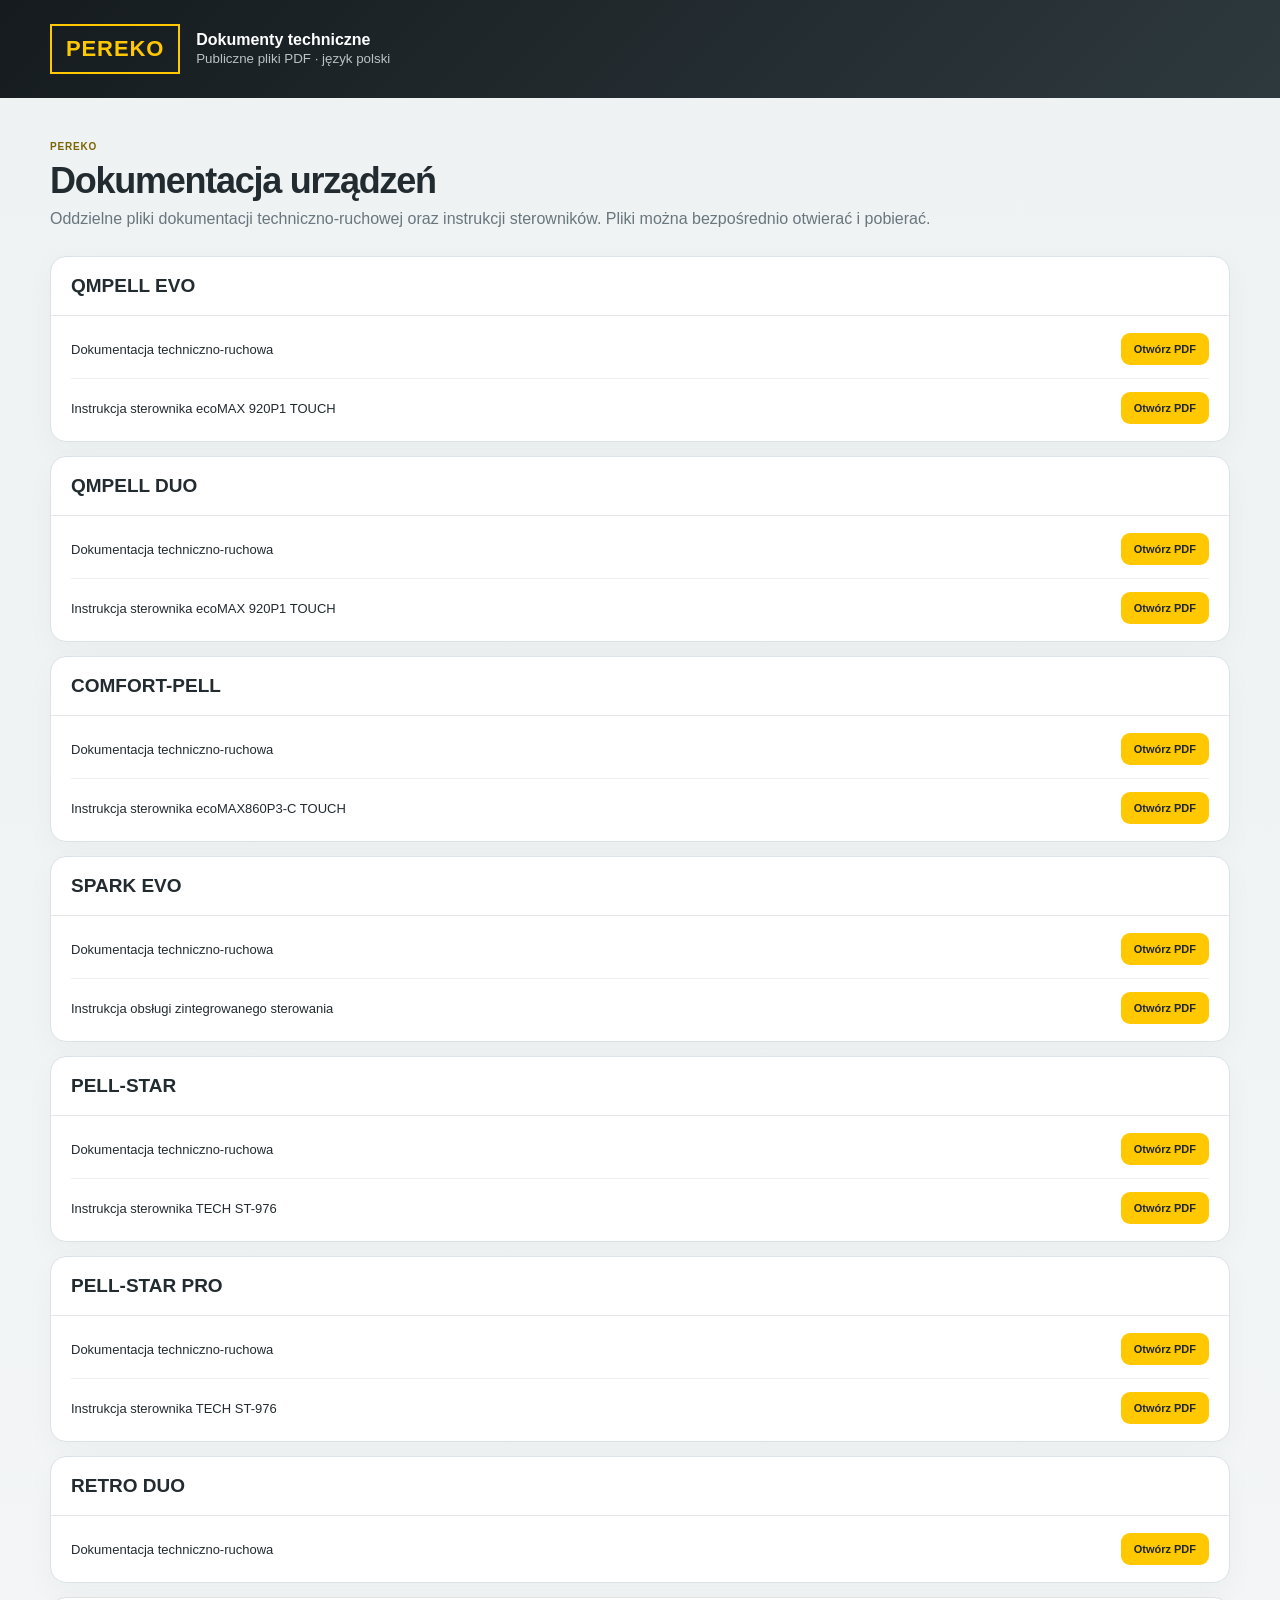
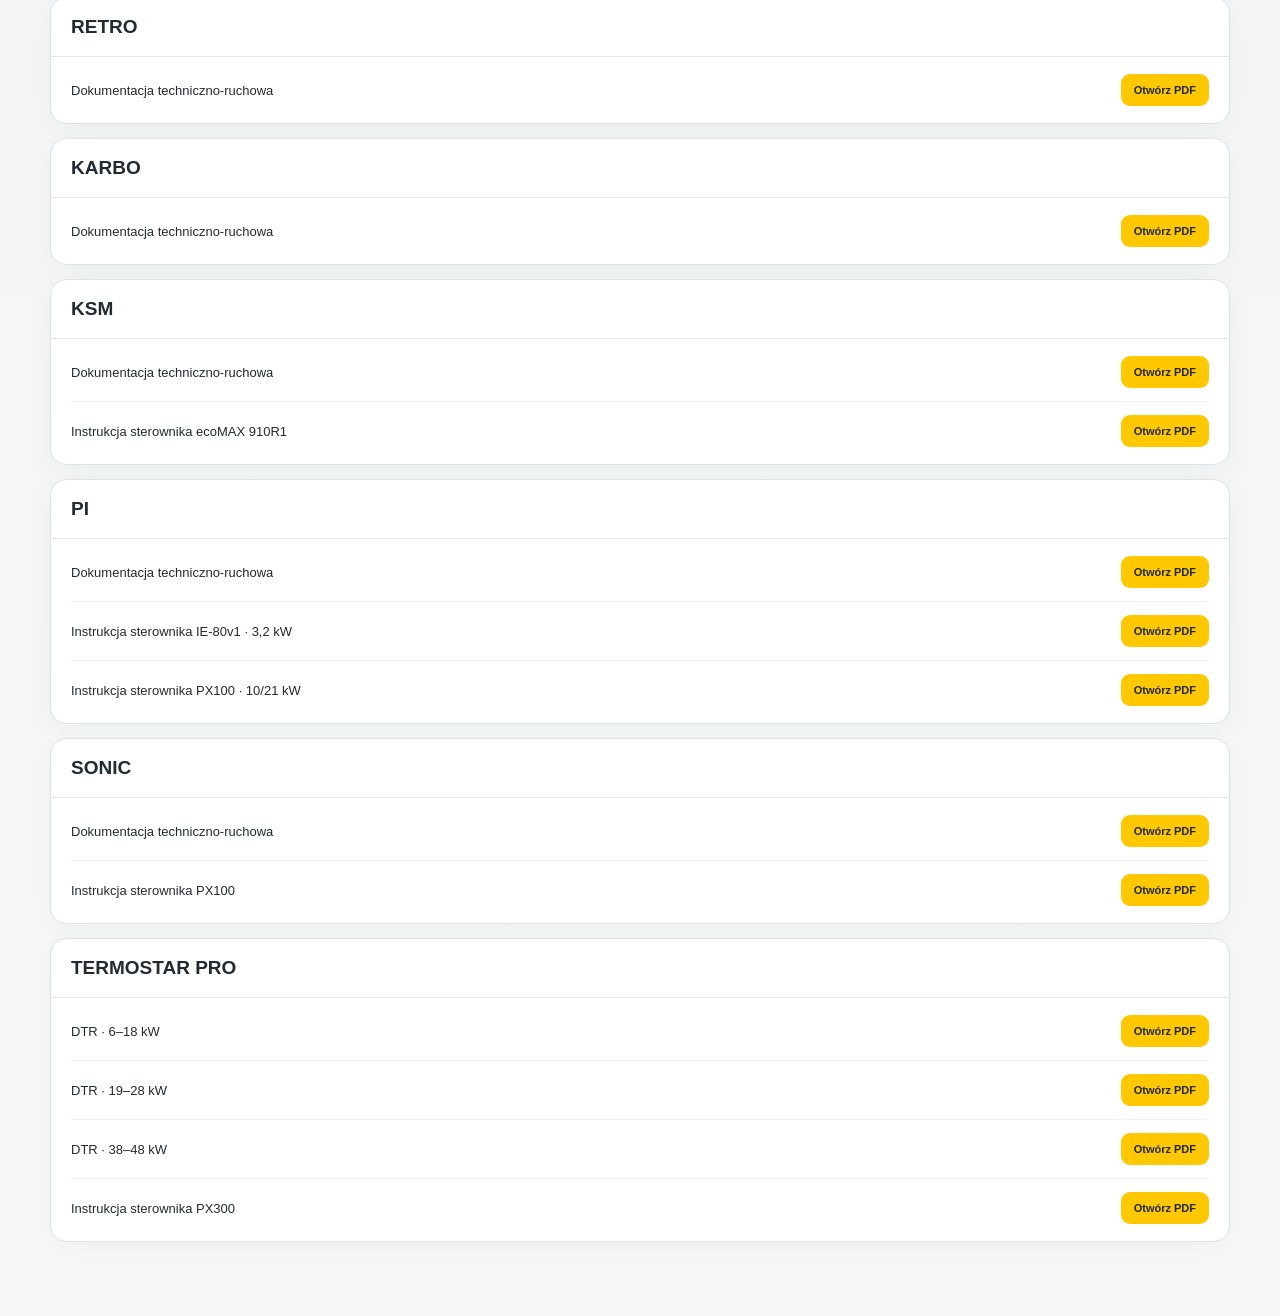
<file: docs/pereko-docs/index.html>
<!doctype html>
<html lang="pl">
<head>
<meta charset="utf-8">
<meta name="viewport" content="width=device-width,initial-scale=1">
<title>PEREKO — dokumenty techniczne</title>
<style>
:root{--yellow:#ffc800;--ink:#222b30;--muted:#69767d;--line:#dce2e5}*{box-sizing:border-box}body{margin:0;background:linear-gradient(180deg,#eef2f3,#f7f8f8);color:var(--ink);font-family:"Segoe UI",Arial,sans-serif}.top{background:linear-gradient(135deg,#151b1e,#2e393e);padding:24px}.inner{width:min(1180px,calc(100% - 32px));margin:auto}.brand{display:flex;align-items:center;gap:16px;color:#fff}.logo{border:2px solid var(--yellow);color:var(--yellow);font-weight:900;font-size:22px;padding:10px 14px;letter-spacing:.04em}.brand b{display:block}.brand small{color:#b8c2c6}.main{padding:38px 0 60px}.tag{font-size:10px;font-weight:900;color:#7b6500;text-transform:uppercase;letter-spacing:.08em}.main h1{font-size:36px;letter-spacing:-.035em;margin:6px 0 8px}.lead{color:var(--muted);margin:0 0 28px}.card{background:#fff;border:1px solid var(--line);border-radius:16px;overflow:hidden;margin:14px 0;box-shadow:0 10px 30px rgba(35,43,47,.035)}.head{padding:18px 20px;border-bottom:1px solid #e4e8ea}.head h2{margin:0;font-size:19px}.files{padding:4px 20px}.file{display:flex;justify-content:space-between;gap:18px;align-items:center;padding:13px 0;border-top:1px solid #edf0f1}.file:first-child{border-top:0}.file span{font-size:13px}.file a{text-decoration:none;background:var(--yellow);color:#20272b;font-size:11px;font-weight:900;border-radius:9px;padding:10px 13px;white-space:nowrap}@media(max-width:650px){.file{align-items:flex-start;flex-direction:column}.file a{width:100%;text-align:center}.main h1{font-size:28px}}
</style>
</head>
<body>
<header class="top"><div class="inner"><div class="brand"><div class="logo">PEREKO</div><div><b>Dokumenty techniczne</b><small>Publiczne pliki PDF · język polski</small></div></div></div></header>
<main class="main"><div class="inner"><span class="tag">PEREKO</span><h1>Dokumentacja urządzeń</h1><p class="lead">Oddzielne pliki dokumentacji techniczno-ruchowej oraz instrukcji sterowników. Pliki można bezpośrednio otwierać i pobierać.</p><div id="list"></div></div></main>
<script>
const docs=[
['QMPELL EVO',[['Dokumentacja techniczno-ruchowa','pl/qmpell-evo-dtr-pl.pdf'],['Instrukcja sterownika ecoMAX 920P1 TOUCH','pl/qmpell-evo-sterownik-ecomaxx-920p1-touch-pl.pdf']]],
['QMPELL DUO',[['Dokumentacja techniczno-ruchowa','pl/qmpell-duo-dtr-pl.pdf'],['Instrukcja sterownika ecoMAX 920P1 TOUCH','pl/qmpell-duo-sterownik-ecomaxx-920p1-touch-pl.pdf']]],
['COMFORT-PELL',[['Dokumentacja techniczno-ruchowa','pl/comfort-pell-dtr-pl.pdf'],['Instrukcja sterownika ecoMAX860P3-C TOUCH','pl/comfort-pell-sterownik-ecomax860p3-c-touch-pl.pdf']]],
['SPARK EVO',[['Dokumentacja techniczno-ruchowa','pl/spark-evo-dtr-pl.pdf'],['Instrukcja obsługi zintegrowanego sterowania','pl/spark-evo-instrukcja-sterowania-pl.pdf']]],
['PELL-STAR',[['Dokumentacja techniczno-ruchowa','pl/pell-star-dtr-pl.pdf'],['Instrukcja sterownika TECH ST-976','pl/pell-star-sterownik-st-976-pl.pdf']]],
['PELL-STAR PRO',[['Dokumentacja techniczno-ruchowa','pl/pell-star-pro-dtr-pl.pdf'],['Instrukcja sterownika TECH ST-976','pl/pell-star-pro-sterownik-st-976-pl.pdf']]],
['RETRO DUO',[['Dokumentacja techniczno-ruchowa','pl/retro-duo-dtr-pl.pdf']]],
['RETRO',[['Dokumentacja techniczno-ruchowa','pl/retro-dtr-pl.pdf']]],
['KARBO',[['Dokumentacja techniczno-ruchowa','pl/karbo-dtr-pl.pdf']]],
['KSM',[['Dokumentacja techniczno-ruchowa','pl/ksm-dtr-pl.pdf'],['Instrukcja sterownika ecoMAX 910R1','pl/ksm-sterownik-ecomax-910r1-pl.pdf']]],
['PI',[['Dokumentacja techniczno-ruchowa','pl/pi-dtr-pl.pdf'],['Instrukcja sterownika IE-80v1 · 3,2 kW','pl/pi-sterownik-ie-80v1-pl.pdf'],['Instrukcja sterownika PX100 · 10/21 kW','pl/pi-sterownik-px100-pl.pdf']]],
['SONIC',[['Dokumentacja techniczno-ruchowa','pl/sonic-dtr-pl.pdf'],['Instrukcja sterownika PX100','pl/sonic-sterownik-px100-pl.pdf']]],
['TERMOSTAR PRO',[['DTR · 6–18 kW','pl/termostar-pro-6-18-dtr-pl.pdf'],['DTR · 19–28 kW','pl/termostar-pro-19-28-dtr-pl.pdf'],['DTR · 38–48 kW','pl/termostar-pro-38-48-dtr-pl.pdf'],['Instrukcja sterownika PX300','pl/termostar-pro-sterownik-px300-pl.pdf']]]
];
document.getElementById('list').innerHTML=docs.map(([name,files])=>`<section class="card"><div class="head"><h2>${name}</h2></div><div class="files">${files.map(([label,url])=>`<div class="file"><span>${label}</span><a href="${url}" target="_blank" rel="noopener">Otwórz PDF</a></div>`).join('')}</div></section>`).join('');
</script>
</body></html>
</file>
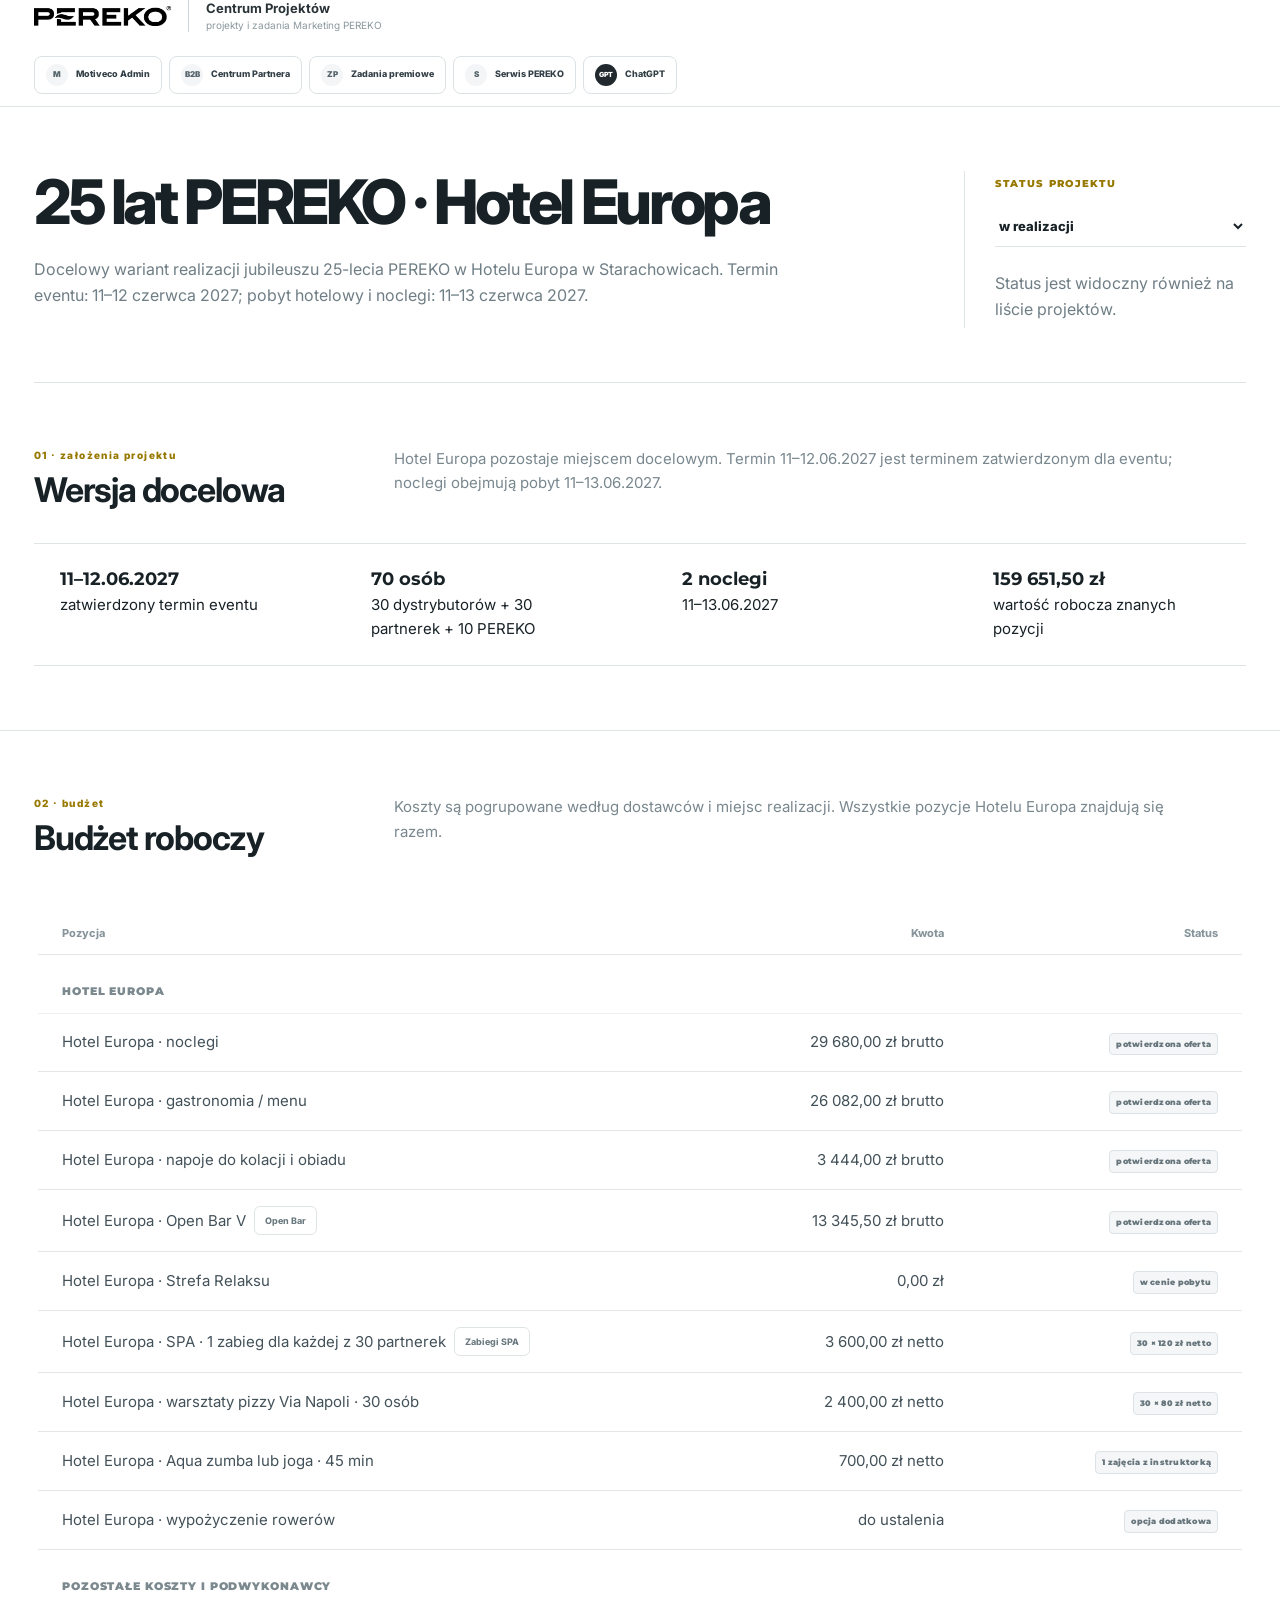
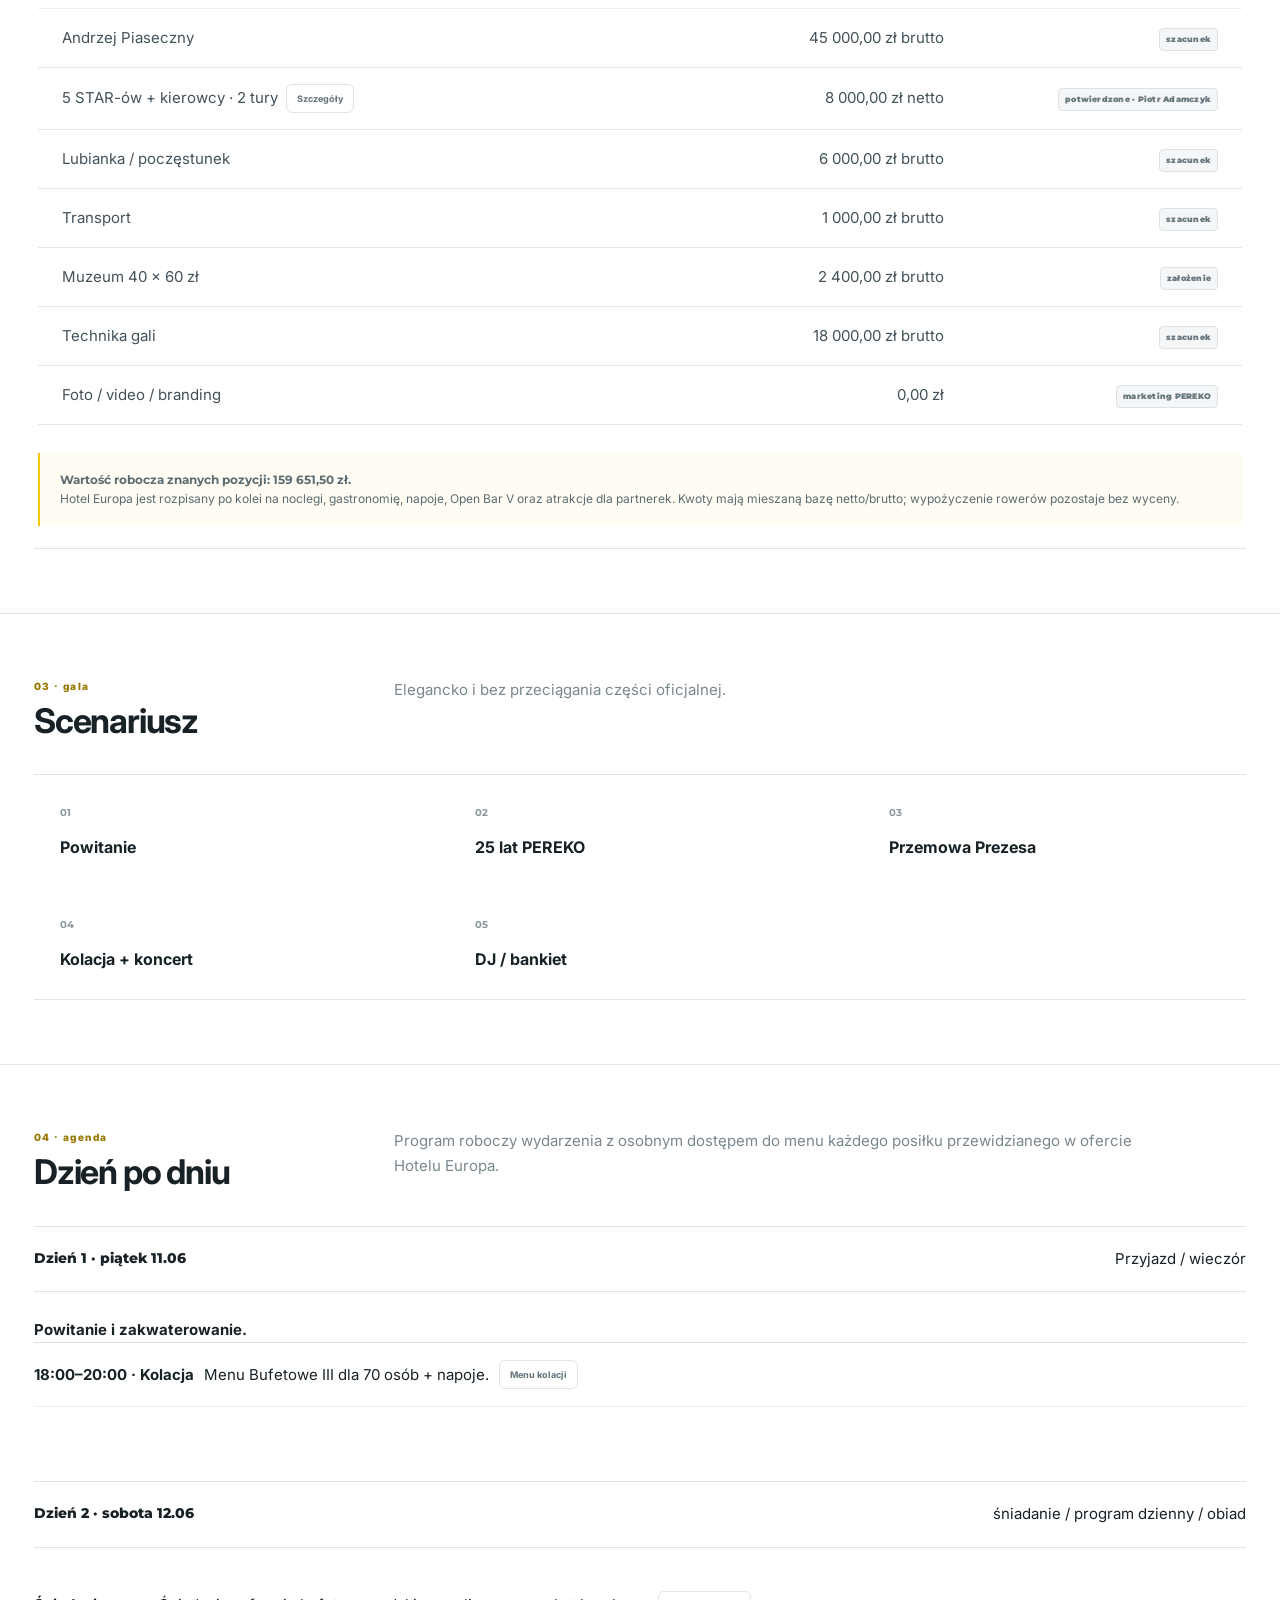
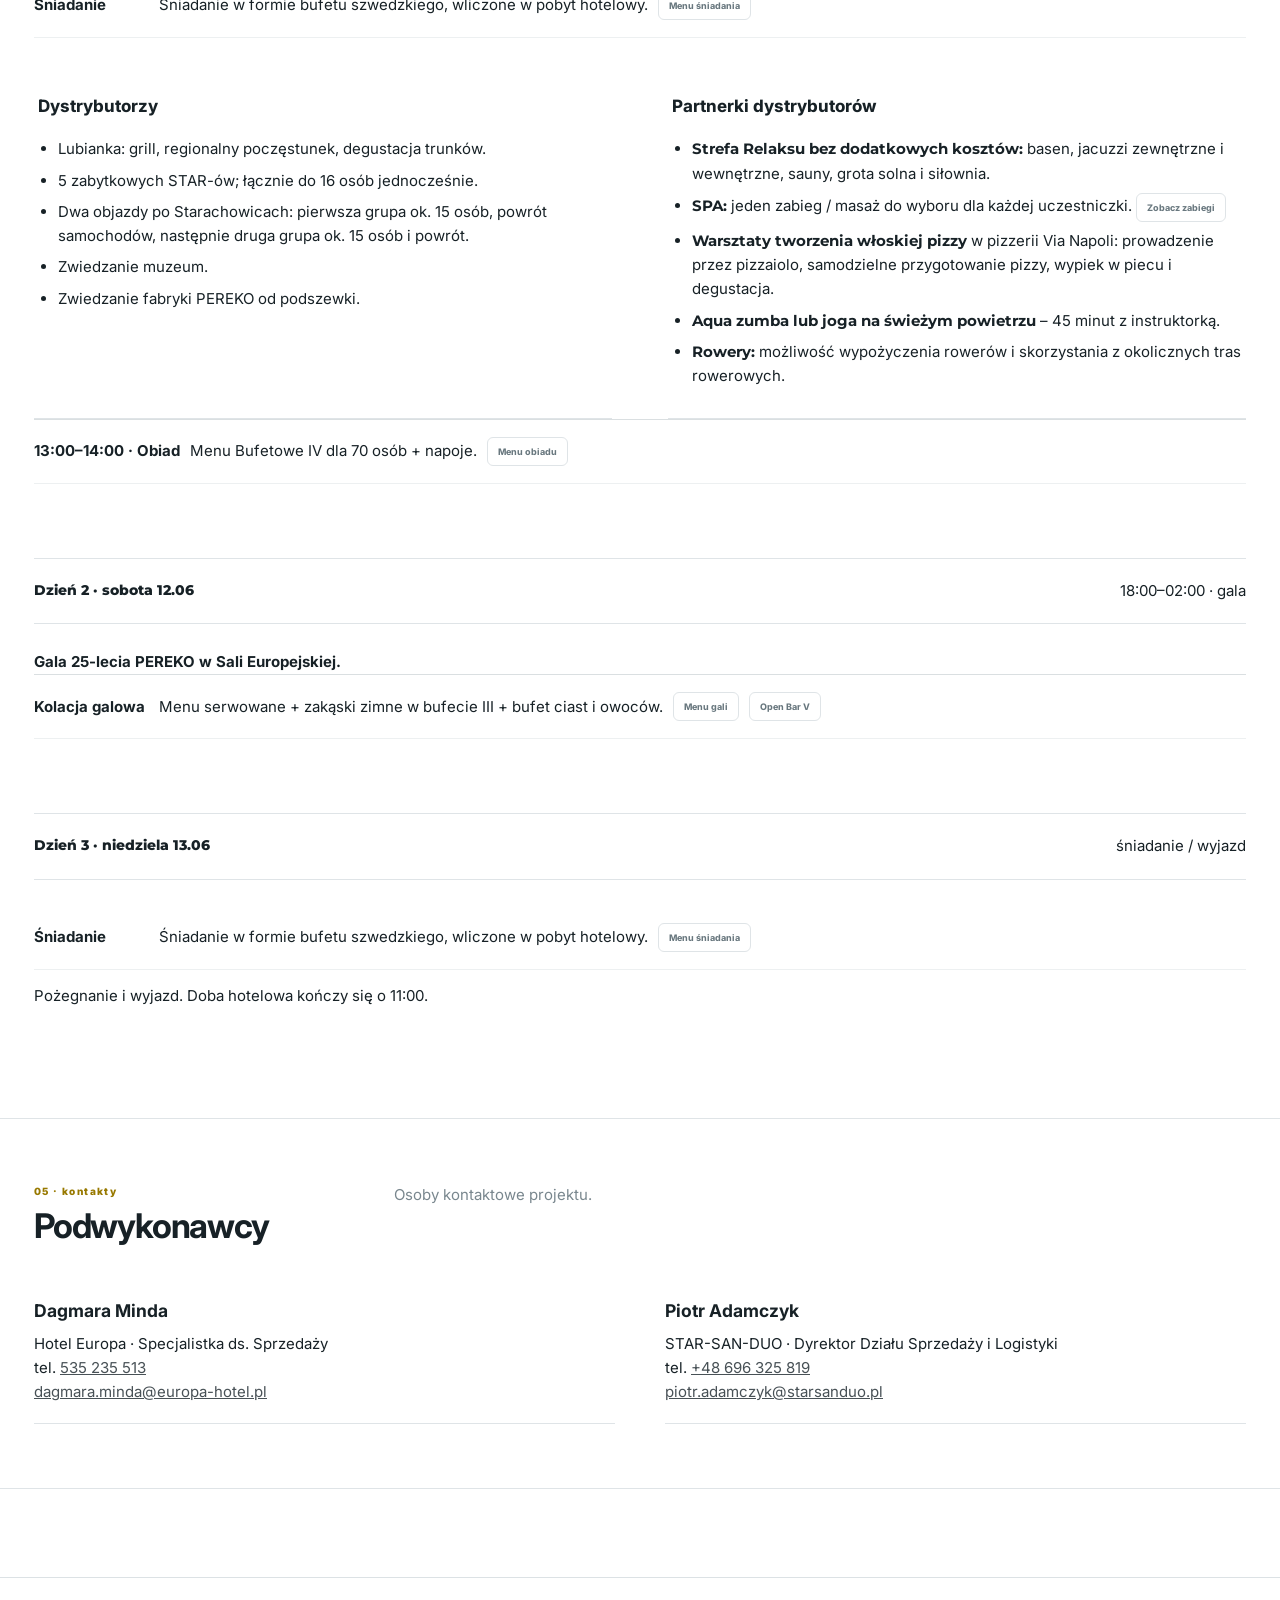
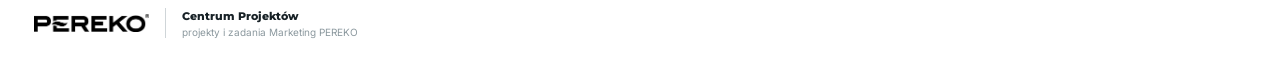
<file: projekty/194-2026/index.html>
<!DOCTYPE html>
<html lang="pl">
<head>
<meta charset="utf-8">
<meta name="viewport" content="width=device-width,initial-scale=1">
<title>PEREKO – Projekt 194/26 | 25-lecie</title>
<link rel="preconnect" href="https://fonts.googleapis.com">
<link rel="preconnect" href="https://fonts.gstatic.com" crossorigin>
<link href="https://fonts.googleapis.com/css2?family=Montserrat:wght@500;600;700;800;900&family=Source+Sans+3:wght@400;500;600;700&display=swap" rel="stylesheet">
<style>
:root{--yellow:#ffdd00;--yellow-soft:#fff2a8;--dark:#485156;--dark2:#343b3f;--mid:#6e777d;--light:#dadfe1;--soft:#f6f7f7;--ink:#343b3f;--green:#2f6f45;--green-soft:#eaf4ed;--blue:#426887;--blue-soft:#e8f1f7;--amber:#8b6b00;--amber-soft:#fff3c7}
*{box-sizing:border-box}html{scroll-behavior:smooth}body{margin:0;color:var(--ink);font-family:'Source Sans 3',sans-serif}.wrap{width:min(1240px,calc(100% - 64px));margin:0 auto}
h1,h2,h3,h4,.section-no,.day-label,.btn,.project-back,.topnav a,.panel-title,.status-select,.alarm-btn,.brand-word,.mini-btn,.status-pill,.modal-close{font-family:'Montserrat',sans-serif}
.topbar{position:sticky;top:0;z-index:1000;background:rgba(72,81,86,.98);border-bottom:1px solid rgba(255,255,255,.12)}
.topbar .wrap{min-height:80px;display:flex;align-items:center;justify-content:space-between;gap:24px}
.topbar-left{display:flex;align-items:center;gap:12px;min-width:0;flex-wrap:wrap}
.brand-group{display:flex;align-items:center;gap:20px;min-width:0}.brand-word{color:#fff;font-size:32px;line-height:1;font-weight:900;letter-spacing:.045em;white-space:nowrap}.brand-divider{width:1px;height:36px;background:rgba(255,255,255,.34);flex:0 0 auto;margin:0 2px}.panel-title{display:flex;flex-direction:column;justify-content:center;line-height:1.1;color:#fff;white-space:nowrap}.panel-title .line1{font-size:10px;font-weight:500;letter-spacing:.02em;color:#f0f2f3}.panel-title .line2{margin-top:5px;font-size:12px;font-weight:900;letter-spacing:.02em;color:#fff}
.project-controls{display:flex;align-items:center;gap:8px;flex-wrap:wrap;margin-left:4px}.project-back,.alarm-btn{color:#fff;text-decoration:none;border:1px solid rgba(255,255,255,.35);background:transparent;padding:8px 11px;border-radius:5px;font-size:9px;font-weight:700;cursor:pointer}.project-back:hover,.alarm-btn:hover{background:#fff;color:var(--dark)}.alarm-btn.is-set{background:#fff;color:var(--dark);border-color:#fff}.alarm-btn.is-set:hover{background:#f6f7f7;color:var(--dark)}
.topnav{display:flex;gap:8px;flex-wrap:wrap}.topnav a{color:#fff;text-decoration:none;border:1px solid rgba(255,255,255,.30);padding:9px 12px;border-radius:6px;font-size:9px;font-weight:700}.topnav a:hover{background:var(--yellow);color:var(--dark)}
.hero{background:var(--dark);color:#fff}.hero .wrap{padding:40px 0 44px}.hero-grid{display:grid;grid-template-columns:minmax(0,1.55fr) minmax(250px,.45fr);gap:18px;align-items:start}h1{margin:0;font-size:clamp(38px,5vw,62px);line-height:1.04;letter-spacing:-.04em}.hero p{max-width:900px;margin:15px 0 0;color:#e9ecee;font-size:17px}.server-box{margin-top:20px;padding:14px 16px;border:1px solid rgba(255,255,255,.18);border-radius:7px;background:rgba(255,255,255,.05)}.server-title{font-family:'Montserrat',sans-serif;font-size:8px;font-weight:800;color:#d8dee1}.server-row{display:flex;align-items:center;justify-content:space-between;gap:16px;flex-wrap:wrap;margin-top:6px}.server-path{font-size:13px;color:#fff;word-break:break-all}.server-btn{background:var(--yellow);border:0;padding:9px 11px;border-radius:5px;font-family:'Montserrat',sans-serif;font-size:8px;font-weight:800;cursor:pointer}.hero-side{background:var(--yellow);color:var(--dark);padding:14px 15px;border-radius:8px}.hero-side .kicker{font-family:'Montserrat',sans-serif;font-size:8px;font-weight:800}.status-select{width:100%;margin-top:8px;border:1px solid rgba(72,81,86,.25);background:#fff;padding:9px 10px;border-radius:6px;font-size:9px;font-weight:800}.hero-side p{color:var(--dark);font-size:12px;margin:8px 0 0}
main{padding-bottom:70px}.section{padding:44px 0;border-bottom:1px solid var(--light)}.section-head{display:grid;grid-template-columns:270px 1fr;gap:38px;margin-bottom:22px}.section-no{font-size:9px;font-weight:800;letter-spacing:.12em;color:var(--mid)}h2{margin:5px 0 0;font-size:clamp(28px,3vw,40px);line-height:1.05}.lead{margin:0;color:var(--mid);font-size:17px}.summary{display:grid;grid-template-columns:repeat(4,1fr);gap:12px}.card{border:1px solid var(--light);border-radius:8px;padding:18px;background:#fff}.card strong{font-family:'Montserrat',sans-serif}.date-card{border-color:#bfc6c9;background:#fafbfb}.date-card strong{font-size:18px}.day-block{margin-top:14px;border:1px solid var(--light);border-radius:8px;overflow:hidden}.day-head{display:flex;justify-content:space-between;gap:18px;background:var(--soft);padding:13px 16px;border-bottom:1px solid var(--light)}.day-label{font-size:10px;font-weight:800}.day-content{padding:16px}.dual{display:grid;grid-template-columns:1fr 1fr;gap:16px}.dual ul{margin:0;padding-left:20px}.dual li{margin:7px 0}.meal-row{display:flex;align-items:center;gap:10px;flex-wrap:wrap;margin-top:12px;padding-top:12px;border-top:1px solid var(--light)}.meal-row:first-child{margin-top:0;padding-top:0;border-top:0}.meal-row strong{min-width:115px}.steps{display:grid;grid-template-columns:repeat(5,1fr);gap:10px}.step{border:1px solid var(--light);border-radius:8px;padding:14px}.step b{display:block;font-family:'Montserrat',sans-serif;font-size:10px;color:var(--mid)}.step strong{display:block;margin-top:4px}
table{width:100%;border-collapse:collapse;font-size:14px}th,td{padding:11px 9px;border-bottom:1px solid var(--light);text-align:left;vertical-align:middle}th{font-family:'Montserrat',sans-serif;font-size:9px}td:nth-child(2),th:nth-child(2){text-align:right;white-space:nowrap}td:nth-child(3),th:nth-child(3){text-align:right}.budget-name{display:flex;align-items:center;gap:8px;flex-wrap:wrap}.mini-btn{border:1px solid #c8cdd0;background:#fff;color:var(--dark);border-radius:5px;padding:5px 8px;font-size:8px;font-weight:800;cursor:pointer;white-space:nowrap}.mini-btn:hover{background:var(--dark);color:#fff;border-color:var(--dark)}.status-pill{display:inline-flex;align-items:center;padding:5px 8px;border-radius:999px;font-size:8px;font-weight:900;letter-spacing:.03em;white-space:nowrap}.status-confirmed{background:var(--green-soft);color:var(--green);border:1px solid #bdd6c5}.status-estimate{background:var(--amber-soft);color:var(--amber);border:1px solid #ead68f}.status-assumption{background:var(--blue-soft);color:var(--blue);border:1px solid #bfd2df}.status-internal{background:#eceff0;color:#5f696e;border:1px solid #d2d7d9}.budget-group td{background:#f0f2f3;border-top:2px solid #c8cdd0;border-bottom:1px solid #c8cdd0;padding:9px;font-family:'Montserrat',sans-serif;font-size:10px;font-weight:900;letter-spacing:.08em;text-transform:uppercase;color:var(--dark)}.budget-group.hotel td{background:var(--yellow-soft)}.note{margin-top:14px;padding:14px 16px;border-left:4px solid var(--yellow);background:#fafaf8}.note strong{font-family:'Montserrat',sans-serif}
.contacts{display:grid;grid-template-columns:1fr 1fr;gap:16px}.contact{border:1px solid var(--light);border-radius:8px;padding:18px}.contact h3{margin:0 0 6px}.contact a{color:var(--dark)}
.alarm-panel,.info-panel{position:fixed;inset:0;background:rgba(35,40,43,.58);display:none;place-items:center;z-index:2000;padding:20px}.alarm-panel.show,.info-panel.show{display:grid}.alarm-dialog,.info-dialog{width:min(980px,calc(100% - 20px));max-height:88vh;overflow:auto;background:#fff;border-radius:10px;padding:22px;box-shadow:0 24px 70px rgba(0,0,0,.25)}.alarm-dialog{width:min(440px,calc(100% - 40px))}.alarm-dialog input{width:100%;padding:11px;border:1px solid var(--light);border-radius:6px}.alarm-actions,.modal-head{display:flex;gap:8px;align-items:center;justify-content:space-between}.alarm-actions{justify-content:flex-end;margin-top:15px}.alarm-actions button{border:0;border-radius:6px;padding:10px 12px;font-family:'Montserrat',sans-serif;font-size:8px;font-weight:800}.alarm-save{background:var(--yellow)}.alarm-cancel{background:var(--dark);color:#fff}.modal-head{border-bottom:1px solid var(--light);padding-bottom:12px;margin-bottom:16px}.modal-head h3{margin:0}.modal-close{border:0;background:#eceff0;color:var(--dark);width:32px;height:32px;border-radius:50%;font-size:18px;cursor:pointer}.modal-grid{display:grid;grid-template-columns:repeat(2,1fr);gap:12px}.option-card{border:1px solid var(--light);border-radius:8px;padding:15px;background:#fff}.option-card.selected{border:2px solid var(--yellow);background:#fffdf0}.option-title{display:flex;align-items:center;justify-content:space-between;gap:10px}.option-title strong{font-family:'Montserrat',sans-serif}.choice{font-family:'Montserrat',sans-serif;font-size:8px;font-weight:900;background:var(--yellow);padding:4px 7px;border-radius:999px}.option-price{margin-top:6px;font-family:'Montserrat',sans-serif;font-weight:900;color:var(--dark)}.option-card ul{margin:10px 0 0;padding-left:18px}.option-card li{margin:4px 0}.modal-note{margin-top:14px;padding:12px 14px;background:var(--soft);border-radius:7px;color:var(--mid)}
.footer{background:var(--dark);color:#fff;padding:32px 0}.footer strong{font-family:'Montserrat',sans-serif}
@media(max-width:1000px){.wrap{width:min(100% - 40px,860px)}.topbar .wrap{padding:10px 0;align-items:flex-start;flex-direction:column}.topbar-left{justify-content:flex-start}.hero-grid,.section-head,.dual,.contacts{grid-template-columns:1fr}.summary{grid-template-columns:repeat(2,1fr)}.steps{grid-template-columns:1fr 1fr}.modal-grid{grid-template-columns:1fr}}
@media(max-width:600px){.wrap{width:calc(100% - 28px)}.brand-group{gap:14px}.brand-word{font-size:27px}.brand-divider{height:32px}.panel-title .line1{font-size:9px}.panel-title .line2{font-size:10px}.summary,.steps{grid-template-columns:1fr}table{font-size:12px}th,td{padding:9px 6px}.status-pill{white-space:normal}.budget-name{display:block}.mini-btn{margin-top:6px}.meal-row{align-items:flex-start}.meal-row strong{min-width:100%}}
</style>
<link href="https://fonts.googleapis.com/css2?family=Inter:wght@400;500;600;700;800;900&display=swap" rel="stylesheet"><link rel="stylesheet" href="/projects-v2.css">
</head>
<body>
<nav class="topbar"><div class="wrap"><div class="topbar-left"><div class="brand-group"><div class="brand-word">PEREKO</div><div class="brand-divider"></div><div class="panel-title"><span class="line1">Projekt 194/26</span><span class="line2">25-lecie PEREKO</span></div></div><div class="project-controls"><a class="project-back" href="/">← Powrót do projektów</a><button id="alarmTopBtn" class="alarm-btn" onclick="openAlarmDialog()">Ustaw alarm</button></div></div><div class="topnav"><a href="#overview">Projekt</a><a href="#budget">Budżet</a><a href="#gala">Gala</a><a href="#agenda">Agenda</a><a href="#contacts">Kontakty</a></div></div></nav>
<header class="hero"><div class="wrap"><div class="hero-grid"><div><h1>25 lat PEREKO · Hotel Europa</h1><p>Docelowy wariant realizacji jubileuszu 25-lecia PEREKO w Hotelu Europa w Starachowicach. Termin eventu: 11–12 czerwca 2027; pobyt hotelowy i noclegi: 11–13 czerwca 2027.</p></div><div class="hero-side"><div class="kicker">Status projektu</div><select id="projectStatus" class="status-select" onchange="saveProjectStatus()"><option>zaplanowany</option><option>w realizacji</option><option>przekazany dalej</option><option>zakończony</option></select><p>Status jest widoczny również na liście projektów.</p></div></div></div></header>
<main>
<section id="overview" class="section"><div class="wrap"><div class="section-head"><div><div class="section-no">01 · założenia projektu</div><h2>Wersja docelowa</h2></div><p class="lead">Hotel Europa pozostaje miejscem docelowym. Termin 11–12.06.2027 jest terminem zatwierdzonym dla eventu; noclegi obejmują pobyt 11–13.06.2027.</p></div><div class="summary"><div class="card date-card"><strong>11–12.06.2027</strong><br>zatwierdzony termin eventu</div><div class="card"><strong>70 osób</strong><br>30 dystrybutorów + 30 partnerek + 10 PEREKO</div><div class="card"><strong>2 noclegi</strong><br>11–13.06.2027</div><div class="card"><strong>159 651,50 zł</strong><br>wartość robocza znanych pozycji</div></div></div></section>
<section id="budget" class="section"><div class="wrap"><div class="section-head"><div><div class="section-no">02 · budżet</div><h2>Budżet roboczy</h2></div><p class="lead">Koszty są pogrupowane według dostawców i miejsc realizacji. Wszystkie pozycje Hotelu Europa znajdują się razem.</p></div><div class="card"><table><thead><tr><th>Pozycja</th><th>Kwota</th><th>Status</th></tr></thead><tbody>
<tr class="budget-group hotel"><td colspan="3">Hotel Europa</td></tr>
<tr><td>Hotel Europa · noclegi</td><td>29 680,00 zł brutto</td><td><span class="status-pill status-confirmed">potwierdzona oferta</span></td></tr>
<tr><td>Hotel Europa · gastronomia / menu</td><td>26 082,00 zł brutto</td><td><span class="status-pill status-confirmed">potwierdzona oferta</span></td></tr>
<tr><td>Hotel Europa · napoje do kolacji i obiadu</td><td>3 444,00 zł brutto</td><td><span class="status-pill status-confirmed">potwierdzona oferta</span></td></tr>
<tr><td><div class="budget-name"><span>Hotel Europa · Open Bar V</span><button class="mini-btn" onclick="openInfo('openbar')">Open Bar</button></div></td><td>13 345,50 zł brutto</td><td><span class="status-pill status-confirmed">potwierdzona oferta</span></td></tr>
<tr><td>Hotel Europa · Strefa Relaksu</td><td>0,00 zł</td><td><span class="status-pill status-confirmed">w cenie pobytu</span></td></tr>
<tr><td><div class="budget-name"><span>Hotel Europa · SPA · 1 zabieg dla każdej z 30 partnerek</span><button class="mini-btn" onclick="openInfo('spa')">Zabiegi SPA</button></div></td><td>3 600,00 zł netto</td><td><span class="status-pill status-assumption">30 × 120 zł netto</span></td></tr>
<tr><td>Hotel Europa · warsztaty pizzy Via Napoli · 30 osób</td><td>2 400,00 zł netto</td><td><span class="status-pill status-assumption">30 × 80 zł netto</span></td></tr>
<tr><td>Hotel Europa · Aqua zumba lub joga · 45 min</td><td>700,00 zł netto</td><td><span class="status-pill status-assumption">1 zajęcia z instruktorką</span></td></tr>
<tr><td>Hotel Europa · wypożyczenie rowerów</td><td>do ustalenia</td><td><span class="status-pill status-assumption">opcja dodatkowa</span></td></tr>
<tr class="budget-group"><td colspan="3">Pozostałe koszty i podwykonawcy</td></tr>
<tr><td>Andrzej Piaseczny</td><td>45 000,00 zł brutto</td><td><span class="status-pill status-estimate">szacunek</span></td></tr>
<tr><td><div class="budget-name"><span>5 STAR-ów + kierowcy · 2 tury</span><button class="mini-btn" onclick="openInfo('stars')">Szczegóły</button></div></td><td>8 000,00 zł netto</td><td><span class="status-pill status-confirmed">potwierdzone · Piotr Adamczyk</span></td></tr>
<tr><td>Lubianka / poczęstunek</td><td>6 000,00 zł brutto</td><td><span class="status-pill status-estimate">szacunek</span></td></tr>
<tr><td>Transport</td><td>1 000,00 zł brutto</td><td><span class="status-pill status-estimate">szacunek</span></td></tr>
<tr><td>Muzeum 40 × 60 zł</td><td>2 400,00 zł brutto</td><td><span class="status-pill status-assumption">założenie</span></td></tr>
<tr><td>Technika gali</td><td>18 000,00 zł brutto</td><td><span class="status-pill status-estimate">szacunek</span></td></tr>
<tr><td>Foto / video / branding</td><td>0,00 zł</td><td><span class="status-pill status-internal">marketing PEREKO</span></td></tr>
</tbody></table><div class="note"><strong>Wartość robocza znanych pozycji: 159 651,50 zł.</strong><br>Hotel Europa jest rozpisany po kolei na noclegi, gastronomię, napoje, Open Bar V oraz atrakcje dla partnerek. Kwoty mają mieszaną bazę netto/brutto; wypożyczenie rowerów pozostaje bez wyceny.</div></div></div></section>
<section id="gala" class="section"><div class="wrap"><div class="section-head"><div><div class="section-no">03 · gala</div><h2>Scenariusz</h2></div><p class="lead">Elegancko i bez przeciągania części oficjalnej.</p></div><div class="steps"><div class="step"><b>01</b><strong>Powitanie</strong></div><div class="step"><b>02</b><strong>25 lat PEREKO</strong></div><div class="step"><b>03</b><strong>Przemowa Prezesa</strong></div><div class="step"><b>04</b><strong>Kolacja + koncert</strong></div><div class="step"><b>05</b><strong>DJ / bankiet</strong></div></div></div></section>
<section id="agenda" class="section"><div class="wrap"><div class="section-head"><div><div class="section-no">04 · agenda</div><h2>Dzień po dniu</h2></div><p class="lead">Program roboczy wydarzenia z osobnym dostępem do menu każdego posiłku przewidzianego w ofercie Hotelu Europa.</p></div>
<div class="day-block"><div class="day-head"><div class="day-label">Dzień 1 · piątek 11.06</div><div>Przyjazd / wieczór</div></div><div class="day-content"><strong>Powitanie i zakwaterowanie.</strong><div class="meal-row"><strong>18:00–20:00 · Kolacja</strong><span>Menu Bufetowe III dla 70 osób + napoje.</span><button class="mini-btn" onclick="openInfo('menu11')">Menu kolacji</button></div></div></div>
<div class="day-block"><div class="day-head"><div class="day-label">Dzień 2 · sobota 12.06</div><div>śniadanie / program dzienny / obiad</div></div><div class="day-content"><div class="meal-row"><strong>Śniadanie</strong><span>Śniadanie w formie bufetu szwedzkiego, wliczone w pobyt hotelowy.</span><button class="mini-btn" onclick="openInfo('breakfast')">Menu śniadania</button></div><div class="dual" style="margin-top:16px"><div class="card"><h3>Dystrybutorzy</h3><ul><li>Lubianka: grill, regionalny poczęstunek, degustacja trunków.</li><li>5 zabytkowych STAR-ów; łącznie do 16 osób jednocześnie.</li><li>Dwa objazdy po Starachowicach: pierwsza grupa ok. 15 osób, powrót samochodów, następnie druga grupa ok. 15 osób i powrót.</li><li>Zwiedzanie muzeum.</li><li>Zwiedzanie fabryki PEREKO od podszewki.</li></ul></div><div class="card"><h3>Partnerki dystrybutorów</h3><ul><li><strong>Strefa Relaksu bez dodatkowych kosztów:</strong> basen, jacuzzi zewnętrzne i wewnętrzne, sauny, grota solna i siłownia.</li><li><strong>SPA:</strong> jeden zabieg / masaż do wyboru dla każdej uczestniczki. <button class="mini-btn" onclick="openInfo('spa')">Zobacz zabiegi</button></li><li><strong>Warsztaty tworzenia włoskiej pizzy</strong> w pizzerii Via Napoli: prowadzenie przez pizzaiolo, samodzielne przygotowanie pizzy, wypiek w piecu i degustacja.</li><li><strong>Aqua zumba lub joga na świeżym powietrzu</strong> – 45 minut z instruktorką.</li><li><strong>Rowery:</strong> możliwość wypożyczenia rowerów i skorzystania z okolicznych tras rowerowych.</li></ul></div></div><div class="meal-row"><strong>13:00–14:00 · Obiad</strong><span>Menu Bufetowe IV dla 70 osób + napoje.</span><button class="mini-btn" onclick="openInfo('lunch12')">Menu obiadu</button></div></div></div>
<div class="day-block"><div class="day-head"><div class="day-label">Dzień 2 · sobota 12.06</div><div>18:00–02:00 · gala</div></div><div class="day-content"><strong>Gala 25-lecia PEREKO w Sali Europejskiej.</strong><div class="meal-row"><strong>Kolacja galowa</strong><span>Menu serwowane + zakąski zimne w bufecie III + bufet ciast i owoców.</span><button class="mini-btn" onclick="openInfo('galaMenu')">Menu gali</button><button class="mini-btn" onclick="openInfo('openbar')">Open Bar V</button></div></div></div>
<div class="day-block"><div class="day-head"><div class="day-label">Dzień 3 · niedziela 13.06</div><div>śniadanie / wyjazd</div></div><div class="day-content"><div class="meal-row"><strong>Śniadanie</strong><span>Śniadanie w formie bufetu szwedzkiego, wliczone w pobyt hotelowy.</span><button class="mini-btn" onclick="openInfo('breakfast')">Menu śniadania</button></div><div style="margin-top:14px">Pożegnanie i wyjazd. Doba hotelowa kończy się o 11:00.</div></div></div>
</div></section>
<section id="contacts" class="section"><div class="wrap"><div class="section-head"><div><div class="section-no">05 · kontakty</div><h2>Podwykonawcy</h2></div><p class="lead">Osoby kontaktowe projektu.</p></div><div class="contacts"><div class="contact"><h3>Dagmara Minda</h3><div>Hotel Europa · Specjalistka ds. Sprzedaży</div><div>tel. <a href="tel:+48535235513">535 235 513</a></div><div><a href="mailto:dagmara.minda@europa-hotel.pl">dagmara.minda@europa-hotel.pl</a></div></div><div class="contact"><h3>Piotr Adamczyk</h3><div>STAR-SAN-DUO · Dyrektor Działu Sprzedaży i Logistyki</div><div>tel. <a href="tel:+48696325819">+48 696 325 819</a></div><div><a href="mailto:piotr.adamczyk@starsanduo.pl">piotr.adamczyk@starsanduo.pl</a></div></div></div></div></section>
</main>
<footer class="footer"><div class="wrap"><strong>PEREKO • Projekt 194/26 • 25-lecie</strong></div></footer>
<div id="alarmPanel" class="alarm-panel" onclick="if(event.target===this)closeAlarmDialog()"><div class="alarm-dialog"><h3>Alarm projektu 194/26</h3><p>Ustaw deadline dla aktualnego etapu.</p><input id="alarmDate" type="date"><div class="alarm-actions"><button onclick="clearAlarm()">Wyłącz alarm</button><button class="alarm-cancel" onclick="closeAlarmDialog()">Anuluj</button><button class="alarm-save" onclick="saveAlarm()">Ustaw alarm</button></div></div></div>
<div id="openbarPanel" class="info-panel" onclick="if(event.target===this)closeInfo('openbar')"><div class="info-dialog"><div class="modal-head"><div><h3>Open Bar · warianty Hotel Europa</h3><div>Wszystkie warianty do 6 godzin. Do stawek należy doliczyć 23% VAT.</div></div><button class="modal-close" onclick="closeInfo('openbar')">×</button></div><div class="modal-grid"><div class="option-card"><div class="option-title"><strong>Open Soft I</strong></div><div class="option-price">30 zł netto / os.</div><ul><li>kawa, herbata</li><li>woda gazowana i niegazowana</li><li>soki owocowe</li></ul><div class="modal-note">Każda następna godzina: 5 zł.</div></div><div class="option-card"><div class="option-title"><strong>Open Soft II</strong></div><div class="option-price">35 zł netto / os.</div><ul><li>kawa, herbata</li><li>woda gazowana i niegazowana</li><li>soki owocowe</li><li>Pepsi, Mirinda, 7Up 0,5 l</li></ul><div class="modal-note">Każda następna godzina: 5 zł.</div></div><div class="option-card"><div class="option-title"><strong>Open Bar III</strong></div><div class="option-price">110 zł netto / os.</div><ul><li>kawa, herbata</li><li>woda gazowana i niegazowana</li><li>soki owocowe</li><li>Pepsi, Mirinda, 7Up 0,5 l</li><li>piwo</li><li>wino białe i czerwone</li></ul><div class="modal-note">Do 4 h: 100 zł netto / os.; kolejna godzina: 15 zł netto / os.</div></div><div class="option-card"><div class="option-title"><strong>Open Bar IV</strong></div><div class="option-price">135 zł netto / os.</div><ul><li>zakres Open Bar III</li><li>wódka J.A. Baczewski</li></ul><div class="modal-note">Do 4 h: 120 zł netto / os.; kolejna godzina: 15 zł netto / os.</div></div><div class="option-card selected"><div class="option-title"><strong>Open Bar V</strong><span class="choice">WYBRANY</span></div><div class="option-price">155 zł netto / os. · 70 osób = 10 850 zł netto / 13 345,50 zł brutto</div><ul><li>kawa, herbata</li><li>woda gazowana i niegazowana</li><li>soki owocowe</li><li>Pepsi, Mirinda, 7Up 0,5 l</li><li>piwo</li><li>wino białe i czerwone</li><li>wódka J.A. Baczewski</li><li>Whisky J. Walker Red Label</li><li>Jameson</li><li>Ballantine’s Fiest</li></ul><div class="modal-note">Do 4 h: 140 zł netto / os.; kolejna godzina: 15 zł netto / os. Wariant uwzględniony w aktualnej ofercie Hotelu Europa.</div></div><div class="option-card"><div class="option-title"><strong>Open Bar VI</strong></div><div class="option-price">170 zł netto / os.</div><ul><li>zakres Open Bar V</li><li>Martini Bianco, Rosso, Dry</li><li>Żubrówka</li><li>Gin Seagram’s</li><li>Tequila Sauza Silver</li></ul><div class="modal-note">Do 4 h: 160 zł netto / os.; kolejna godzina: 15 zł netto / os.</div></div></div></div></div>
<div id="starsPanel" class="info-panel" onclick="if(event.target===this)closeInfo('stars')"><div class="info-dialog"><div class="modal-head"><div><h3>5 STAR-ów · logistyka przejazdów</h3><div>Potwierdzona oferta od Piotra Adamczyka.</div></div><button class="modal-close" onclick="closeInfo('stars')">×</button></div><div class="card"><strong>5 samochodów STAR + kierowcy · 8 000 zł netto</strong><p>Pięć samochodów przewiezie łącznie do 16 osób jednocześnie. Dzięki temu wykonamy dwa objazdy po Starachowicach: najpierw przewóz pierwszej grupy ok. 15 osób i powrót samochodów, następnie przejazd drugiej grupy ok. 15 osób i ponowny powrót.</p></div></div></div>
<div id="spaPanel" class="info-panel" onclick="if(event.target===this)closeInfo('spa')"><div class="info-dialog"><div class="modal-head"><div><h3>Zabiegi i masaże SPA · opcje dla partnerek</h3><div>Każda uczestniczka wybiera jeden zabieg. Do budżetu przyjmujemy 120 zł netto / osobę.</div></div><button class="modal-close" onclick="closeInfo('spa')">×</button></div><div class="modal-grid"><div class="option-card"><div class="option-title"><strong>Masaż lipożelowy twarzy, szyi i dekoltu na bazie fitomelatoniny</strong></div><div class="option-price">25 min · 160 PLN</div></div><div class="option-card"><div class="option-title"><strong>Masaż pleców relaksacyjny – klasyczny</strong></div><div class="option-price">25 min · 130 PLN</div></div><div class="option-card"><div class="option-title"><strong>Masaż pleców ciepłą świecą</strong></div><div class="option-price">25 min · 150 PLN</div></div><div class="option-card"><div class="option-title"><strong>Masaż pleców ciepłą czekoladą</strong></div><div class="option-price">25 min · 150 PLN</div></div><div class="option-card"><div class="option-title"><strong>Masaż pleców ciepłymi kamieniami</strong></div><div class="option-price">25 min · 150 PLN</div></div><div class="option-card"><div class="option-title"><strong>Masaż pleców peelingujący</strong></div><div class="option-price">25 min · 150 PLN</div></div><div class="option-card"><div class="option-title"><strong>Masaż antycellulitowy – częściowy bańką chińską</strong></div><div class="option-price">25 min · 130 PLN</div></div></div><div class="modal-note"><strong>Założenie budżetowe PEREKO:</strong> 30 partnerek × 120 zł netto = 3 600 zł netto.</div></div></div>
<div id="menu11Panel" class="info-panel" onclick="if(event.target===this)closeInfo('menu11')"><div class="info-dialog"><div class="modal-head"><div><h3>11.06 · Kolacja · Menu Bufetowe III</h3><div>18:00–20:00 · 70 osób</div></div><button class="modal-close" onclick="closeInfo('menu11')">×</button></div><div class="modal-grid"><div class="option-card"><strong>Zupy</strong><ul><li>Krem z buraka ze smażoną gruszką i grzankami</li><li>Bulion z tortellini</li></ul></div><div class="option-card"><strong>Dania główne</strong><ul><li>Polędwiczka wieprzowa z bekonem w sosie grzybowym</li><li>Filet z dorsza w cieście</li></ul></div><div class="option-card"><strong>Dodatki</strong><ul><li>Talarki ziemniaczane</li><li>Kasza bulgur z warzywami</li><li>Bukiet warzyw z masłem czosnkowym</li><li>Surówka z kapusty pekińskiej</li></ul></div><div class="option-card"><strong>Deser i napoje</strong><ul><li>Panna Cotta czekoladowa</li><li>Kawa, herbata</li><li>Woda mineralna gazowana i niegazowana</li></ul></div></div></div></div>
<div id="breakfastPanel" class="info-panel" onclick="if(event.target===this)closeInfo('breakfast')"><div class="info-dialog"><div class="modal-head"><div><h3>Śniadanie · Hotel Europa</h3><div>Wliczone w pobyt hotelowy</div></div><button class="modal-close" onclick="closeInfo('breakfast')">×</button></div><div class="card"><strong>Bufet szwedzki</strong><p>Oferta Hotelu Europa potwierdza bogate śniadania w formie bufetu szwedzkiego, ale nie zawiera szczegółowej listy potraw śniadaniowych. Dlatego na stronie nie dopisujemy pozycji, których hotel nie wyspecyfikował.</p></div></div></div>
<div id="lunch12Panel" class="info-panel" onclick="if(event.target===this)closeInfo('lunch12')"><div class="info-dialog"><div class="modal-head"><div><h3>12.06 · Obiad · Menu Bufetowe IV</h3><div>13:00–14:00 · 70 osób</div></div><button class="modal-close" onclick="closeInfo('lunch12')">×</button></div><div class="modal-grid"><div class="option-card"><strong>Zupy</strong><ul><li>Krem pomidorowy z grzankami</li><li>Krem porowo-gruszkowy</li></ul></div><div class="option-card"><strong>Dania główne</strong><ul><li>Filet z indyka sous vide z pomidorami pelati</li><li>Filet z pstrąga w sosie maślano-cytrynowym</li></ul></div><div class="option-card"><strong>Dodatki</strong><ul><li>Brokuły z marchewką baby</li><li>Surówka z kompresowanej czerwonej kapusty</li><li>Ziemniaki młode</li><li>Ryż z warzywami</li></ul></div><div class="option-card"><strong>Deser i napoje</strong><ul><li>Panna cotta z musem jeżynowym</li><li>Kawa, herbata</li><li>Woda mineralna gazowana i niegazowana</li></ul></div></div></div></div>
<div id="galaMenuPanel" class="info-panel" onclick="if(event.target===this)closeInfo('galaMenu')"><div class="info-dialog"><div class="modal-head"><div><h3>12.06 · Kolacja galowa</h3><div>18:00–02:00 · Sala Europejska · 70 osób</div></div><button class="modal-close" onclick="closeInfo('galaMenu')">×</button></div><div class="modal-grid"><div class="option-card"><strong>Starter i zupa</strong><ul><li>Tatar ze śledzia</li><li>Krem z białych warzyw z rukolą</li></ul></div><div class="option-card"><strong>Danie główne</strong><ul><li>Kotlet Cordon Bleu</li><li>Puree paprykowe</li><li>Mix sałat z warzywami</li></ul></div><div class="option-card"><strong>Bufet zimny</strong><ul><li>Roladki z tortilli po meksykańsku</li><li>Sałatka szefa z karczkiem</li><li>Vol-Au-Vent Mix</li><li>Sałatka Grecka</li><li>Półmisek wędlin i mięs pieczonych</li><li>Melon z twarożkiem i rukolą w szynce parmeńskiej</li></ul></div><div class="option-card"><strong>Ciasta i owoce</strong><ul><li>Ciasto z hotelowej cukierni</li><li>Owoce filetowane</li></ul></div></div><div class="modal-note">Open Bar V jest pokazany osobnym przyciskiem w agendzie gali.</div></div></div>
<script>
const PROJECT_ID='194-2026',ALARM_KEY='pereko_project_alarms_v1',STATUS_KEY='pereko_project_statuses_v1';function readObj(k){try{return JSON.parse(localStorage.getItem(k)||'{}')}catch(e){return {}}}function writeObj(k,o){localStorage.setItem(k,JSON.stringify(o))}function loadStatus(){const s=readObj(STATUS_KEY);if(!s[PROJECT_ID]){s[PROJECT_ID]='w realizacji';writeObj(STATUS_KEY,s)}document.getElementById('projectStatus').value=s[PROJECT_ID]}function saveProjectStatus(){const s=readObj(STATUS_KEY);s[PROJECT_ID]=document.getElementById('projectStatus').value;writeObj(STATUS_KEY,s)}function openAlarmDialog(){const a=readObj(ALARM_KEY);document.getElementById('alarmDate').value=a[PROJECT_ID]||'';document.getElementById('alarmPanel').classList.add('show')}function closeAlarmDialog(){document.getElementById('alarmPanel').classList.remove('show')}function saveAlarm(){const d=document.getElementById('alarmDate').value;if(!d)return;const a=readObj(ALARM_KEY);a[PROJECT_ID]=d;writeObj(ALARM_KEY,a);closeAlarmDialog();refreshAlarm()}function clearAlarm(){const a=readObj(ALARM_KEY);delete a[PROJECT_ID];writeObj(ALARM_KEY,a);closeAlarmDialog();refreshAlarm()}function refreshAlarm(){const d=readObj(ALARM_KEY)[PROJECT_ID],b=document.getElementById('alarmTopBtn');b.textContent=d?'Alarm: '+d:'Ustaw alarm';b.classList.toggle('is-set',!!d)}function openInfo(type){document.getElementById(type+'Panel').classList.add('show')}function closeInfo(type){const p=document.getElementById(type+'Panel');if(p)p.classList.remove('show')}async function copyServerPath(){const p='Z:\\Dział Marketingu\\P L A N  -  N A  2 0 2 2 - Michał Ii Łukasz';try{await navigator.clipboard.writeText(p);alert('Ścieżka skopiowana do schowka.')}catch(e){alert(p)}}document.addEventListener('keydown',e=>{if(e.key==='Escape'){closeAlarmDialog();['openbar','stars','spa','menu11','breakfast','lunch12','galaMenu'].forEach(closeInfo)}});loadStatus();refreshAlarm();
</script>
<script src="/projects-v2.js"></script>
</body>
</html>
</file>
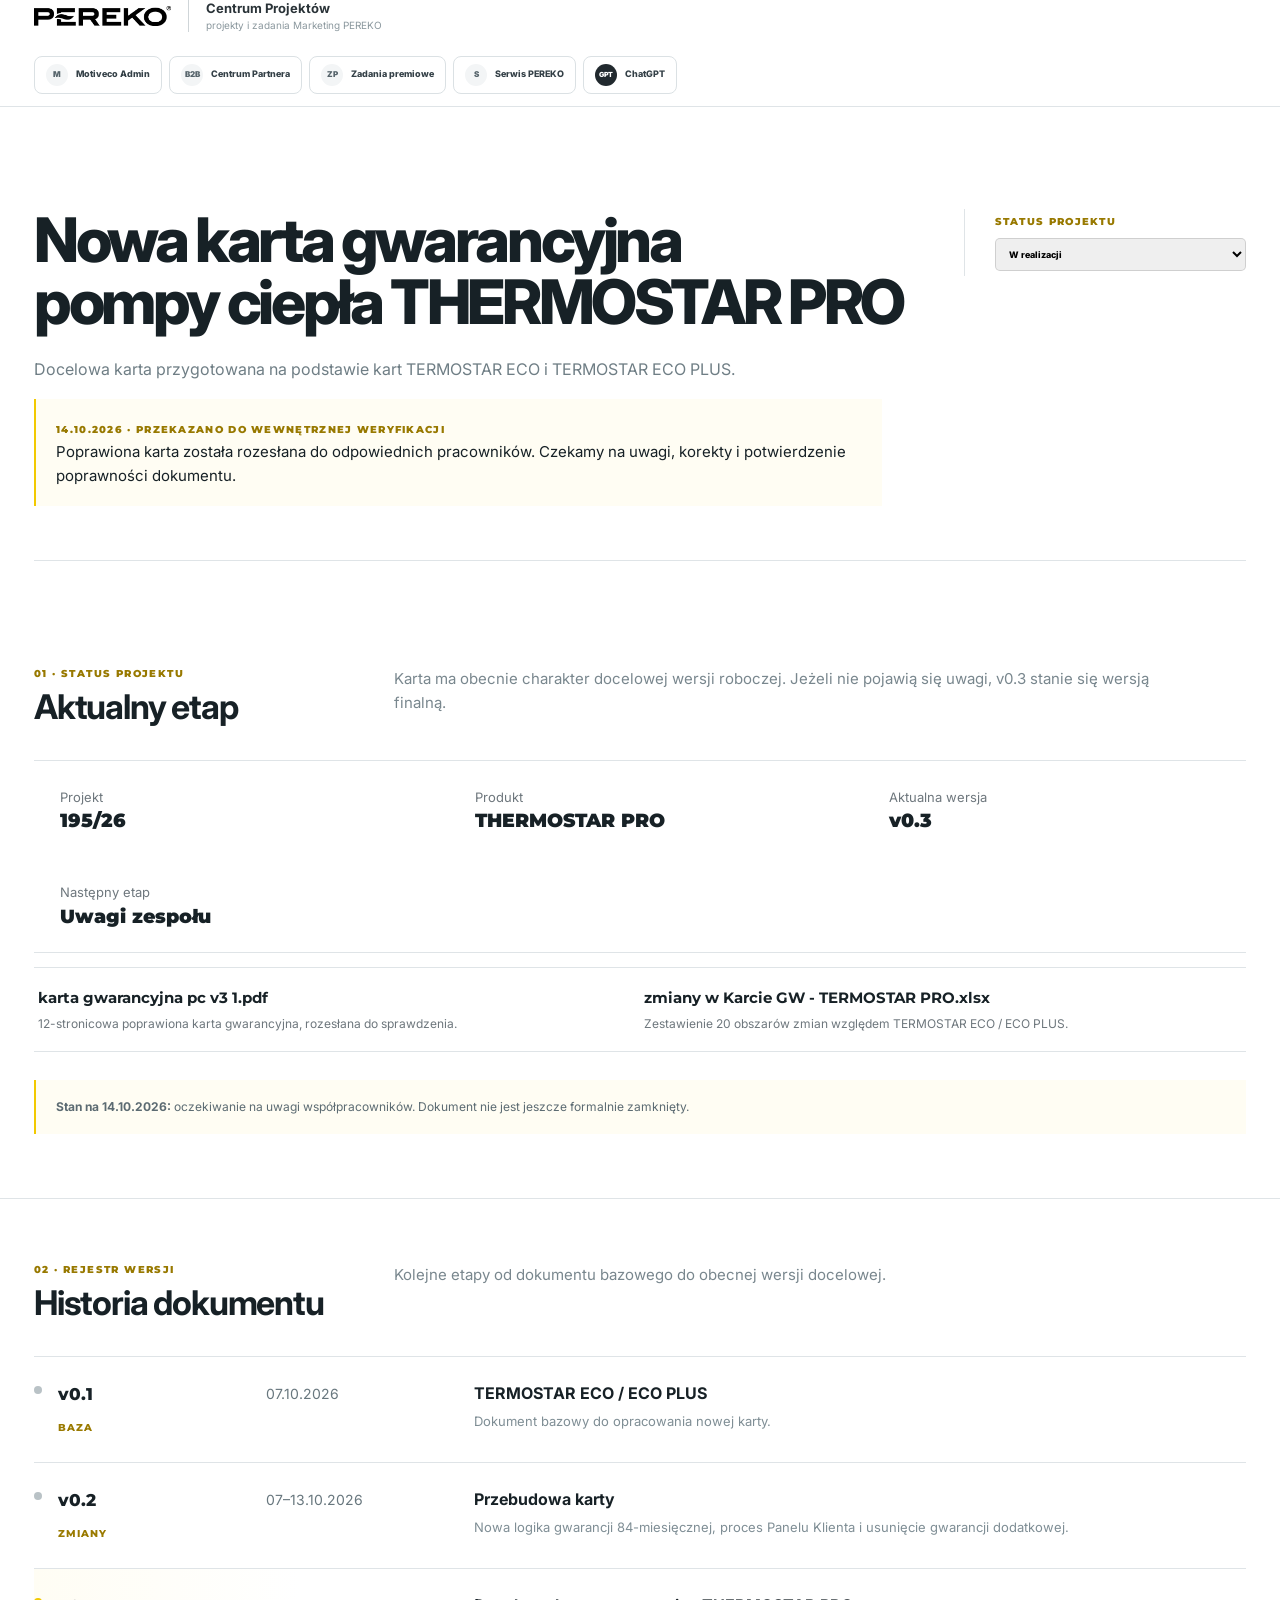
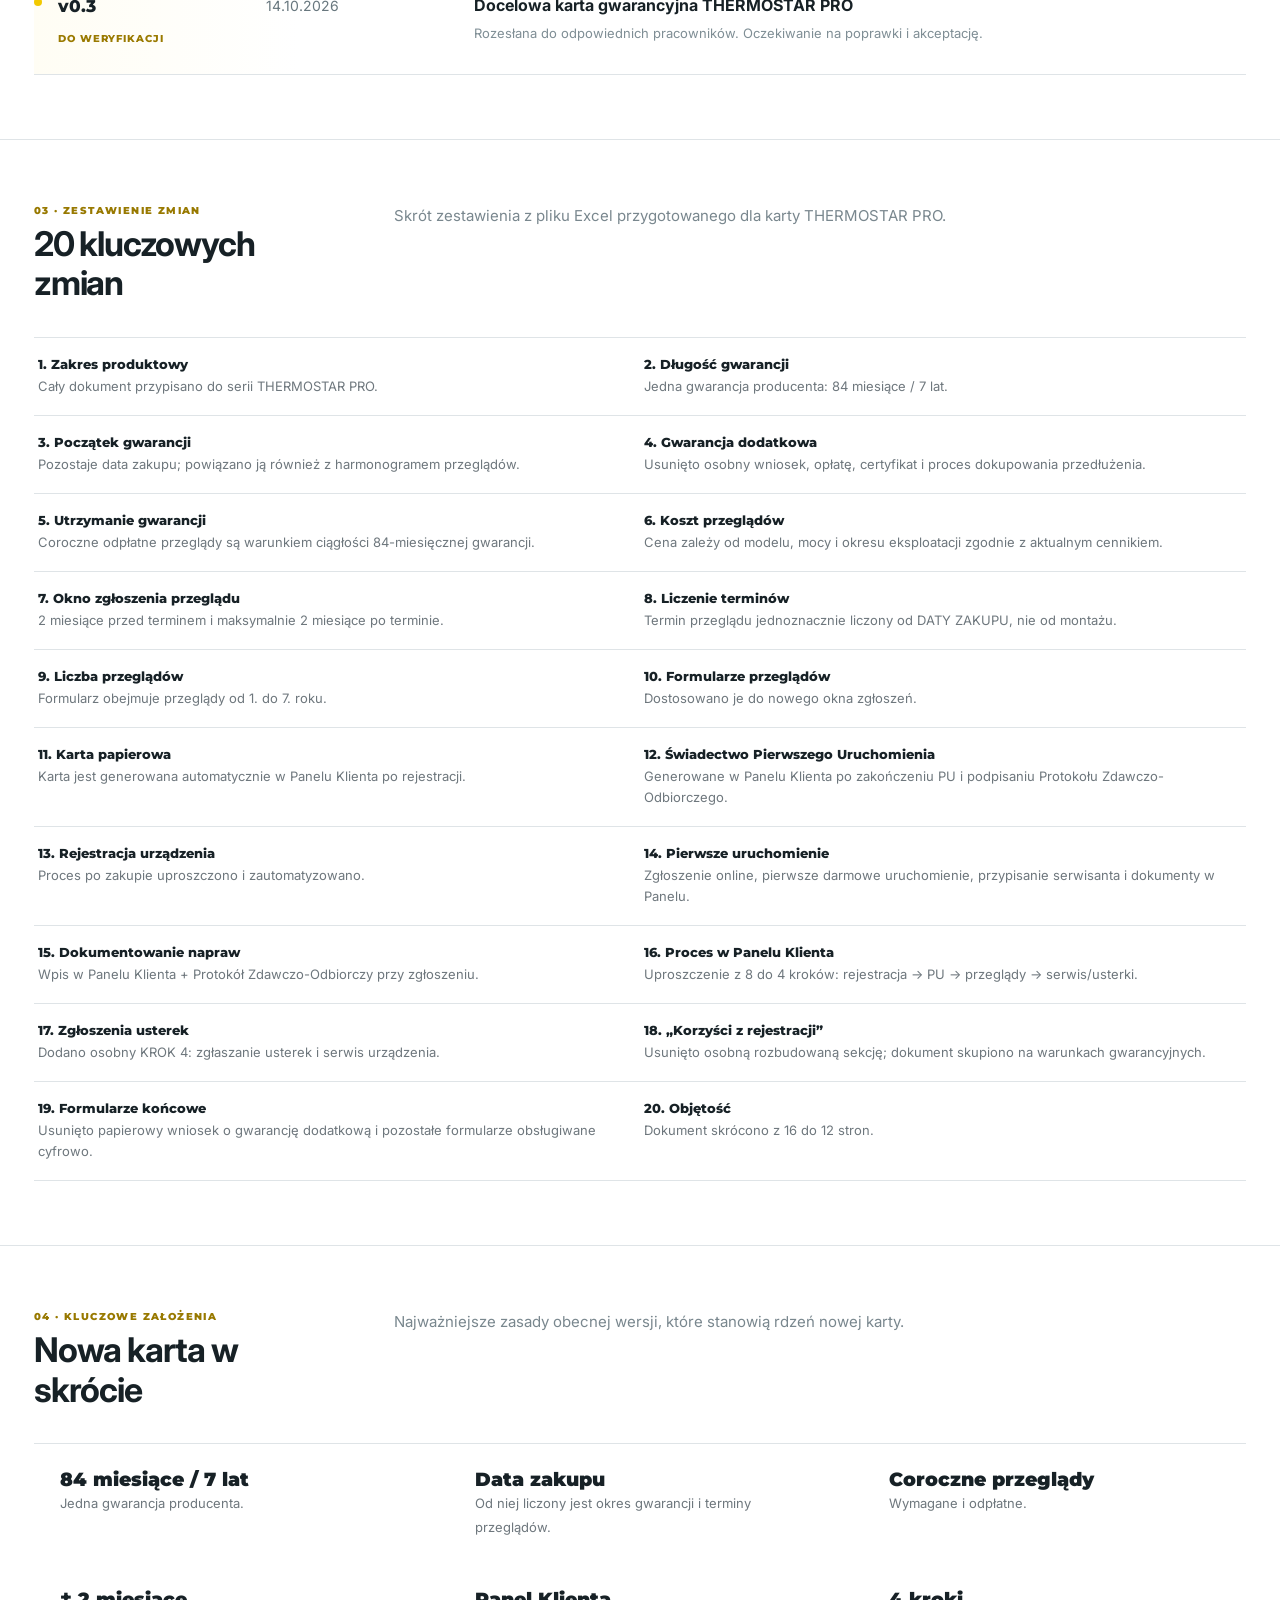
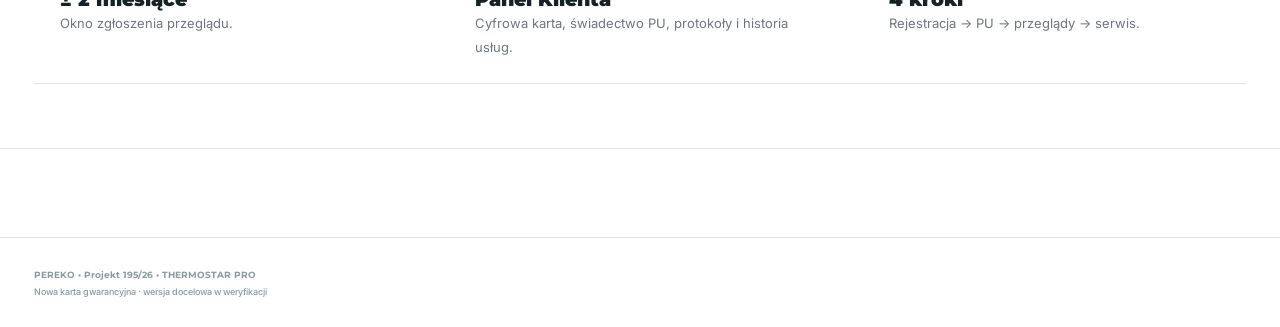
<file: projekty/195-2026/index.html>
<!doctype html><html lang="pl"><head><meta charset="utf-8"><meta name="viewport" content="width=device-width,initial-scale=1"><title>PEREKO – Projekt 195/26 | THERMOSTAR PRO</title><link href="https://fonts.googleapis.com/css2?family=Montserrat:wght@600;700;800;900&family=Source+Sans+3:wght@400;600;700&display=swap" rel="stylesheet"><style>:root{--y:#ffdd00;--d:#485156;--m:#6e777d;--l:#d9dee1;--s:#f6f7f7;--i:#343b3f}*{box-sizing:border-box}body{margin:0;color:var(--i);font:15px 'Source Sans 3',sans-serif}.w{width:min(1220px,calc(100% - 56px));margin:auto}h1,h2,h3,.ui,.v,.tag{font-family:Montserrat,sans-serif}.top{position:sticky;top:0;z-index:9;background:var(--d);color:#fff}.top .w{min-height:78px;display:flex;align-items:center;justify-content:space-between;gap:18px}.brand{font:900 30px Montserrat}.nav{display:flex;gap:8px;flex-wrap:wrap}.nav a,.back,.alarm{color:#fff;text-decoration:none;border:1px solid #ffffff55;background:transparent;padding:8px 10px;border-radius:5px;font:700 9px Montserrat;cursor:pointer}.hero{background:var(--d);color:#fff;padding:38px 0 42px}.heroGrid{display:grid;grid-template-columns:1.5fr .5fr;gap:18px;align-items:start}.hero h1{margin:0;font-size:clamp(38px,5vw,58px);line-height:1.03}.hero p{font-size:17px;color:#e9ecee}.status{background:var(--y);color:var(--d);padding:12px 14px;border-radius:8px;align-self:start}.status select{width:100%;margin-top:8px;padding:9px;border-radius:5px;border:1px solid #0002;font:800 9px Montserrat}.banner{margin-top:16px;padding:14px 16px;border-left:5px solid var(--y);background:#ffffff0d;border-radius:6px}.sec{padding:42px 0;border-bottom:1px solid var(--l)}.head{display:grid;grid-template-columns:250px 1fr;gap:34px;margin-bottom:20px}.n{font:800 9px Montserrat;color:var(--m);letter-spacing:.1em}.sec h2{margin:5px 0 0;font-size:36px}.lead{margin:0;color:var(--m);font-size:17px}.cards{display:grid;grid-template-columns:repeat(4,1fr);gap:12px}.card{border:1px solid var(--l);border-radius:7px;padding:15px}.card b{display:block;font:900 19px Montserrat}.card small{color:var(--m)}.note{margin-top:14px;padding:14px 16px;border-left:4px solid var(--y);background:#fafaf8}.versions{display:grid;gap:10px}.ver{display:grid;grid-template-columns:100px 115px 1fr;gap:14px;align-items:center;border:1px solid var(--l);border-radius:7px;padding:14px}.ver.cur{border-left:5px solid var(--y);background:#fffdf5}.v{font-weight:900}.tag{display:inline-block;margin-top:3px;padding:3px 6px;border-radius:999px;background:#fff3a5;font-size:7px;font-weight:800}.files{display:grid;grid-template-columns:1fr 1fr;gap:12px;margin-top:14px}.file{border:1px solid var(--l);border-radius:7px;padding:14px}.file b{font-family:Montserrat}.file span{display:block;color:var(--m);font-size:12px;margin-top:4px}.changes{display:grid;grid-template-columns:1fr 1fr;gap:10px}.chg{border:1px solid var(--l);border-radius:7px;padding:13px 14px}.chg b{display:block;font:800 13px Montserrat}.chg span{display:block;margin-top:4px;color:var(--m);font-size:13px}.keys{display:grid;grid-template-columns:repeat(3,1fr);gap:12px}.footer{background:var(--d);color:#fff;padding:30px 0}.modal{position:fixed;inset:0;background:#0007;display:none;place-items:center;z-index:20}.modal.show{display:grid}.dlg{width:min(420px,calc(100% - 30px));background:#fff;padding:20px;border-radius:8px}.dlg input{width:100%;padding:10px}.acts{display:flex;gap:8px;justify-content:flex-end;margin-top:12px}.acts button{border:0;padding:9px 11px;border-radius:5px;font:800 8px Montserrat}.save{background:var(--y)}@media(max-width:900px){.heroGrid,.head{grid-template-columns:1fr}.cards{grid-template-columns:1fr 1fr}.keys{grid-template-columns:1fr 1fr}.top .w{padding:10px 0;flex-direction:column;align-items:flex-start}}@media(max-width:600px){.w{width:calc(100% - 24px)}.cards,.files,.changes,.keys,.ver{grid-template-columns:1fr}}</style><link href="https://fonts.googleapis.com/css2?family=Inter:wght@400;500;600;700;800;900&display=swap" rel="stylesheet"><link rel="stylesheet" href="/projects-v2.css">
</head><body><nav class="top"><div class="w"><div style="display:flex;gap:16px;align-items:center;flex-wrap:wrap"><div class="brand">PEREKO</div><span class="ui">Projekt 195/26 · Karta gwarancyjna THERMOSTAR PRO</span><a class="back" href="/">← Projekty</a><button id="alarmTopBtn" class="alarm" onclick="openAlarm()">Ustaw alarm</button></div><div class="nav"><a href="#status">Status</a><a href="#versions">Wersje</a><a href="#changes">Zmiany</a><a href="#rules">Założenia</a></div></div></nav><header class="hero"><div class="w"><div class="heroGrid"><div><h1 class="thermostar-title"><span>Nowa karta gwarancyjna</span><span>pompy ciepła THERMOSTAR PRO</span></h1><p>Docelowa karta przygotowana na podstawie kart TERMOSTAR ECO i TERMOSTAR ECO PLUS.</p><div class="banner"><b class="ui">14.10.2026 · przekazano do wewnętrznej weryfikacji</b><div>Poprawiona karta została rozesłana do odpowiednich pracowników. Czekamy na uwagi, korekty i potwierdzenie poprawności dokumentu.</div></div></div><div class="status"><div class="ui" style="font-size:9px">STATUS PROJEKTU</div><select id="projectStatus" onchange="saveStatus()"><option value="zaplanowany">Zaplanowany</option><option value="w realizacji">W realizacji</option><option value="przekazany dalej">Przekazany dalej</option><option value="zakończony">Zakończony</option></select></div></div></div></header><main><section id="status" class="sec"><div class="w"><div class="head"><div><div class="n">01 · STATUS PROJEKTU</div><h2>Aktualny etap</h2></div><p class="lead">Karta ma obecnie charakter docelowej wersji roboczej. Jeżeli nie pojawią się uwagi, v0.3 stanie się wersją finalną.</p></div><div class="cards"><div class="card"><small>Projekt</small><b>195/26</b></div><div class="card"><small>Produkt</small><b>THERMOSTAR PRO</b></div><div class="card"><small>Aktualna wersja</small><b>v0.3</b></div><div class="card"><small>Następny etap</small><b>Uwagi zespołu</b></div></div><div class="files"><div class="file"><b>karta gwarancyjna pc v3 1.pdf</b><span>12-stronicowa poprawiona karta gwarancyjna, rozesłana do sprawdzenia.</span></div><div class="file"><b>zmiany w Karcie GW - TERMOSTAR PRO.xlsx</b><span>Zestawienie 20 obszarów zmian względem TERMOSTAR ECO / ECO PLUS.</span></div></div><div class="note"><b>Stan na 14.10.2026:</b> oczekiwanie na uwagi współpracowników. Dokument nie jest jeszcze formalnie zamknięty.</div></div></section><section id="versions" class="sec"><div class="w"><div class="head"><div><div class="n">02 · REJESTR WERSJI</div><h2>Historia dokumentu</h2></div><p class="lead">Kolejne etapy od dokumentu bazowego do obecnej wersji docelowej.</p></div><div class="versions"><div class="ver"><div><div class="v">v0.1</div><span class="tag">BAZA</span></div><div>07.10.2026</div><div><b>TERMOSTAR ECO / ECO PLUS</b><br><small>Dokument bazowy do opracowania nowej karty.</small></div></div><div class="ver"><div><div class="v">v0.2</div><span class="tag">ZMIANY</span></div><div>07–13.10.2026</div><div><b>Przebudowa karty</b><br><small>Nowa logika gwarancji 84-miesięcznej, proces Panelu Klienta i usunięcie gwarancji dodatkowej.</small></div></div><div class="ver cur"><div><div class="v">v0.3</div><span class="tag">DO WERYFIKACJI</span></div><div>14.10.2026</div><div><b>Docelowa karta gwarancyjna THERMOSTAR PRO</b><br><small>Rozesłana do odpowiednich pracowników. Oczekiwanie na poprawki i akceptację.</small></div></div></div></div></section><section id="changes" class="sec"><div class="w"><div class="head"><div><div class="n">03 · ZESTAWIENIE ZMIAN</div><h2>20 kluczowych zmian</h2></div><p class="lead">Skrót zestawienia z pliku Excel przygotowanego dla karty THERMOSTAR PRO.</p></div><div class="changes"><div class="chg"><b>1. Zakres produktowy</b><span>Cały dokument przypisano do serii THERMOSTAR PRO.</span></div><div class="chg"><b>2. Długość gwarancji</b><span>Jedna gwarancja producenta: 84 miesiące / 7 lat.</span></div><div class="chg"><b>3. Początek gwarancji</b><span>Pozostaje data zakupu; powiązano ją również z harmonogramem przeglądów.</span></div><div class="chg"><b>4. Gwarancja dodatkowa</b><span>Usunięto osobny wniosek, opłatę, certyfikat i proces dokupowania przedłużenia.</span></div><div class="chg"><b>5. Utrzymanie gwarancji</b><span>Coroczne odpłatne przeglądy są warunkiem ciągłości 84-miesięcznej gwarancji.</span></div><div class="chg"><b>6. Koszt przeglądów</b><span>Cena zależy od modelu, mocy i okresu eksploatacji zgodnie z aktualnym cennikiem.</span></div><div class="chg"><b>7. Okno zgłoszenia przeglądu</b><span>2 miesiące przed terminem i maksymalnie 2 miesiące po terminie.</span></div><div class="chg"><b>8. Liczenie terminów</b><span>Termin przeglądu jednoznacznie liczony od DATY ZAKUPU, nie od montażu.</span></div><div class="chg"><b>9. Liczba przeglądów</b><span>Formularz obejmuje przeglądy od 1. do 7. roku.</span></div><div class="chg"><b>10. Formularze przeglądów</b><span>Dostosowano je do nowego okna zgłoszeń.</span></div><div class="chg"><b>11. Karta papierowa</b><span>Karta jest generowana automatycznie w Panelu Klienta po rejestracji.</span></div><div class="chg"><b>12. Świadectwo Pierwszego Uruchomienia</b><span>Generowane w Panelu Klienta po zakończeniu PU i podpisaniu Protokołu Zdawczo-Odbiorczego.</span></div><div class="chg"><b>13. Rejestracja urządzenia</b><span>Proces po zakupie uproszczono i zautomatyzowano.</span></div><div class="chg"><b>14. Pierwsze uruchomienie</b><span>Zgłoszenie online, pierwsze darmowe uruchomienie, przypisanie serwisanta i dokumenty w Panelu.</span></div><div class="chg"><b>15. Dokumentowanie napraw</b><span>Wpis w Panelu Klienta + Protokół Zdawczo-Odbiorczy przy zgłoszeniu.</span></div><div class="chg"><b>16. Proces w Panelu Klienta</b><span>Uproszczenie z 8 do 4 kroków: rejestracja → PU → przeglądy → serwis/usterki.</span></div><div class="chg"><b>17. Zgłoszenia usterek</b><span>Dodano osobny KROK 4: zgłaszanie usterek i serwis urządzenia.</span></div><div class="chg"><b>18. „Korzyści z rejestracji”</b><span>Usunięto osobną rozbudowaną sekcję; dokument skupiono na warunkach gwarancyjnych.</span></div><div class="chg"><b>19. Formularze końcowe</b><span>Usunięto papierowy wniosek o gwarancję dodatkową i pozostałe formularze obsługiwane cyfrowo.</span></div><div class="chg"><b>20. Objętość</b><span>Dokument skrócono z 16 do 12 stron.</span></div></div></div></section><section id="rules" class="sec"><div class="w"><div class="head"><div><div class="n">04 · KLUCZOWE ZAŁOŻENIA</div><h2>Nowa karta w skrócie</h2></div><p class="lead">Najważniejsze zasady obecnej wersji, które stanowią rdzeń nowej karty.</p></div><div class="keys"><div class="card"><b>84 miesiące / 7 lat</b><small>Jedna gwarancja producenta.</small></div><div class="card"><b>Data zakupu</b><small>Od niej liczony jest okres gwarancji i terminy przeglądów.</small></div><div class="card"><b>Coroczne przeglądy</b><small>Wymagane i odpłatne.</small></div><div class="card"><b>± 2 miesiące</b><small>Okno zgłoszenia przeglądu.</small></div><div class="card"><b>Panel Klienta</b><small>Cyfrowa karta, świadectwo PU, protokoły i historia usług.</small></div><div class="card"><b>4 kroki</b><small>Rejestracja → PU → przeglądy → serwis.</small></div></div></div></section></main><footer class="footer"><div class="w"><b class="ui">PEREKO • Projekt 195/26 • THERMOSTAR PRO</b><div>Nowa karta gwarancyjna · wersja docelowa w weryfikacji</div></div></footer><div id="alarmPanel" class="modal" onclick="if(event.target===this)closeAlarm()"><div class="dlg"><h3>Alarm projektu 195/26</h3><input id="alarmDate" type="date"><div class="acts"><button onclick="clearAlarm()">Wyłącz</button><button onclick="closeAlarm()">Anuluj</button><button class="save" onclick="saveAlarm()">Ustaw</button></div></div></div><script>const P='195-2026',A='pereko_project_alarms_v1',S='pereko_project_statuses_v1';function r(k){try{return JSON.parse(localStorage.getItem(k)||'{}')}catch(e){return {}}}function w(k,o){localStorage.setItem(k,JSON.stringify(o))}function load(){let s=r(S);if(!s[P]){s[P]='w realizacji';w(S,s)}projectStatus.value=s[P];refresh()}function saveStatus(){let s=r(S);s[P]=projectStatus.value;w(S,s)}function openAlarm(){alarmDate.value=r(A)[P]||'';alarmPanel.classList.add('show')}function closeAlarm(){alarmPanel.classList.remove('show')}function saveAlarm(){if(!alarmDate.value)return;let a=r(A);a[P]=alarmDate.value;w(A,a);closeAlarm();refresh()}function clearAlarm(){let a=r(A);delete a[P];w(A,a);closeAlarm();refresh()}function refresh(){let d=r(A)[P];alarmTopBtn.textContent=d?'Alarm: '+d:'Ustaw alarm'}load()</script><script src="/projects-v2.js"></script>
</body></html>
</file>
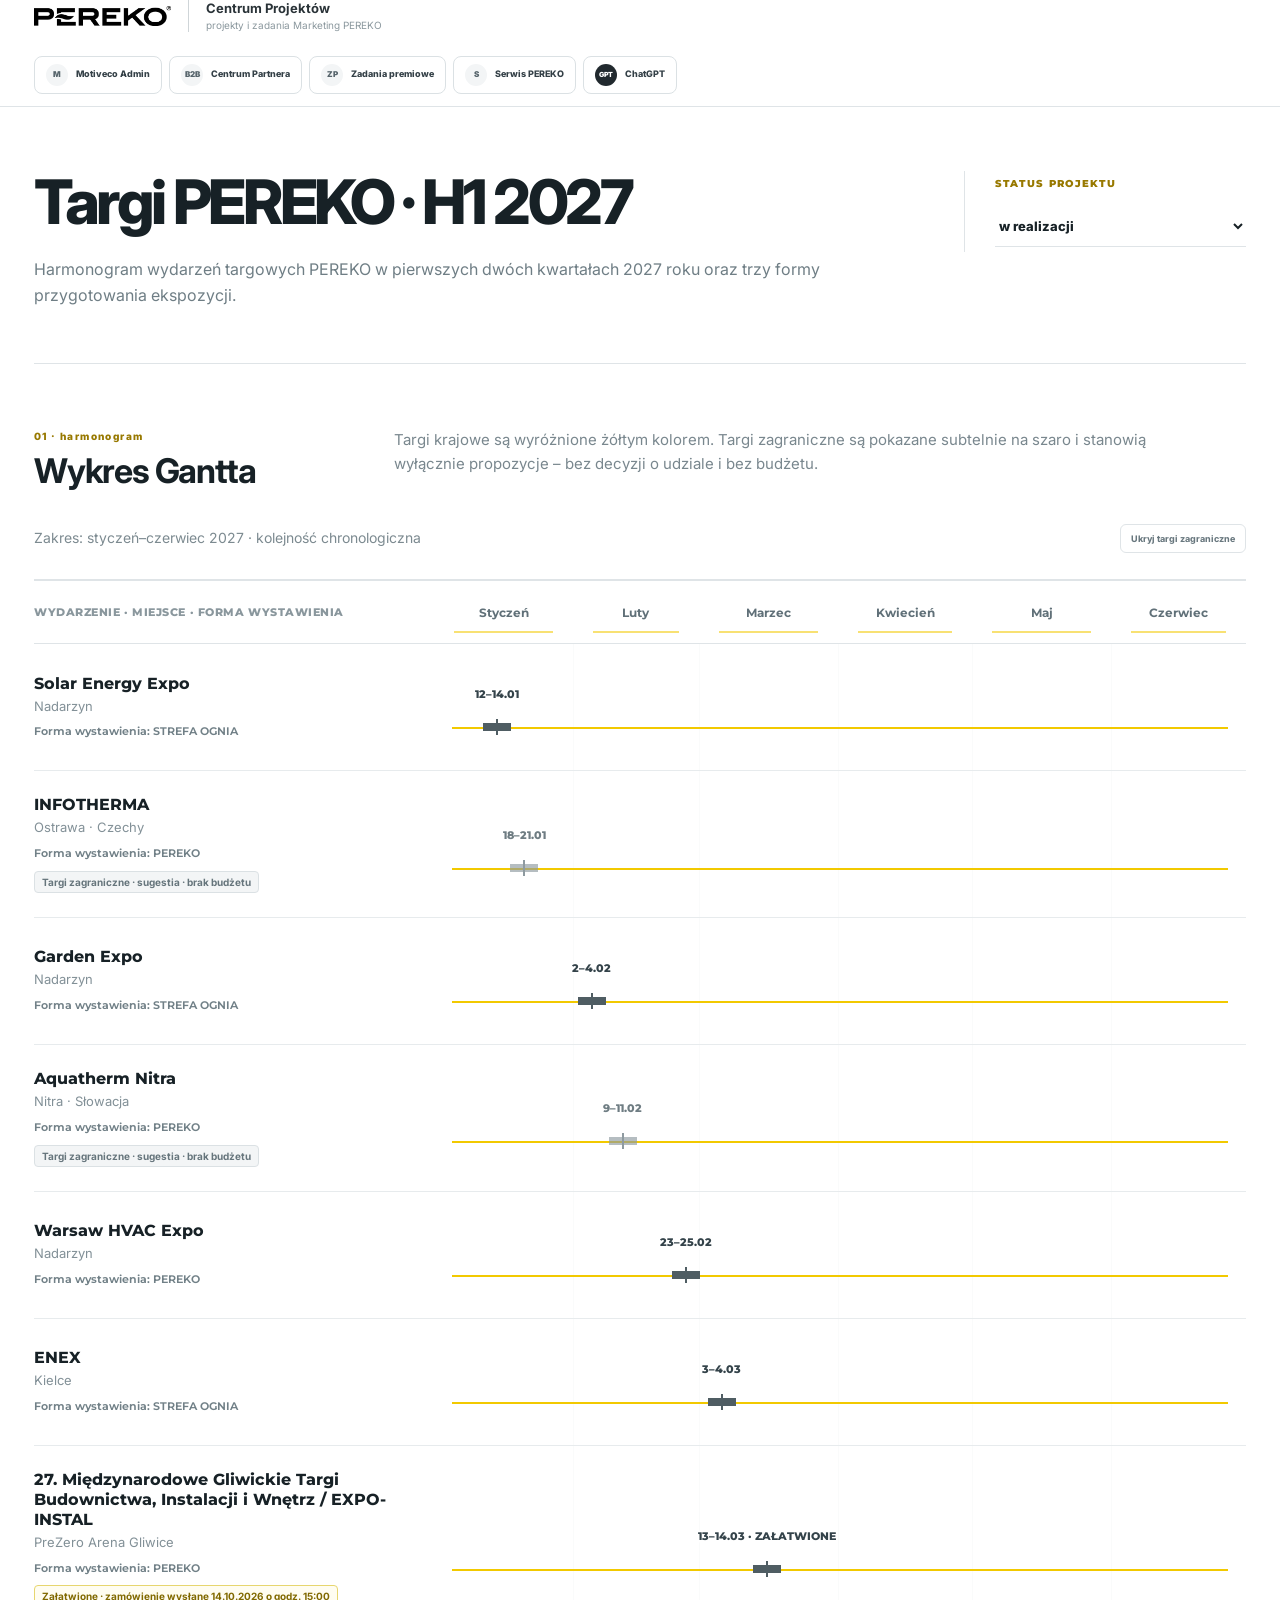
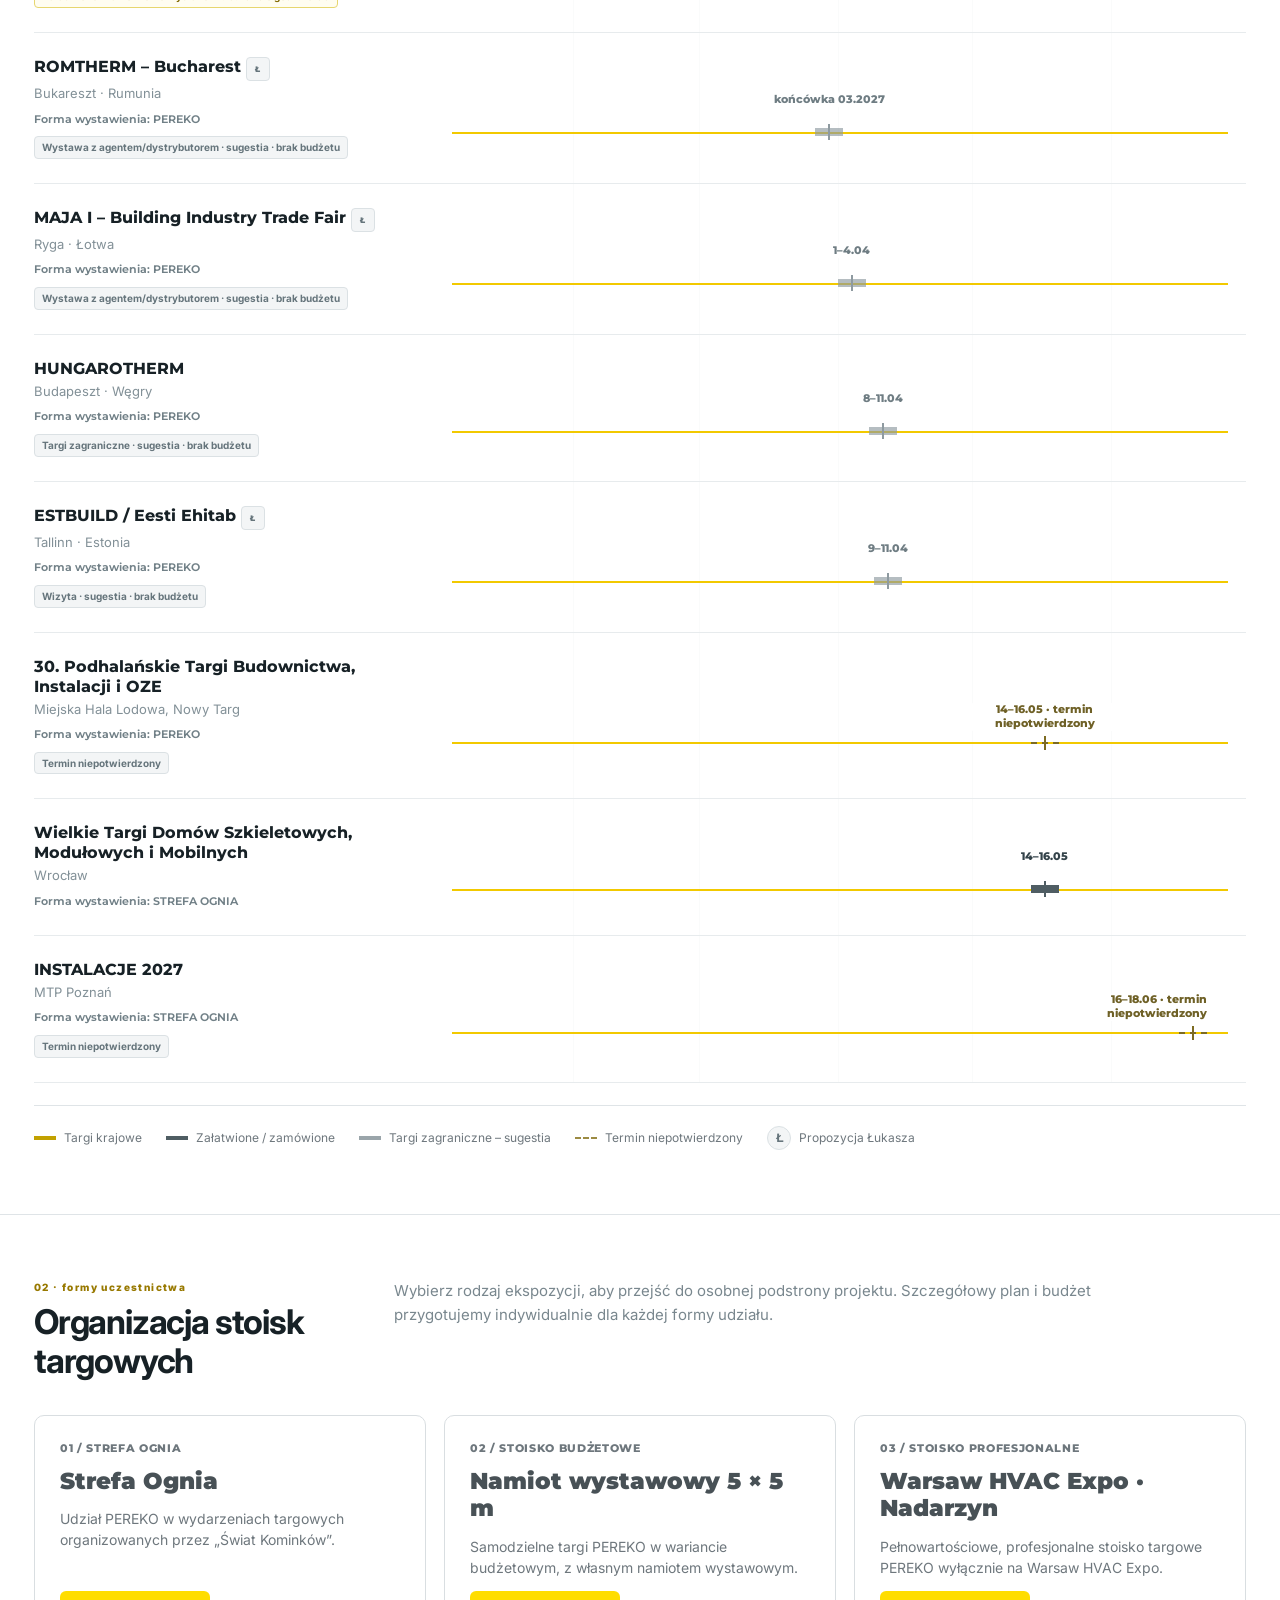
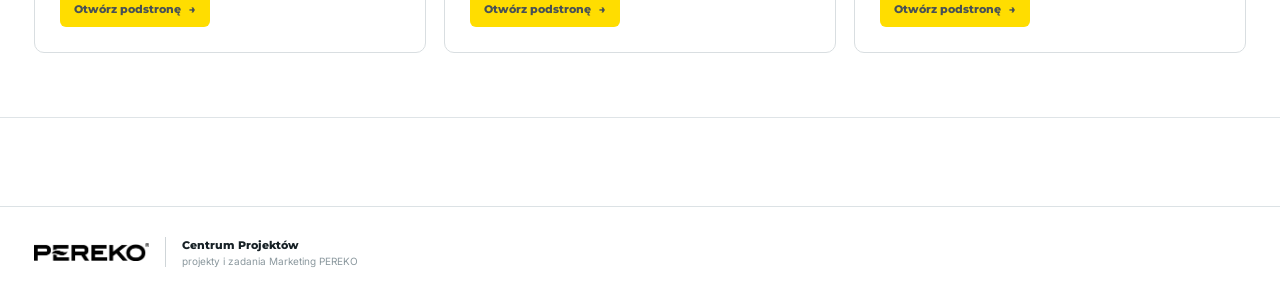
<file: projekty/196-2026/index.html>
<!DOCTYPE html><html lang="pl"><head><meta charset="utf-8"><meta name="viewport" content="width=device-width,initial-scale=1"><title>PEREKO – Projekt 196/26 | Targi H1 2027</title><link rel="preconnect" href="https://fonts.googleapis.com"><link rel="preconnect" href="https://fonts.gstatic.com" crossorigin><link href="https://fonts.googleapis.com/css2?family=Montserrat:wght@500;600;700;800;900&family=Source+Sans+3:wght@400;500;600;700&display=swap" rel="stylesheet"><style>:root{--yellow:#ffdd00;--yellow2:#e0bf00;--yellowSoft:#fff7bf;--dark:#485156;--mid:#6e777d;--light:#d9dee1;--soft:#f6f7f7;--ink:#343b3f;--amber:#9b7400;--amberSoft:#fff7d7;--grey:#c9ced2;--grey2:#aab2b8;--green:#2f6f45;--greenSoft:#eaf4ed;--blue:#426887;--blueSoft:#e8f1f7}*{box-sizing:border-box}html{scroll-behavior:smooth}body{margin:0;color:var(--ink);font-family:'Source Sans 3',sans-serif;background:#fff}.wrap{width:min(1280px,calc(100% - 64px));margin:0 auto}h1,h2,h3,.section-no,.brand-word,.panel-title,.project-back,.topnav a,.status-select,.alarm-btn,.month-name,.event-name,.event-form,.toggle-btn,.budget-group,.status-pill,.budget-total,.source-badge{font-family:'Montserrat',sans-serif}.topbar{position:sticky;top:0;z-index:1000;background:rgba(72,81,86,.98);border-bottom:1px solid rgba(255,255,255,.12)}.topbar .wrap{min-height:80px;display:flex;align-items:center;justify-content:space-between;gap:24px}.topbar-left{display:flex;align-items:center;gap:12px;flex-wrap:wrap}.brand-group{display:flex;align-items:center;gap:20px}.brand-word{color:#fff;font-size:32px;font-weight:900;letter-spacing:.045em}.brand-divider{width:1px;height:36px;background:rgba(255,255,255,.34)}.panel-title{display:flex;flex-direction:column;color:#fff;line-height:1.1}.panel-title .line1{font-size:10px}.panel-title .line2{font-size:12px;font-weight:900;margin-top:5px}.project-controls{display:flex;gap:8px;align-items:center}.project-back,.alarm-btn{color:#fff;text-decoration:none;border:1px solid rgba(255,255,255,.35);background:transparent;padding:8px 11px;border-radius:5px;font-size:9px;font-weight:700;cursor:pointer}.project-back:hover,.alarm-btn:hover{background:#fff;color:var(--dark)}.topnav{display:flex;gap:8px;flex-wrap:wrap}.topnav a{color:#fff;text-decoration:none;border:1px solid rgba(255,255,255,.3);padding:9px 12px;border-radius:6px;font-size:9px;font-weight:700}.topnav a:hover{background:var(--yellow);color:var(--dark)}.hero{background:var(--dark);color:#fff}.hero .wrap{padding:40px 0 44px}.hero-grid{display:grid;grid-template-columns:minmax(0,1.55fr) minmax(250px,.45fr);gap:18px;align-items:start}.hero h1{margin:0;font-size:clamp(38px,5vw,62px);line-height:1.04;letter-spacing:-.04em}.hero p{margin:15px 0 0;color:#e9ecee;font-size:17px;max-width:850px}.hero-side{background:var(--yellow);color:var(--dark);padding:14px 15px;border-radius:8px}.hero-side .kicker{font-family:'Montserrat',sans-serif;font-size:8px;font-weight:800}.status-select{width:100%;margin-top:8px;border:1px solid rgba(72,81,86,.25);background:#fff;padding:9px 10px;border-radius:6px;font-size:9px;font-weight:800}main{padding-bottom:70px}.section{padding:44px 0;border-bottom:1px solid var(--light)}.section-head{display:grid;grid-template-columns:270px 1fr;gap:38px;margin-bottom:22px}.section-no{font-size:9px;font-weight:800;letter-spacing:.12em;color:var(--mid)}h2{margin:5px 0 0;font-size:clamp(28px,3vw,40px);line-height:1.05}.lead{margin:0;color:var(--mid);font-size:17px}.gantt-card{border:1px solid var(--light);border-radius:10px;background:#fff;overflow:hidden}.gantt-toolbar{display:flex;justify-content:space-between;align-items:center;gap:16px;padding:14px 18px;background:var(--soft);border-bottom:1px solid var(--light)}.gantt-toolbar-note{font-size:14px;color:var(--mid)}.toggle-btn{border:1px solid #c8ced1;background:#fff;color:var(--dark);padding:10px 14px;border-radius:7px;font-size:11px;font-weight:800;cursor:pointer}.toggle-btn:hover{background:var(--yellow)}.toggle-btn.active{background:var(--yellow);border-color:#d3b800}.gantt-head{display:grid;grid-template-columns:360px 1fr;align-items:stretch;background:#fff;border-bottom:1px solid var(--light)}.gantt-head-left{padding:16px 18px;font:800 11px 'Montserrat',sans-serif;color:var(--mid);letter-spacing:.05em;text-transform:uppercase;display:flex;align-items:center}.months{display:grid;grid-template-columns:31fr 28fr 31fr 30fr 31fr 30fr;min-width:0}.month{position:relative;display:flex;align-items:center;justify-content:center;min-height:70px;border-left:1px solid #edf0f1}.month:first-child{border-left:0}.month-name{font-size:12px;font-weight:900}.month::after{content:"";position:absolute;left:12px;right:12px;bottom:14px;height:4px;background:var(--yellowSoft);border-radius:999px}.gantt-row{display:grid;grid-template-columns:360px 1fr;min-height:98px;border-bottom:1px solid #edf0f1}.gantt-row:last-child{border-bottom:0}.event-info{padding:16px 18px;display:flex;align-items:center;background:#fff}.event-name{font-size:15px;font-weight:900;line-height:1.22;color:var(--dark)}.source-badge{width:24px;height:24px;border-radius:50%;display:inline-flex;align-items:center;justify-content:center;flex:0 0 24px;background:#70787e;color:#fff;font-size:12px;font-weight:900}.event-place{margin-top:4px;color:var(--mid);font-size:14px;line-height:1.2}.event-form{margin-top:7px;font-size:10px;font-weight:900;color:var(--dark);letter-spacing:.025em}.event-note{display:inline-flex;flex-wrap:wrap;margin-top:7px;padding:4px 8px;border-radius:999px;background:#f0f2f3;color:var(--mid);font-size:10px;font-weight:700;line-height:1.25}.event-note.done{background:var(--greenSoft);color:var(--green);border:1px solid #bdd6c5}.timeline{position:relative;min-width:0;background:#fff;overflow:visible}.timeline::before{content:"";position:absolute;left:18px;right:18px;top:58%;height:7px;transform:translateY(-50%);background:var(--yellowSoft);border-radius:999px}.timeline-grid{position:absolute;inset:0;background-image:linear-gradient(to right,transparent 17.127%,#edf0f1 17.127%,#edf0f1 calc(17.127% + 1px),transparent calc(17.127% + 1px)),linear-gradient(to right,transparent 32.597%,#edf0f1 32.597%,#edf0f1 calc(32.597% + 1px),transparent calc(32.597% + 1px)),linear-gradient(to right,transparent 49.724%,#edf0f1 49.724%,#edf0f1 calc(49.724% + 1px),transparent calc(49.724% + 1px)),linear-gradient(to right,transparent 66.298%,#edf0f1 66.298%,#edf0f1 calc(66.298% + 1px),transparent calc(66.298% + 1px)),linear-gradient(to right,transparent 83.425%,#edf0f1 83.425%,#edf0f1 calc(83.425% + 1px),transparent calc(83.425% + 1px));pointer-events:none}.bar-wrap{position:absolute;top:58%;transform:translateY(-50%);height:44px;min-width:24px;display:flex;align-items:center}.bar{display:block;width:100%;height:18px;border-radius:999px;background:var(--yellow2);border:1px solid #c7aa00;box-shadow:0 2px 7px rgba(72,81,86,.15)}.bar-label{position:absolute;left:50%;bottom:31px;transform:translateX(-50%);white-space:nowrap;font:900 11px 'Montserrat',sans-serif;color:var(--dark);background:#fff;padding:2px 5px;border-radius:4px;z-index:4}.bar-wrap.edge-right .bar-label{left:auto;right:0;transform:none;text-align:right}.confirmed .bar{background:var(--green);border-color:#245a37;box-shadow:none}.confirmed .bar-label{color:var(--green)}.pending .bar{background:var(--amberSoft);border:1px dashed var(--amber)}.pending .bar-label{color:var(--amber);white-space:normal;min-width:180px;max-width:230px;line-height:1.15;text-align:center}.pending .bar-wrap.edge-right .bar-label{text-align:right}.foreign-row .event-info{background:#fbfbfb}.foreign-row .event-name,.foreign-row .event-form{color:#6f777c}.foreign-row .event-place{color:#949ca1}.foreign-row .timeline{background:#fbfbfb}.foreign-row .timeline::before{background:#eef1f2}.foreign-row .bar{background:var(--grey);border-color:var(--grey2);box-shadow:none;opacity:.75}.foreign-row .bar-label{color:#7f888e;background:#fbfbfb}.foreign-row .event-note{background:#eceff1;color:#747d83}.foreign-hidden .foreign-row{display:none}.legend{display:flex;gap:20px;flex-wrap:wrap;margin-top:12px;color:var(--mid);font-size:13px}.legend-item{display:flex;gap:8px;align-items:center}.legend-dot{width:26px;height:9px;border-radius:999px;background:var(--yellow2);border:1px solid #c7aa00}.legend-dot.done{background:var(--green);border-color:#245a37}.legend-dot.foreign{background:var(--grey);border-color:var(--grey2)}.legend-dot.pending{background:var(--amberSoft);border:1px dashed var(--amber)}.legend-source{width:24px;height:24px;border-radius:50%;display:inline-flex;align-items:center;justify-content:center;background:#70787e;color:#fff;font:bold 12px 'Montserrat',sans-serif}.card{border:1px solid var(--light);border-radius:8px;background:#fff;padding:18px}.budget-table{width:100%;border-collapse:collapse}.budget-table th,.budget-table td{padding:11px 10px;border-bottom:1px solid var(--light);text-align:left;vertical-align:middle}.budget-table th{font-family:'Montserrat',sans-serif;font-size:9px}.budget-table th:nth-child(2),.budget-table td:nth-child(2),.budget-table th:nth-child(3),.budget-table td:nth-child(3){text-align:right}.budget-group td{background:var(--soft);font-size:10px;font-weight:900;letter-spacing:.08em;text-transform:uppercase;border-top:2px solid #c8cdd0}.budget-group.fire td{background:var(--yellowSoft)}.status-pill{display:inline-flex;padding:5px 8px;border-radius:999px;font-size:8px;font-weight:900;white-space:nowrap}.status-estimate{background:var(--blueSoft);color:var(--blue);border:1px solid #bfd2df}.status-fixed{background:var(--greenSoft);color:var(--green);border:1px solid #bdd6c5}.status-pending{background:var(--amberSoft);color:var(--amber);border:1px solid #ead68f}.budget-subtotal td{font-weight:800;background:#fafafa}.budget-total{margin-top:14px;padding:16px 18px;border-left:4px solid var(--yellow);background:#fafaf8;font-size:14px}.budget-total strong{font-size:18px}.gallery{display:grid;grid-template-columns:repeat(3,1fr);gap:14px}.gallery-slot{aspect-ratio:4/3;border:1px dashed #bcc4c8;border-radius:8px;background:#fafafa;display:flex;align-items:center;justify-content:center;text-align:center;padding:18px;color:var(--mid);font-family:'Montserrat',sans-serif;font-size:10px;font-weight:800}.footer{background:var(--dark);color:#fff;padding:32px 0}.footer strong{font-family:'Montserrat',sans-serif}.alarm-panel{position:fixed;inset:0;background:rgba(35,40,43,.55);display:none;place-items:center;z-index:2000}.alarm-panel.show{display:grid}.alarm-dialog{width:min(440px,calc(100% - 40px));background:#fff;border-radius:9px;padding:22px}.alarm-dialog input{width:100%;padding:11px;border:1px solid var(--light);border-radius:6px}.alarm-actions{display:flex;gap:8px;justify-content:flex-end;margin-top:15px}.alarm-actions button{border:0;border-radius:6px;padding:10px 12px;font-family:'Montserrat',sans-serif;font-size:8px;font-weight:800}.alarm-save{background:var(--yellow)}.alarm-cancel{background:var(--dark);color:#fff}@media(max-width:1100px){.wrap{width:min(100% - 32px,1100px)}.topbar .wrap{padding:10px 0;align-items:flex-start;flex-direction:column}.hero-grid,.section-head{grid-template-columns:1fr}.gantt-head,.gantt-row{grid-template-columns:300px 1fr}.event-name{font-size:14px}.event-place{font-size:13px}.month-name{font-size:11px}.bar-label{font-size:10px}.gallery{grid-template-columns:1fr 1fr}}@media(max-width:760px){.wrap{width:calc(100% - 24px)}.brand-word{font-size:27px}.gantt-toolbar{align-items:flex-start;flex-direction:column}.gantt-head{display:block}.gantt-head-left{display:none}.months{min-height:58px}.month{min-height:58px}.gantt-row{grid-template-columns:1fr}.timeline{min-height:82px;border-top:1px solid #edf0f1}.event-info{padding:14px}.event-name{font-size:15px}.event-place{font-size:13px}.event-form{font-size:9px}.bar-label{font-size:9px}.pending .bar-label{min-width:150px;max-width:190px}.gallery{grid-template-columns:1fr}.budget-table{font-size:12px}.status-pill{white-space:normal}}.format-grid{display:grid;grid-template-columns:repeat(3,minmax(0,1fr));gap:18px}.format-link{min-height:208px;display:flex;flex-direction:column;align-items:flex-start;gap:13px;padding:25px;border:1px solid var(--light);border-radius:10px;background:#fff;color:var(--ink);text-decoration:none;transition:border-color .18s ease,box-shadow .18s ease,transform .18s ease}.format-link:hover{border-color:var(--yellow2);box-shadow:0 8px 24px rgba(52,59,63,.09);transform:translateY(-2px)}.format-link:focus-visible{outline:3px solid var(--yellow2);outline-offset:3px}.format-no{font:800 11px 'Montserrat',sans-serif;color:var(--mid);letter-spacing:.06em}.format-name{font:900 clamp(18px,2vw,23px)/1.2 'Montserrat',sans-serif;color:var(--dark)}.format-description{font-size:14px;color:var(--mid);line-height:1.5}.format-action{margin-top:auto;display:inline-flex;align-items:center;gap:8px;padding:11px 14px;background:var(--yellow);border-radius:6px;font:800 11px 'Montserrat',sans-serif;color:var(--dark)}@media(max-width:920px){.format-grid{grid-template-columns:1fr}.format-link{min-height:165px}}</style><link href="https://fonts.googleapis.com/css2?family=Inter:wght@400;500;600;700;800;900&display=swap" rel="stylesheet"><link rel="stylesheet" href="/projects-v2.css">
</head><body><nav class="topbar"><div class="wrap"><div class="topbar-left"><div class="brand-group"><div class="brand-word">PEREKO</div><div class="brand-divider"></div><div class="panel-title"><span class="line1">Projekt 196/26</span><span class="line2">Targi PEREKO · I–II kwartał 2027</span></div></div><div class="project-controls"><a class="project-back" href="/">← Powrót do projektów</a><button id="alarmTopBtn" class="alarm-btn" onclick="openAlarmDialog()">Ustaw alarm</button></div></div><div class="topnav"><a href="#gantt">Gantt</a><a href="#formats">Formy uczestnictwa</a></div></div></nav><header class="hero"><div class="wrap"><div class="hero-grid"><div><h1>Targi PEREKO · H1 2027</h1><p>Harmonogram wydarzeń targowych PEREKO w pierwszych dwóch kwartałach 2027 roku oraz trzy formy przygotowania ekspozycji.</p></div><div class="hero-side"><div class="kicker">Status projektu</div><select id="projectStatus" class="status-select" onchange="saveProjectStatus()"><option>zaplanowany</option><option>w realizacji</option><option>przekazany dalej</option><option>zakończony</option></select></div></div></div></header><main><section id="gantt" class="section"><div class="wrap"><div class="section-head"><div><div class="section-no">01 · harmonogram</div><h2>Wykres Gantta</h2></div><p class="lead">Targi krajowe są wyróżnione żółtym kolorem. Targi zagraniczne są pokazane subtelnie na szaro i stanowią wyłącznie propozycje – bez decyzji o udziale i bez budżetu.</p></div><div class="gantt-card" id="ganttCard"><div class="gantt-toolbar"><div class="gantt-toolbar-note">Zakres: styczeń–czerwiec 2027 · kolejność chronologiczna</div><button id="foreignToggle" class="toggle-btn active" onclick="toggleForeign()">Ukryj targi zagraniczne</button></div><div class="gantt-head"><div class="gantt-head-left">Wydarzenie · miejsce · forma wystawienia</div><div class="months"><div class="month"><span class="month-name">Styczeń</span></div><div class="month"><span class="month-name">Luty</span></div><div class="month"><span class="month-name">Marzec</span></div><div class="month"><span class="month-name">Kwiecień</span></div><div class="month"><span class="month-name">Maj</span></div><div class="month"><span class="month-name">Czerwiec</span></div></div></div><div class="gantt-row"><div class="event-info"><div><div class="event-name">Solar Energy Expo</div><div class="event-place">Nadarzyn</div><div class="event-form">Forma wystawienia: STREFA OGNIA</div></div></div><div class="timeline"><div class="timeline-grid"></div><div class="bar-wrap" style="left:6.08%;width:1.66%"><span class="bar-label">12–14.01</span><span class="bar"></span></div></div></div><div class="gantt-row foreign-row"><div class="event-info"><div><div class="event-name">INFOTHERMA</div><div class="event-place">Ostrawa · Czechy</div><div class="event-form">Forma wystawienia: PEREKO</div><span class="event-note">Targi zagraniczne · sugestia · brak budżetu</span></div></div><div class="timeline"><div class="timeline-grid"></div><div class="bar-wrap" style="left:9.39%;width:2.21%"><span class="bar-label">18–21.01</span><span class="bar"></span></div></div></div><div class="gantt-row"><div class="event-info"><div><div class="event-name">Garden Expo</div><div class="event-place">Nadarzyn</div><div class="event-form">Forma wystawienia: STREFA OGNIA</div></div></div><div class="timeline"><div class="timeline-grid"></div><div class="bar-wrap" style="left:17.68%;width:1.66%"><span class="bar-label">2–4.02</span><span class="bar"></span></div></div></div><div class="gantt-row foreign-row"><div class="event-info"><div><div class="event-name">Aquatherm Nitra</div><div class="event-place">Nitra · Słowacja</div><div class="event-form">Forma wystawienia: PEREKO</div><span class="event-note">Targi zagraniczne · sugestia · brak budżetu</span></div></div><div class="timeline"><div class="timeline-grid"></div><div class="bar-wrap" style="left:21.55%;width:1.66%"><span class="bar-label">9–11.02</span><span class="bar"></span></div></div></div><div class="gantt-row"><div class="event-info"><div><div class="event-name">Warsaw HVAC Expo</div><div class="event-place">Nadarzyn</div><div class="event-form">Forma wystawienia: PEREKO</div></div></div><div class="timeline"><div class="timeline-grid"></div><div class="bar-wrap" style="left:29.28%;width:1.66%"><span class="bar-label">23–25.02</span><span class="bar"></span></div></div></div><div class="gantt-row"><div class="event-info"><div><div class="event-name">ENEX</div><div class="event-place">Kielce</div><div class="event-form">Forma wystawienia: STREFA OGNIA</div></div></div><div class="timeline"><div class="timeline-grid"></div><div class="bar-wrap" style="left:33.70%;width:1.40%"><span class="bar-label">3–4.03</span><span class="bar"></span></div></div></div><div class="gantt-row"><div class="event-info"><div><div class="event-name">27. Międzynarodowe Gliwickie Targi Budownictwa, Instalacji i Wnętrz / EXPO-INSTAL</div><div class="event-place">PreZero Arena Gliwice</div><div class="event-form">Forma wystawienia: PEREKO</div><span class="event-note done">Załatwione · zamówienie wysłane 14.10.2026 o godz. 15:00</span></div></div><div class="timeline confirmed"><div class="timeline-grid"></div><div class="bar-wrap" style="left:39.23%;width:1.40%"><span class="bar-label">13–14.03 · ZAŁATWIONE</span><span class="bar"></span></div></div></div><div class="gantt-row foreign-row"><div class="event-info"><div><div class="event-name">ROMTHERM – Bucharest <span class="source-badge" title="Propozycja Łukasza">Ł</span></div><div class="event-place">Bukareszt · Rumunia</div><div class="event-form">Forma wystawienia: PEREKO</div><span class="event-note">Wystawa z agentem/dystrybutorem · sugestia · brak budżetu</span></div></div><div class="timeline"><div class="timeline-grid"></div><div class="bar-wrap" style="left:46.96%;width:2.76%"><span class="bar-label">końcówka 03.2027</span><span class="bar"></span></div></div></div><div class="gantt-row foreign-row"><div class="event-info"><div><div class="event-name">MAJA I – Building Industry Trade Fair <span class="source-badge" title="Propozycja Łukasza">Ł</span></div><div class="event-place">Ryga · Łotwa</div><div class="event-form">Forma wystawienia: PEREKO</div><span class="event-note">Wystawa z agentem/dystrybutorem · sugestia · brak budżetu</span></div></div><div class="timeline"><div class="timeline-grid"></div><div class="bar-wrap" style="left:49.72%;width:2.21%"><span class="bar-label">1–4.04</span><span class="bar"></span></div></div></div><div class="gantt-row foreign-row"><div class="event-info"><div><div class="event-name">HUNGAROTHERM</div><div class="event-place">Budapeszt · Węgry</div><div class="event-form">Forma wystawienia: PEREKO</div><span class="event-note">Targi zagraniczne · sugestia · brak budżetu</span></div></div><div class="timeline"><div class="timeline-grid"></div><div class="bar-wrap" style="left:53.59%;width:2.21%"><span class="bar-label">8–11.04</span><span class="bar"></span></div></div></div><div class="gantt-row foreign-row"><div class="event-info"><div><div class="event-name">ESTBUILD / Eesti Ehitab <span class="source-badge" title="Propozycja Łukasza">Ł</span></div><div class="event-place">Tallinn · Estonia</div><div class="event-form">Forma wystawienia: PEREKO</div><span class="event-note">Wizyta · sugestia · brak budżetu</span></div></div><div class="timeline"><div class="timeline-grid"></div><div class="bar-wrap" style="left:54.14%;width:1.66%"><span class="bar-label">9–11.04</span><span class="bar"></span></div></div></div><div class="gantt-row"><div class="event-info"><div><div class="event-name">30. Podhalańskie Targi Budownictwa, Instalacji i OZE</div><div class="event-place">Miejska Hala Lodowa, Nowy Targ</div><div class="event-form">Forma wystawienia: PEREKO</div><span class="event-note">Termin niepotwierdzony</span></div></div><div class="timeline pending"><div class="timeline-grid"></div><div class="bar-wrap" style="left:73.48%;width:1.66%"><span class="bar-label">14–16.05 · termin niepotwierdzony</span><span class="bar"></span></div></div></div><div class="gantt-row"><div class="event-info"><div><div class="event-name">Wielkie Targi Domów Szkieletowych, Modułowych i Mobilnych</div><div class="event-place">Wrocław</div><div class="event-form">Forma wystawienia: STREFA OGNIA</div></div></div><div class="timeline"><div class="timeline-grid"></div><div class="bar-wrap" style="left:73.48%;width:1.66%"><span class="bar-label">14–16.05</span><span class="bar"></span></div></div></div><div class="gantt-row"><div class="event-info"><div><div class="event-name">INSTALACJE 2027</div><div class="event-place">MTP Poznań</div><div class="event-form">Forma wystawienia: STREFA OGNIA</div><span class="event-note">Termin niepotwierdzony</span></div></div><div class="timeline pending"><div class="timeline-grid"></div><div class="bar-wrap edge-right" style="left:91.71%;width:1.66%"><span class="bar-label">16–18.06 · termin niepotwierdzony</span><span class="bar"></span></div></div></div></div><div class="legend"><div class="legend-item"><span class="legend-dot"></span>Targi krajowe</div><div class="legend-item"><span class="legend-dot done"></span>Załatwione / zamówione</div><div class="legend-item"><span class="legend-dot foreign"></span>Targi zagraniczne – sugestia</div><div class="legend-item"><span class="legend-dot pending"></span>Termin niepotwierdzony</div><div class="legend-item"><span class="legend-source">Ł</span>Propozycja Łukasza</div></div></div></section><section id="formats" class="section"><div class="wrap"><div class="section-head"><div><div class="section-no">02 · formy uczestnictwa</div><h2>Organizacja stoisk targowych</h2></div><p class="lead">Wybierz rodzaj ekspozycji, aby przejść do osobnej podstrony projektu. Szczegółowy plan i budżet przygotujemy indywidualnie dla każdej formy udziału.</p></div><div class="format-grid"><a class="format-link" href="strefa-ognia/" aria-label="Otwórz podstronę Strefa Ognia"><span class="format-no">01 / STREFA OGNIA</span><span class="format-name">Strefa Ognia</span><span class="format-description">Udział PEREKO w wydarzeniach targowych organizowanych przez „Świat Kominków”.</span><span class="format-action">Otwórz podstronę <span aria-hidden="true">→</span></span></a><a class="format-link" href="namiot-5x5/" aria-label="Otwórz podstronę Namiot wystawowy 5 na 5 metrów"><span class="format-no">02 / STOISKO BUDŻETOWE</span><span class="format-name">Namiot wystawowy 5 × 5 m</span><span class="format-description">Samodzielne targi PEREKO w wariancie budżetowym, z własnym namiotem wystawowym.</span><span class="format-action">Otwórz podstronę <span aria-hidden="true">→</span></span></a><a class="format-link" href="hvac-expo/" aria-label="Otwórz podstronę Warsaw HVAC Expo Nadarzyn"><span class="format-no">03 / STOISKO PROFESJONALNE</span><span class="format-name">Warsaw HVAC Expo · Nadarzyn</span><span class="format-description">Pełnowartościowe, profesjonalne stoisko targowe PEREKO wyłącznie na Warsaw HVAC Expo.</span><span class="format-action">Otwórz podstronę <span aria-hidden="true">→</span></span></a></div></div></section></main><footer class="footer"><div class="wrap"><strong>PEREKO • Projekt 196/26 • Targi H1 2027</strong></div></footer><div id="alarmPanel" class="alarm-panel" onclick="if(event.target===this)closeAlarmDialog()"><div class="alarm-dialog"><h3>Alarm projektu 196/26</h3><p>Ustaw deadline dla aktualnego etapu.</p><input id="alarmDate" type="date"><div class="alarm-actions"><button onclick="clearAlarm()">Wyłącz alarm</button><button class="alarm-cancel" onclick="closeAlarmDialog()">Anuluj</button><button class="alarm-save" onclick="saveAlarm()">Ustaw alarm</button></div></div></div><script>const PROJECT_ID='196-2026',ALARM_KEY='pereko_project_alarms_v1',STATUS_KEY='pereko_project_statuses_v1',FOREIGN_KEY='pereko_project_196_foreign_visible';function readObj(k){try{return JSON.parse(localStorage.getItem(k)||'{}')}catch(e){return {}}}function writeObj(k,o){localStorage.setItem(k,JSON.stringify(o))}function loadStatus(){const s=readObj(STATUS_KEY);if(!s[PROJECT_ID]){s[PROJECT_ID]='w realizacji';writeObj(STATUS_KEY,s)}document.getElementById('projectStatus').value=s[PROJECT_ID]}function saveProjectStatus(){const s=readObj(STATUS_KEY);s[PROJECT_ID]=document.getElementById('projectStatus').value;writeObj(STATUS_KEY,s)}function openAlarmDialog(){const a=readObj(ALARM_KEY);document.getElementById('alarmDate').value=a[PROJECT_ID]||'';document.getElementById('alarmPanel').classList.add('show')}function closeAlarmDialog(){document.getElementById('alarmPanel').classList.remove('show')}function saveAlarm(){const d=document.getElementById('alarmDate').value;if(!d)return;const a=readObj(ALARM_KEY);a[PROJECT_ID]=d;writeObj(ALARM_KEY,a);closeAlarmDialog();refreshAlarm()}function clearAlarm(){const a=readObj(ALARM_KEY);delete a[PROJECT_ID];writeObj(ALARM_KEY,a);closeAlarmDialog();refreshAlarm()}function refreshAlarm(){const d=readObj(ALARM_KEY)[PROJECT_ID],b=document.getElementById('alarmTopBtn');b.textContent=d?'Alarm: '+d:'Ustaw alarm'}function applyForeign(){const visible=localStorage.getItem(FOREIGN_KEY)!=='0';const card=document.getElementById('ganttCard');const btn=document.getElementById('foreignToggle');card.classList.toggle('foreign-hidden',!visible);btn.textContent=visible?'Ukryj targi zagraniczne':'Pokaż targi zagraniczne';btn.classList.toggle('active',visible)}function toggleForeign(){const visible=localStorage.getItem(FOREIGN_KEY)!=='0';localStorage.setItem(FOREIGN_KEY,visible?'0':'1');applyForeign()}loadStatus();refreshAlarm();applyForeign();</script><script src="/projects-v2.js"></script>
</body></html>
</file>
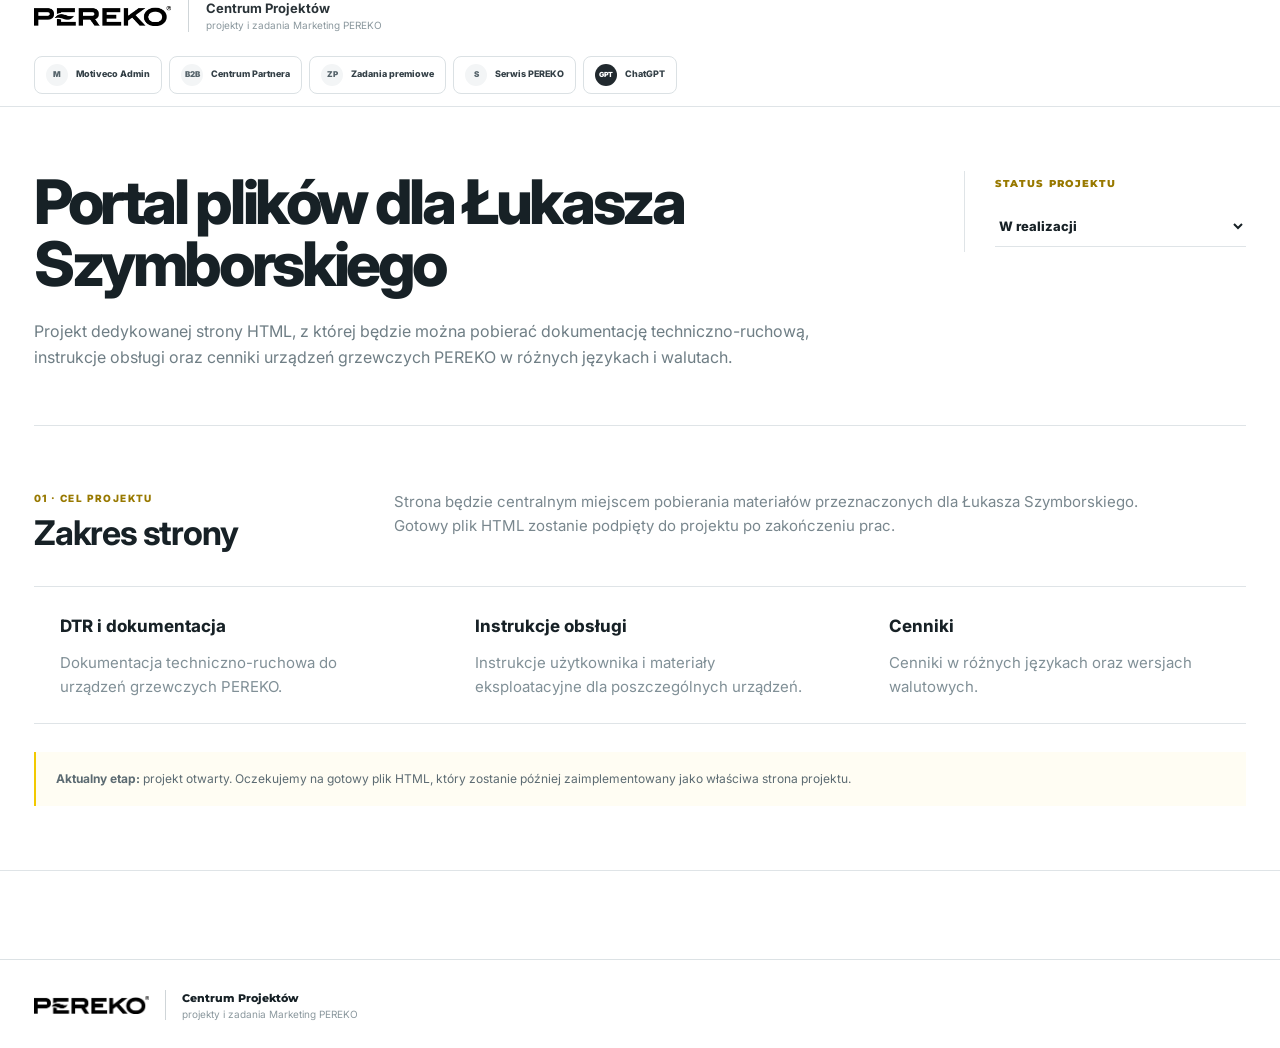
<file: projekty/197-2026/index.html>
<!DOCTYPE html>
<html lang="pl">
<head>
<meta charset="utf-8">
<meta name="viewport" content="width=device-width,initial-scale=1">
<title>PEREKO – Projekt 197/26 | Portal plików dla Łukasza Szymborskiego</title>
<link rel="preconnect" href="https://fonts.googleapis.com">
<link rel="preconnect" href="https://fonts.gstatic.com" crossorigin>
<link href="https://fonts.googleapis.com/css2?family=Montserrat:wght@500;600;700;800;900&family=Source+Sans+3:wght@400;500;600;700&display=swap" rel="stylesheet">
<style>
:root{--yellow:#ffdd00;--yellow-soft:#fff2a8;--dark:#485156;--dark2:#343b3f;--mid:#6e777d;--light:#dadfe1;--soft:#f6f7f7;--ink:#343b3f}
*{box-sizing:border-box}html{scroll-behavior:smooth}body{margin:0;color:var(--ink);font-family:'Source Sans 3',sans-serif;background:#fff}.wrap{width:min(1240px,calc(100% - 64px));margin:0 auto}h1,h2,h3,.brand,.ui,.btn,.section-no,.status-select{font-family:'Montserrat',sans-serif}
.top{position:sticky;top:0;z-index:1000;background:var(--dark);color:#fff}.top .wrap{min-height:80px;display:flex;align-items:center;justify-content:space-between;gap:20px}.top-left{display:flex;align-items:center;gap:18px;flex-wrap:wrap}.top-right{display:flex;align-items:center;gap:8px;flex-wrap:wrap}.brand{font-size:32px;font-weight:900;letter-spacing:.045em}.divider{width:1px;height:34px;background:#ffffff55}.title{font-family:'Montserrat',sans-serif;font-size:13px;font-weight:800}.btn{color:#fff;text-decoration:none;border:1px solid #ffffff55;padding:8px 11px;border-radius:5px;font-size:9px;font-weight:800;background:transparent;cursor:pointer}.btn:hover{background:#fff;color:var(--dark)}.chat-btn{display:inline-flex;align-items:center;gap:8px;background:#fff;color:var(--dark);border-color:#fff}.chat-btn:hover{background:#f2f4f5;color:var(--dark)}.chat-icon{width:22px;height:22px;border-radius:50%;display:inline-flex;align-items:center;justify-content:center;background:var(--dark);color:#fff;font:900 8px 'Montserrat',sans-serif;flex:0 0 22px}
.hero{background:var(--dark);color:#fff}.hero .wrap{padding:42px 0 46px}.hero-grid{display:grid;grid-template-columns:minmax(0,1.55fr) minmax(250px,.45fr);gap:18px;align-items:start}.hero h1{margin:0;font-size:clamp(38px,5vw,62px);line-height:1.03;letter-spacing:-.04em}.hero p{max-width:900px;margin:16px 0 0;color:#e9ecee;font-size:18px}.status{background:var(--yellow);color:var(--dark);padding:14px 15px;border-radius:8px;align-self:start}.status .ui{font-size:9px;font-weight:900}.status-select{width:100%;margin-top:8px;padding:9px 10px;border-radius:5px;border:1px solid #0002;background:#fff;font-size:9px;font-weight:800}.section{padding:44px 0;border-bottom:1px solid var(--light)}.section-head{display:grid;grid-template-columns:270px 1fr;gap:38px;margin-bottom:22px}.section-no{font-size:9px;font-weight:900;letter-spacing:.12em;color:var(--mid)}h2{margin:5px 0 0;font-size:clamp(28px,3vw,40px)}.lead{margin:0;color:var(--mid);font-size:17px}.cards{display:grid;grid-template-columns:repeat(3,1fr);gap:14px}.card{border:1px solid var(--light);border-radius:8px;padding:18px;background:#fff}.card h3{margin:0;font-size:17px}.card p{margin:7px 0 0;color:var(--mid)}.note{margin-top:16px;padding:15px 16px;border-left:4px solid var(--yellow);background:#fafaf8}.footer{background:var(--dark);color:#fff;padding:32px 0}.footer strong{font-family:'Montserrat',sans-serif}.alarm-panel{position:fixed;inset:0;background:#0007;display:none;place-items:center;z-index:2000}.alarm-panel.show{display:grid}.alarm-dialog{width:min(440px,calc(100% - 40px));background:#fff;padding:22px;border-radius:9px}.alarm-dialog input{width:100%;padding:11px;border:1px solid var(--light);border-radius:6px}.actions{display:flex;justify-content:flex-end;gap:8px;margin-top:14px}.actions button{border:0;border-radius:5px;padding:9px 11px;font:800 8px Montserrat}.save{background:var(--yellow)}.cancel{background:var(--dark);color:#fff}@media(max-width:900px){.hero-grid,.section-head{grid-template-columns:1fr}.cards{grid-template-columns:1fr}.top .wrap{padding:10px 0;align-items:flex-start;flex-direction:column}.top-right{width:100%}}@media(max-width:600px){.wrap{width:calc(100% - 28px)}.brand{font-size:27px}}
</style>
<link href="https://fonts.googleapis.com/css2?family=Inter:wght@400;500;600;700;800;900&display=swap" rel="stylesheet"><link rel="stylesheet" href="/projects-v2.css">
</head>
<body>
<nav class="top"><div class="wrap"><div class="top-left"><div class="brand">PEREKO</div><span class="divider"></span><div class="title">Projekt 197/26 · Portal dokumentów dla Łukasza Szymborskiego</div><a class="btn" href="/">← Projekty</a><button id="alarmTopBtn" class="btn" onclick="openAlarm()">Ustaw alarm</button></div><div class="top-right"><a class="btn chat-btn" href="https://chatgpt.com/c/6ad09ba4-47d8-83eb-85b4-6f352c55d075" target="_blank" rel="noopener noreferrer"><span class="chat-icon">GPT</span><span>ChatGPT · projekt 197</span></a></div></div></nav>
<header class="hero"><div class="wrap"><div class="hero-grid"><div><h1>Portal plików dla Łukasza Szymborskiego</h1><p>Projekt dedykowanej strony HTML, z której będzie można pobierać dokumentację techniczno-ruchową, instrukcje obsługi oraz cenniki urządzeń grzewczych PEREKO w różnych językach i walutach.</p></div><div class="status"><div class="ui">STATUS PROJEKTU</div><select id="projectStatus" class="status-select" onchange="saveStatus()"><option value="zaplanowany">Zaplanowany</option><option value="w realizacji">W realizacji</option><option value="przekazany dalej">Przekazany dalej</option><option value="zakończony">Zakończony</option></select></div></div></div></header>
<main>
<section class="section"><div class="wrap"><div class="section-head"><div><div class="section-no">01 · CEL PROJEKTU</div><h2>Zakres strony</h2></div><p class="lead">Strona będzie centralnym miejscem pobierania materiałów przeznaczonych dla Łukasza Szymborskiego. Gotowy plik HTML zostanie podpięty do projektu po zakończeniu prac.</p></div><div class="cards"><div class="card"><h3>DTR i dokumentacja</h3><p>Dokumentacja techniczno-ruchowa do urządzeń grzewczych PEREKO.</p></div><div class="card"><h3>Instrukcje obsługi</h3><p>Instrukcje użytkownika i materiały eksploatacyjne dla poszczególnych urządzeń.</p></div><div class="card"><h3>Cenniki</h3><p>Cenniki w różnych językach oraz wersjach walutowych.</p></div></div><div class="note"><strong>Aktualny etap:</strong> projekt otwarty. Oczekujemy na gotowy plik HTML, który zostanie później zaimplementowany jako właściwa strona projektu.</div></div></section>
</main>
<footer class="footer"><div class="wrap"><strong>PEREKO • Projekt 197/26</strong><div>Portal dokumentów i cenników dla Łukasza Szymborskiego</div></div></footer>
<div id="alarmPanel" class="alarm-panel" onclick="if(event.target===this)closeAlarm()"><div class="alarm-dialog"><h3>Alarm projektu 197/26</h3><input id="alarmDate" type="date"><div class="actions"><button onclick="clearAlarm()">Wyłącz alarm</button><button class="cancel" onclick="closeAlarm()">Anuluj</button><button class="save" onclick="saveAlarm()">Ustaw alarm</button></div></div></div>
<script>
const PROJECT_ID='197-2026',STATUS_KEY='pereko_project_statuses_v1',ALARM_KEY='pereko_project_alarms_v1';
function readObj(k){try{return JSON.parse(localStorage.getItem(k)||'{}')}catch(e){return {}}}function writeObj(k,o){localStorage.setItem(k,JSON.stringify(o))}
function loadStatus(){const s=readObj(STATUS_KEY);if(!s[PROJECT_ID]){s[PROJECT_ID]='w realizacji';writeObj(STATUS_KEY,s)}document.getElementById('projectStatus').value=s[PROJECT_ID]}
function saveStatus(){const s=readObj(STATUS_KEY);s[PROJECT_ID]=document.getElementById('projectStatus').value;writeObj(STATUS_KEY,s)}
function openAlarm(){const a=readObj(ALARM_KEY);document.getElementById('alarmDate').value=a[PROJECT_ID]||'';document.getElementById('alarmPanel').classList.add('show')}
function closeAlarm(){document.getElementById('alarmPanel').classList.remove('show')}
function saveAlarm(){const d=document.getElementById('alarmDate').value;if(!d)return;const a=readObj(ALARM_KEY);a[PROJECT_ID]=d;writeObj(ALARM_KEY,a);closeAlarm();refreshAlarm()}
function clearAlarm(){const a=readObj(ALARM_KEY);delete a[PROJECT_ID];writeObj(ALARM_KEY,a);closeAlarm();refreshAlarm()}
function refreshAlarm(){const d=readObj(ALARM_KEY)[PROJECT_ID];document.getElementById('alarmTopBtn').textContent=d?'Alarm: '+d:'Ustaw alarm'}
loadStatus();refreshAlarm();
</script>
<script src="/projects-v2.js"></script>
</body>
</html>
</file>
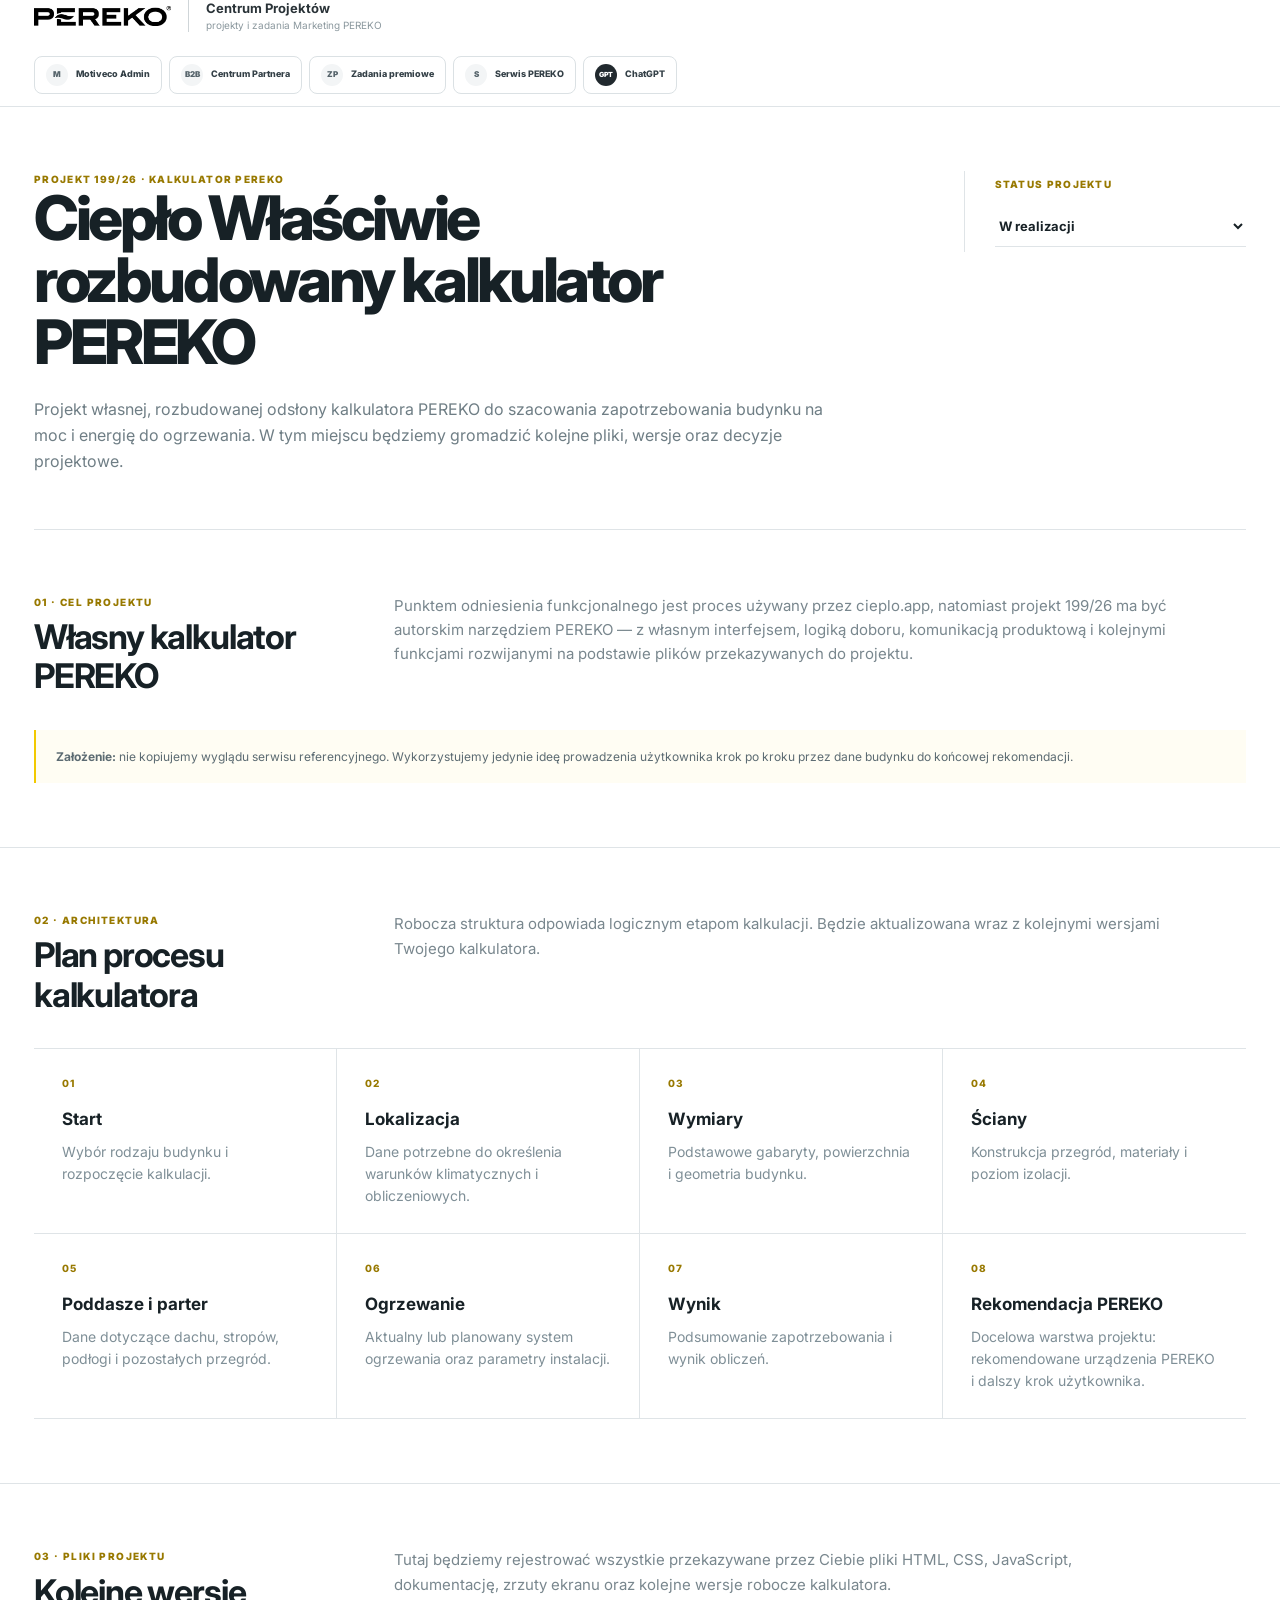
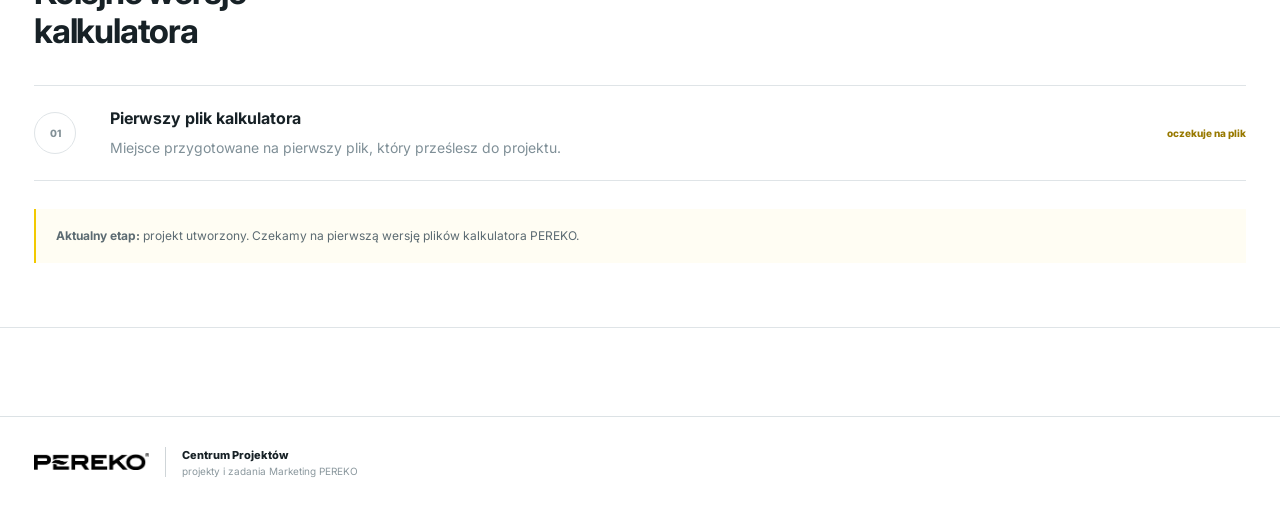
<file: projekty/199-2026/index.html>
<!DOCTYPE html>
<html lang="pl">
<head>
<meta charset="utf-8">
<meta name="viewport" content="width=device-width,initial-scale=1">
<title>PEREKO – Projekt 199/26 | Ciepło Właściwie</title>
<link rel="preconnect" href="https://fonts.googleapis.com">
<link rel="preconnect" href="https://fonts.gstatic.com" crossorigin>
<link href="https://fonts.googleapis.com/css2?family=Inter:wght@400;500;600;700;800;900&display=swap" rel="stylesheet">
<style>
:root{--yellow:#f2c900;--ink:#172126;--muted:#7f8f97;--line:#dfe4e7}
*{box-sizing:border-box}html{scroll-behavior:smooth}body{margin:0;background:#fff;color:var(--ink);font-family:Inter,system-ui,sans-serif}.wrap{width:min(1480px,calc(100% - 68px));margin:auto}
.top{display:none}.hero{background:#fff}.hero .wrap{padding:64px 0 54px;border-bottom:1px solid var(--line)}.hero-grid{display:grid;grid-template-columns:minmax(0,1.5fr) minmax(260px,.5fr);gap:82px;align-items:start}.hero h1{margin:0;font-size:clamp(42px,4.7vw,64px);line-height:1.02;letter-spacing:-.055em}.hero p{max-width:820px;margin:24px 0 0;color:#6f7e85;font-size:16px;line-height:1.7}.status{border-left:1px solid var(--line);padding:5px 0 5px 30px}.ui,.section-no{font-size:10px;font-weight:850;letter-spacing:.13em;text-transform:uppercase;color:#987900}.status-select{width:100%;margin-top:14px;border:0;border-bottom:1px solid var(--line);padding:11px 0;background:#fff;color:var(--ink);font-size:13px;font-weight:700}
.section{padding:64px 0;border-bottom:1px solid var(--line)}.section-head{display:grid;grid-template-columns:290px 1fr;gap:70px;align-items:start;margin-bottom:34px}.section h2{margin:7px 0 0;font-size:34px;line-height:1.16;letter-spacing:-.035em}.lead{margin:0;max-width:800px;color:#79878e;font-size:15px;line-height:1.72}
.flow{display:grid;grid-template-columns:repeat(4,minmax(0,1fr));border-top:1px solid var(--line);border-bottom:1px solid var(--line)}.flow-item{padding:26px 28px;border-right:1px solid var(--line);min-height:140px}.flow-item:nth-child(4n){border-right:0}.flow-item:nth-child(n+5){border-top:1px solid var(--line)}.flow-no{font-size:10px;font-weight:800;color:#987900;letter-spacing:.1em}.flow-item h3{margin:14px 0 8px;font-size:17px}.flow-item p{margin:0;color:var(--muted);font-size:14px;line-height:1.58}
.files{border-top:1px solid var(--line)}.file-row{display:grid;grid-template-columns:58px 1fr auto;gap:18px;align-items:center;padding:20px 0;border-bottom:1px solid var(--line)}.file-no{width:42px;height:42px;border:1px solid var(--line);border-radius:50%;display:grid;place-items:center;color:#829097;font-size:10px;font-weight:800}.file-row h3{margin:0;font-size:16px}.file-row p{margin:6px 0 0;color:var(--muted);font-size:14px}.file-status{font-size:10px;color:#987900;font-weight:800}.note{margin-top:28px;border-left:2px solid var(--yellow);background:#fffdf3;padding:17px 20px;color:#5c6b72;font-size:14px;line-height:1.62}.footer{background:#fff;border-top:1px solid var(--line);padding:30px 0}.footer .wrap{display:flex;align-items:center;gap:16px}.alarm-panel{position:fixed;inset:0;background:#0007;display:none;place-items:center;z-index:2000}.alarm-panel.show{display:grid}.alarm-dialog{width:min(440px,calc(100% - 40px));background:#fff;padding:22px;border:1px solid var(--line)}.alarm-dialog input{width:100%;padding:11px;border:1px solid var(--line)}.actions{display:flex;justify-content:flex-end;gap:8px;margin-top:14px}.actions button{border:1px solid var(--line);background:#fff;padding:9px 11px;font-weight:700}.save{background:var(--yellow)!important;border-color:var(--yellow)!important}
@media(max-width:980px){.wrap{width:calc(100% - 36px)}.hero-grid,.section-head{grid-template-columns:1fr}.status{border-left:0;border-top:1px solid var(--line);padding:22px 0 0}.flow{grid-template-columns:1fr 1fr}.flow-item:nth-child(4n){border-right:1px solid var(--line)}.flow-item:nth-child(2n){border-right:0}.flow-item:nth-child(n+3){border-top:1px solid var(--line)}}@media(max-width:640px){.wrap{width:calc(100% - 28px)}.flow{grid-template-columns:1fr}.flow-item{border-right:0!important}.flow-item:nth-child(n+2){border-top:1px solid var(--line)}.file-row{grid-template-columns:46px 1fr}.file-status{grid-column:2}}
</style>
<link rel="stylesheet" href="/projects-v2.css">
</head>
<body>
<header class="hero"><div class="wrap"><div class="hero-grid"><div><div class="ui">PROJEKT 199/26 · KALKULATOR PEREKO</div><h1>Ciepło Właściwie<br>rozbudowany kalkulator PEREKO</h1><p>Projekt własnej, rozbudowanej odsłony kalkulatora PEREKO do szacowania zapotrzebowania budynku na moc i energię do ogrzewania. W tym miejscu będziemy gromadzić kolejne pliki, wersje oraz decyzje projektowe.</p></div><div class="status"><div class="ui">STATUS PROJEKTU</div><select id="projectStatus" class="status-select" onchange="saveStatus()"><option value="zaplanowany">Zaplanowany</option><option value="w realizacji">W realizacji</option><option value="przekazany dalej">Przekazany dalej</option><option value="zakończony">Zakończony</option></select></div></div></div></header>
<main>
<section class="section"><div class="wrap"><div class="section-head"><div><div class="section-no">01 · CEL PROJEKTU</div><h2>Własny kalkulator PEREKO</h2></div><p class="lead">Punktem odniesienia funkcjonalnego jest proces używany przez cieplo.app, natomiast projekt 199/26 ma być autorskim narzędziem PEREKO — z własnym interfejsem, logiką doboru, komunikacją produktową i kolejnymi funkcjami rozwijanymi na podstawie plików przekazywanych do projektu.</p></div><div class="note"><strong>Założenie:</strong> nie kopiujemy wyglądu serwisu referencyjnego. Wykorzystujemy jedynie ideę prowadzenia użytkownika krok po kroku przez dane budynku do końcowej rekomendacji.</div></div></section>
<section class="section"><div class="wrap"><div class="section-head"><div><div class="section-no">02 · ARCHITEKTURA</div><h2>Plan procesu kalkulatora</h2></div><p class="lead">Robocza struktura odpowiada logicznym etapom kalkulacji. Będzie aktualizowana wraz z kolejnymi wersjami Twojego kalkulatora.</p></div><div class="flow">
<div class="flow-item"><div class="flow-no">01</div><h3>Start</h3><p>Wybór rodzaju budynku i rozpoczęcie kalkulacji.</p></div>
<div class="flow-item"><div class="flow-no">02</div><h3>Lokalizacja</h3><p>Dane potrzebne do określenia warunków klimatycznych i obliczeniowych.</p></div>
<div class="flow-item"><div class="flow-no">03</div><h3>Wymiary</h3><p>Podstawowe gabaryty, powierzchnia i geometria budynku.</p></div>
<div class="flow-item"><div class="flow-no">04</div><h3>Ściany</h3><p>Konstrukcja przegród, materiały i poziom izolacji.</p></div>
<div class="flow-item"><div class="flow-no">05</div><h3>Poddasze i parter</h3><p>Dane dotyczące dachu, stropów, podłogi i pozostałych przegród.</p></div>
<div class="flow-item"><div class="flow-no">06</div><h3>Ogrzewanie</h3><p>Aktualny lub planowany system ogrzewania oraz parametry instalacji.</p></div>
<div class="flow-item"><div class="flow-no">07</div><h3>Wynik</h3><p>Podsumowanie zapotrzebowania i wynik obliczeń.</p></div>
<div class="flow-item"><div class="flow-no">08</div><h3>Rekomendacja PEREKO</h3><p>Docelowa warstwa projektu: rekomendowane urządzenia PEREKO i dalszy krok użytkownika.</p></div>
</div></div></section>
<section class="section"><div class="wrap"><div class="section-head"><div><div class="section-no">03 · PLIKI PROJEKTU</div><h2>Kolejne wersje kalkulatora</h2></div><p class="lead">Tutaj będziemy rejestrować wszystkie przekazywane przez Ciebie pliki HTML, CSS, JavaScript, dokumentację, zrzuty ekranu oraz kolejne wersje robocze kalkulatora.</p></div><div class="files">
<div class="file-row"><div class="file-no">01</div><div><h3>Pierwszy plik kalkulatora</h3><p>Miejsce przygotowane na pierwszy plik, który prześlesz do projektu.</p></div><div class="file-status">oczekuje na plik</div></div>
</div><div class="note"><strong>Aktualny etap:</strong> projekt utworzony. Czekamy na pierwszą wersję plików kalkulatora PEREKO.</div></div></section>
</main>
<footer class="footer"><div class="wrap"><strong>Projekt 199/26</strong><span>Ciepło Właściwie · rozbudowany kalkulator PEREKO</span></div></footer>
<div id="alarmPanel" class="alarm-panel" onclick="if(event.target===this)closeAlarm()"><div class="alarm-dialog"><h3>Alarm projektu 199/26</h3><input id="alarmDate" type="date"><div class="actions"><button onclick="clearAlarm()">Wyłącz alarm</button><button onclick="closeAlarm()">Anuluj</button><button class="save" onclick="saveAlarm()">Ustaw alarm</button></div></div></div>
<script>
const PROJECT_ID='199-2026',STATUS_KEY='pereko_project_statuses_v1',ALARM_KEY='pereko_project_alarms_v1';
function readObj(k){try{return JSON.parse(localStorage.getItem(k)||'{}')}catch(e){return {}}}
function writeObj(k,o){localStorage.setItem(k,JSON.stringify(o))}
function loadStatus(){const s=readObj(STATUS_KEY);if(!s[PROJECT_ID]){s[PROJECT_ID]='w realizacji';writeObj(STATUS_KEY,s)}document.getElementById('projectStatus').value=s[PROJECT_ID]}
function saveStatus(){const s=readObj(STATUS_KEY);s[PROJECT_ID]=document.getElementById('projectStatus').value;writeObj(STATUS_KEY,s)}
function openAlarm(){const a=readObj(ALARM_KEY);document.getElementById('alarmDate').value=a[PROJECT_ID]||'';document.getElementById('alarmPanel').classList.add('show')}
function closeAlarm(){document.getElementById('alarmPanel').classList.remove('show')}
function saveAlarm(){const d=document.getElementById('alarmDate').value;if(!d)return;const a=readObj(ALARM_KEY);a[PROJECT_ID]=d;writeObj(ALARM_KEY,a);closeAlarm()}
function clearAlarm(){const a=readObj(ALARM_KEY);delete a[PROJECT_ID];writeObj(ALARM_KEY,a);closeAlarm()}
loadStatus();
</script>
<script src="/projects-v2.js"></script>
</body>
</html>
</file>
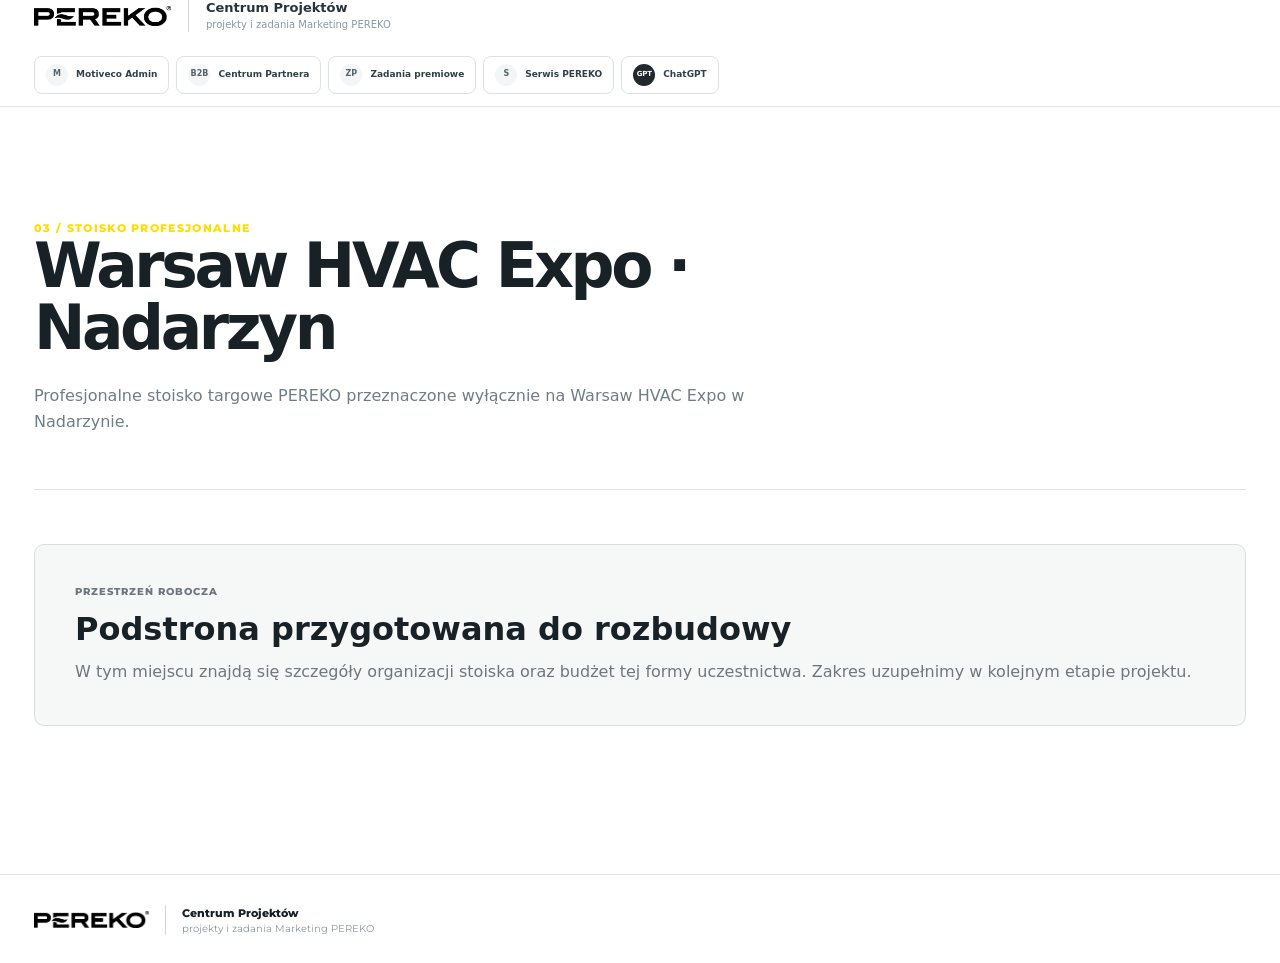
<file: projekty/196-2026/hvac-expo/index.html>
<!DOCTYPE html>
<html lang="pl">
<head>
<meta charset="utf-8">
<meta name="viewport" content="width=device-width,initial-scale=1">
<title>PEREKO – Projekt 196/26 | Warsaw HVAC Expo · Nadarzyn</title>
<link rel="preconnect" href="https://fonts.googleapis.com">
<link rel="preconnect" href="https://fonts.gstatic.com" crossorigin>
<link href="https://fonts.googleapis.com/css2?family=Montserrat:wght@500;600;700;800;900&family=Source+Sans+3:wght@400;500;600;700&display=swap" rel="stylesheet">
<style>
:root{--yellow:#ffdd00;--dark:#485156;--ink:#343b3f;--mid:#6e777d;--light:#d9dee1;--soft:#f6f7f7}
*{box-sizing:border-box}
body{margin:0;background:#fff;color:var(--ink);font-family:'Source Sans 3',sans-serif}
.wrap{width:min(1280px,calc(100% - 64px));margin:auto}
.topbar{background:var(--dark);border-bottom:1px solid rgba(255,255,255,.14)}
.topbar .wrap{display:flex;justify-content:space-between;align-items:center;gap:20px;min-height:80px;flex-wrap:wrap;padding:12px 0}
.brand{display:flex;align-items:center;gap:20px;color:#fff}
.brand-word{font:900 32px 'Montserrat',sans-serif;letter-spacing:.045em}
.brand-divider{width:1px;height:36px;background:rgba(255,255,255,.34)}
.brand-title{display:flex;flex-direction:column;font:800 11px 'Montserrat',sans-serif;gap:6px}
.brand-title small{font-size:10px;font-weight:600}
.back{display:inline-flex;align-items:center;padding:10px 13px;border:1px solid rgba(255,255,255,.35);border-radius:6px;color:#fff;text-decoration:none;font:700 11px 'Montserrat',sans-serif}
.back:hover{background:var(--yellow);border-color:var(--yellow);color:var(--dark)}
.hero{background:var(--dark);color:#fff;padding:50px 0 54px}
.eyebrow{color:var(--yellow);font:800 11px 'Montserrat',sans-serif;letter-spacing:.12em}
h1{font:900 clamp(30px,4.5vw,58px)/1.08 'Montserrat',sans-serif;letter-spacing:-.035em;margin:15px 0 12px}
.hero p{font-size:17px;line-height:1.6;color:#e9ecee;max-width:850px;margin:0}
main{min-height:330px;padding:48px 0 80px}
.placeholder{padding:40px;border:1px solid var(--light);border-radius:10px;background:var(--soft)}
.placeholder-kicker{font:800 10px 'Montserrat',sans-serif;letter-spacing:.1em;color:var(--mid)}
h2{margin:12px 0;font:900 clamp(22px,3vw,32px)/1.2 'Montserrat',sans-serif}
.placeholder p{margin:0;color:var(--mid);font-size:16px;line-height:1.55}
.footer{border-top:1px solid var(--light);padding:26px 0;color:var(--mid);font:700 11px 'Montserrat',sans-serif}
@media(max-width:700px){.wrap{width:calc(100% - 28px)}.topbar .wrap{align-items:flex-start}.brand-word{font-size:24px}.brand{gap:12px}.hero{padding:35px 0}.placeholder{padding:26px}main{padding-top:30px}}
</style>
<link rel="stylesheet" href="/projects-v2.css">
</head>
<body>
<nav class="topbar"><div class="wrap"><div class="brand"><div class="brand-word">PEREKO</div><span class="brand-divider"></span><div class="brand-title"><small>Projekt 196/26 · Targi H1 2027</small>STOISKO PROFESJONALNE</div></div><a class="back" href="../">← Powrót do harmonogramu</a></div></nav>
<header class="hero"><div class="wrap"><div class="eyebrow">03 / STOISKO PROFESJONALNE</div><h1>Warsaw HVAC Expo · Nadarzyn</h1><p>Profesjonalne stoisko targowe PEREKO przeznaczone wyłącznie na Warsaw HVAC Expo w Nadarzynie.</p></div></header>
<main><div class="wrap"><section class="placeholder" aria-label="Przestrzeń robocza"><div class="placeholder-kicker">PRZESTRZEŃ ROBOCZA</div><h2>Podstrona przygotowana do rozbudowy</h2><p>W tym miejscu znajdą się szczegóły organizacji stoiska oraz budżet tej formy uczestnictwa. Zakres uzupełnimy w kolejnym etapie projektu.</p></section></div></main>
<footer class="footer"><div class="wrap">PEREKO • Projekt 196/26 • Targi I–II kwartał 2027</div></footer>
<script src="/projects-v2.js"></script>
</body>
</html>
</file>
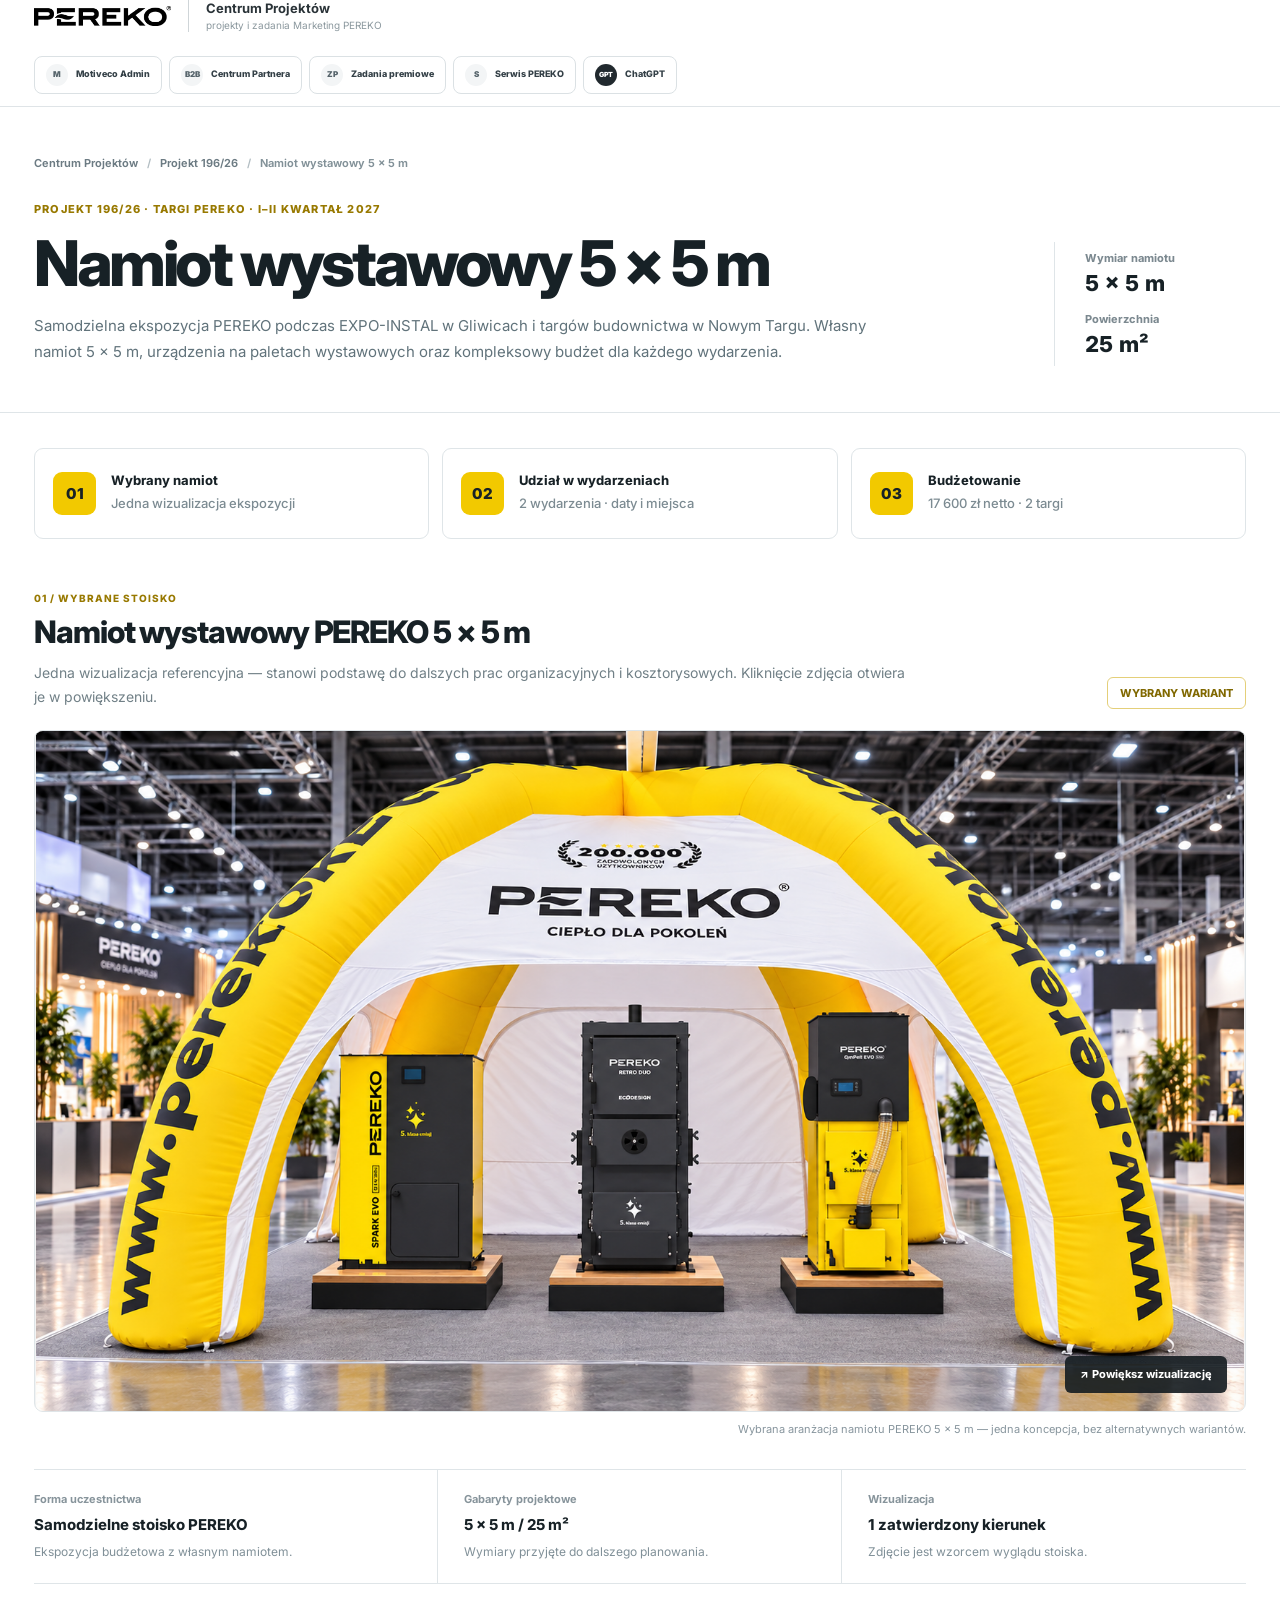
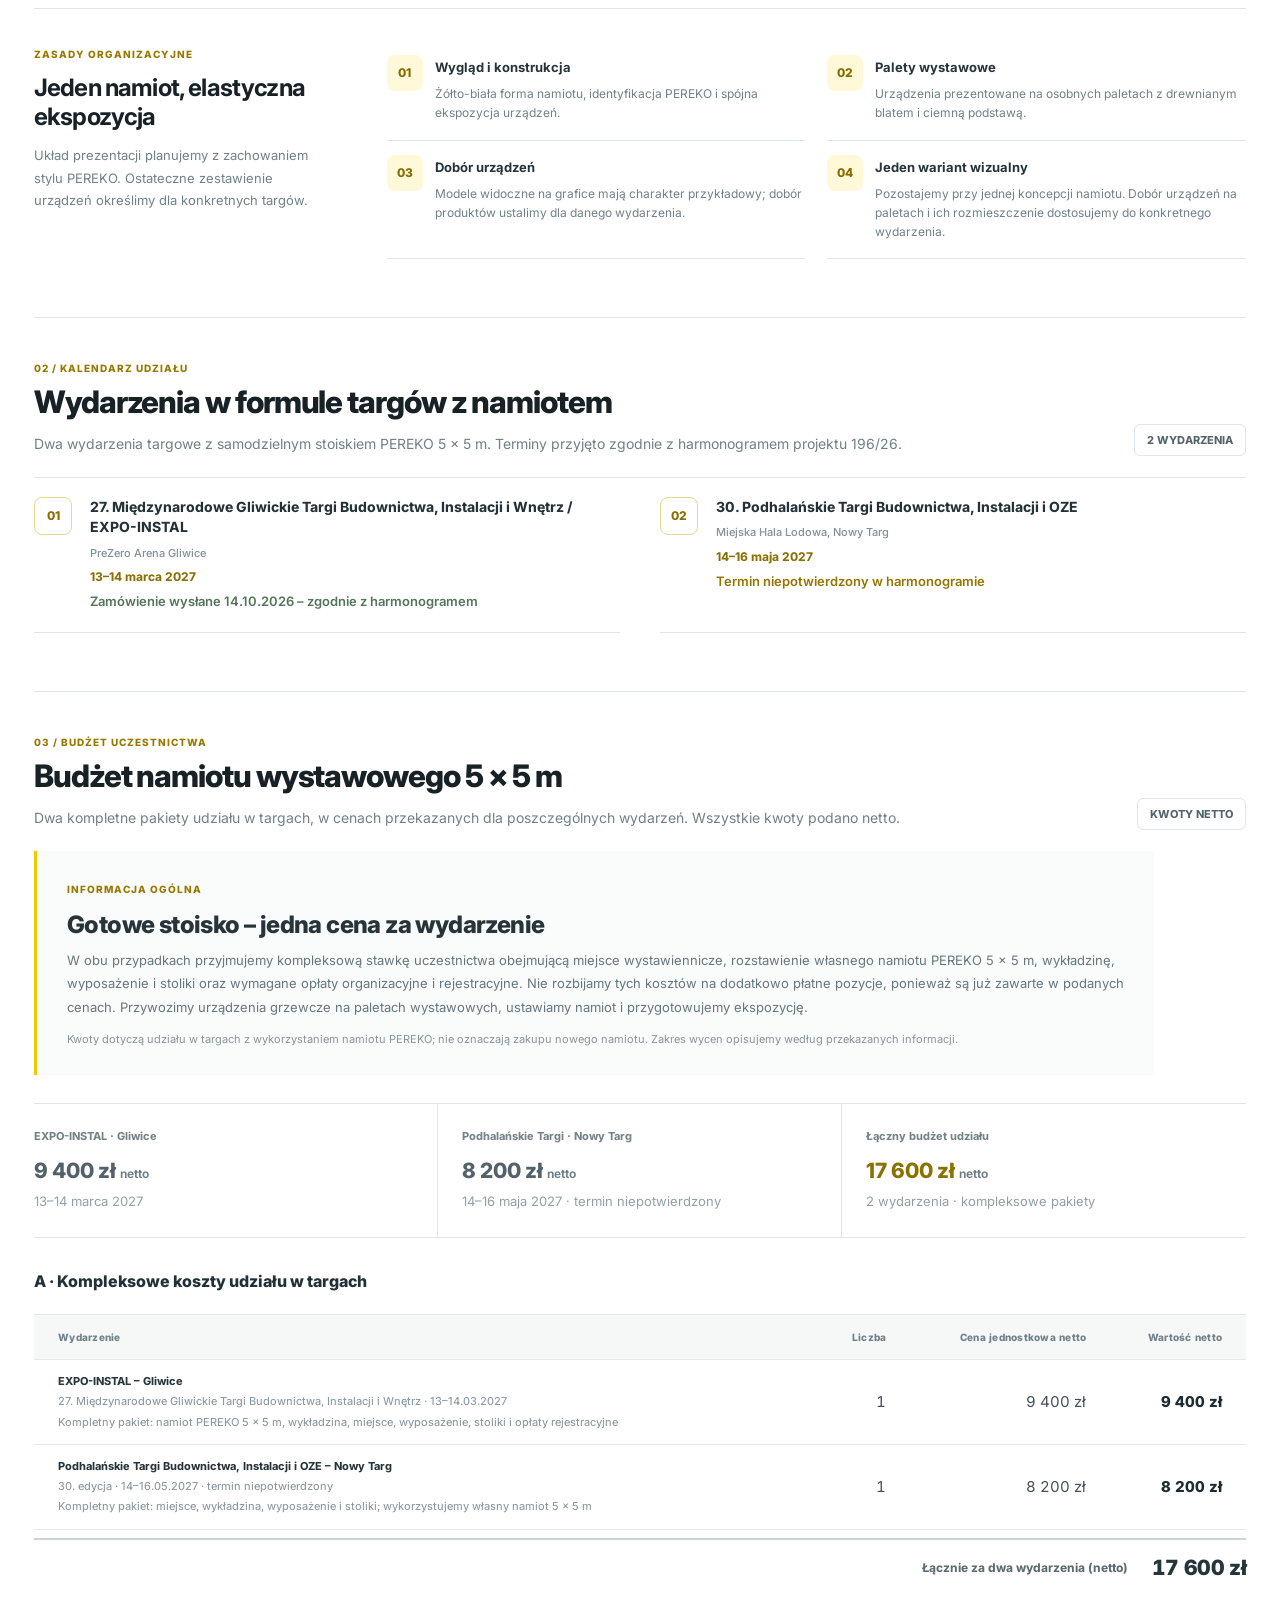
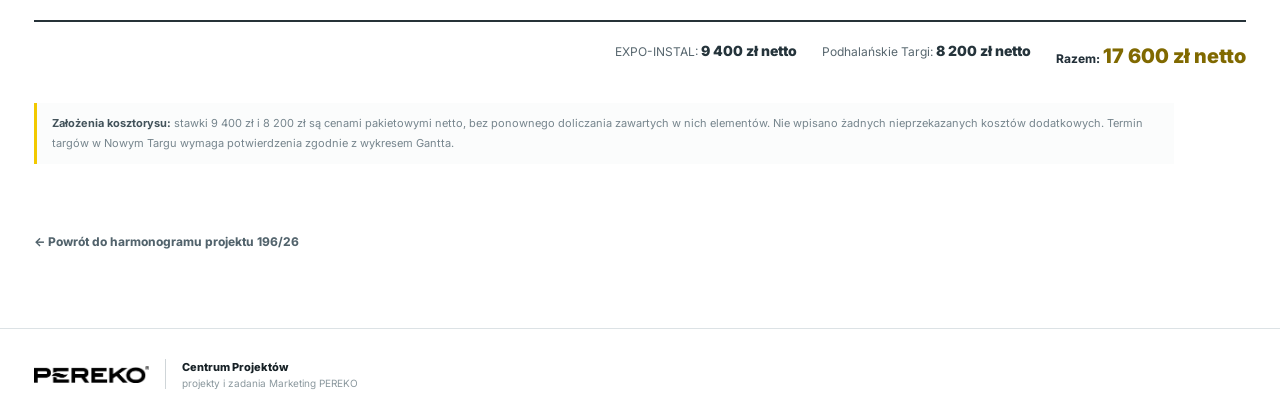
<file: projekty/196-2026/namiot-5x5/index.html>
<!DOCTYPE html>
<html lang="pl">
<head>
<meta charset="utf-8">
<meta name="viewport" content="width=device-width,initial-scale=1">
<meta name="description" content="Projekt PEREKO 196/26 – Namiot wystawowy 5 × 5 m. Wybrana wizualizacja ekspozycji i przygotowanie kosztorysu udziału w targach.">
<title>PEREKO – Projekt 196/26 | Namiot wystawowy 5 × 5 m</title>
<link rel="preconnect" href="https://fonts.googleapis.com">
<link rel="preconnect" href="https://fonts.gstatic.com" crossorigin>
<link href="https://fonts.googleapis.com/css2?family=Inter:wght@400;500;600;700;800;900&display=swap" rel="stylesheet">
<link rel="stylesheet" href="/projects-v2.css">
<style id="namiot-5x5-specific">

:root{--so-ink:#172126;--so-text:#45555d;--so-muted:#7c8b92;--so-line:#dfe5e8;--so-soft:#f8f9fa;--so-yellow:#f2c900;--so-gold:#987900}
.so-wrap{width:min(1480px,calc(100% - 68px));margin:0 auto}
.so-hero{border-bottom:1px solid var(--so-line);background:#fff}
.so-hero-inner{padding:49px 0 46px}
.so-crumb{display:flex;flex-wrap:wrap;align-items:center;gap:9px;margin-bottom:31px;color:#829198;font:650 11px/1.4 Inter,system-ui,sans-serif}
.so-crumb a{color:#6c7b83;text-decoration:none}.so-crumb a:hover{text-decoration:underline;color:var(--so-ink)}.so-crumb b{font-weight:650;color:#b2bdc2}
.so-hero-row{display:grid;grid-template-columns:minmax(0,1fr) auto;gap:36px;align-items:end}
.so-eyebrow{color:var(--so-gold);font:800 11px/1.4 Inter,system-ui,sans-serif;letter-spacing:.11em;text-transform:uppercase}
.so-hero h1{font:800 clamp(38px,5vw,63px)/1.04 Inter,system-ui,sans-serif;letter-spacing:-.055em;color:var(--so-ink);margin:13px 0 17px}
.so-hero p{font:400 15px/1.75 Inter,system-ui,sans-serif;color:#61737b;max-width:850px;margin:0}
.so-hero-meta{border-left:1px solid var(--so-line);padding:8px 0 8px 30px;min-width:192px;display:flex;flex-direction:column;gap:14px}
.so-hero-meta span{font:750 11px/1.5 Inter,system-ui,sans-serif;color:#7c8990}
.so-hero-meta strong{display:block;color:var(--so-ink);font:800 22px/1.2 Inter,system-ui,sans-serif;margin:4px 0 0}
.so-main{padding:35px 0 75px}
body.project-detail-page main.so-main{padding:35px 0 75px!important}
.so-stage-nav{display:grid;grid-template-columns:repeat(3,minmax(0,1fr));gap:13px;margin-bottom:52px}
.so-stage-link{min-height:91px;display:flex;align-items:center;gap:15px;padding:16px 18px;border:1px solid var(--so-line);border-radius:9px;background:#fff;color:var(--so-ink);text-decoration:none;transition:border-color .18s,background .18s}
.so-stage-link:hover{background:#fffdf4;border-color:#d1b84b}
.so-stage-link:focus-visible{outline:3px solid var(--so-yellow);outline-offset:3px}
.so-stage-number{display:flex;justify-content:center;align-items:center;flex:0 0 43px;width:43px;height:43px;border-radius:9px;background:var(--so-yellow);color:#182226;font:850 15px/1 Inter,system-ui,sans-serif;letter-spacing:0;white-space:nowrap}
.so-stage-link.is-later .so-stage-number{background:#edf0f2;color:#334149}
.so-stage-text{min-width:0;display:flex;flex-direction:column;gap:5px}
.so-stage-text strong{font:750 13px/1.3 Inter,system-ui,sans-serif;color:var(--so-ink)}
.so-stage-text small{font:500 11px/1.4 Inter,system-ui,sans-serif;color:var(--so-muted)}
.so-section{scroll-margin-top:120px;margin:0 0 58px}
.so-section + .so-section{padding-top:43px;border-top:1px solid var(--so-line)}
.so-section-head{display:flex;align-items:flex-end;justify-content:space-between;gap:18px;margin-bottom:21px}
.so-section-label{font:800 10px/1.4 Inter,system-ui,sans-serif;letter-spacing:.10em;color:var(--so-gold);text-transform:uppercase}
.so-section h2{font:800 clamp(22px,2.5vw,31px)/1.25 Inter,system-ui,sans-serif;letter-spacing:-.035em;margin:8px 0 10px;color:var(--so-ink)}
.so-section-note{font:400 14px/1.7 Inter,system-ui,sans-serif;color:#718087;max-width:880px;margin:0}
.so-quantity{display:inline-flex;flex-shrink:0;align-items:center;justify-content:center;padding:8px 12px;border:1px solid var(--so-line);border-radius:6px;color:#53636b;font:750 11px Inter,system-ui,sans-serif;white-space:nowrap}
.so-gallery{display:grid;grid-template-columns:repeat(8,minmax(0,1fr));gap:12px;align-items:start}
.so-card{min-width:0;background:#fff;border:1px solid var(--so-line);border-radius:9px;overflow:hidden;transition:border-color .18s,box-shadow .18s}
.so-card:hover{border-color:#c4ccd0;box-shadow:0 3px 12px rgba(23,33,38,.06)}
body.project-detail-page .so-photo{display:block;position:relative;width:100%;aspect-ratio:1/1.08;padding:0!important;border:0!important;background:#f2f3f3!important;overflow:hidden;cursor:zoom-in;border-radius:0!important}
.so-photo img{display:block;width:100%;height:100%;object-fit:contain;object-position:center center;transition:transform .2s}
.so-photo:hover img{transform:scale(1.035)}
.so-photo:focus-visible{outline:3px solid var(--so-yellow);outline-offset:-4px}
.so-photo-zoom{position:absolute;right:7px;bottom:7px;width:24px;height:24px;display:flex;align-items:center;justify-content:center;border-radius:5px;background:rgba(23,33,38,.87);color:#fff;font:750 14px Inter,system-ui,sans-serif}
.so-card-caption{min-height:41px;padding:12px 8px 10px;color:#263238;font:750 10px/1.25 Inter,system-ui,sans-serif;text-align:center;display:flex;align-items:center;justify-content:center;overflow-wrap:anywhere}
.so-pending{display:flex;align-items:flex-start;gap:18px;border:1px dashed #cbd4d8;border-radius:9px;background:#fafbfb;padding:27px 30px}
.so-pending-mark{display:flex;align-items:center;justify-content:center;width:42px;height:42px;flex:0 0 42px;border-radius:8px;background:#e8edef;color:#506068;font:800 14px Inter,system-ui,sans-serif}
.so-pending h3{margin:0 0 7px;color:var(--so-ink);font:750 15px/1.4 Inter,system-ui,sans-serif}
.so-pending p{margin:0;max-width:890px;color:#7e8e95;font:400 13px/1.7 Inter,system-ui,sans-serif}
.so-bottom-link{display:inline-flex;align-items:center;margin-top:12px;color:#52636c;text-decoration:none;font:750 12px Inter,system-ui,sans-serif}
.so-bottom-link:hover{color:#947800;text-decoration:underline}
.so-lightbox[hidden]{display:none!important}
.so-lightbox{position:fixed;inset:0;z-index:9999;background:rgba(12,17,20,.96);display:grid;grid-template-rows:auto minmax(0,1fr) auto;place-items:stretch;color:#fff;padding:18px 66px 22px}
.so-lightbox-top{display:flex;align-items:center;justify-content:space-between;gap:24px;width:100%;max-width:1360px;margin:0 auto}
.so-lightbox-title{color:#fff;font:750 14px/1.5 Inter,system-ui,sans-serif}
.so-lightbox-top small{display:block;margin-top:3px;color:#b2bfc5;font:500 11px Inter,system-ui,sans-serif}
.so-lightbox-close{width:45px;height:45px;display:grid;place-items:center;color:#fff;background:rgba(255,255,255,.10);border:1px solid rgba(255,255,255,.32);border-radius:9px;font-size:25px;cursor:pointer}
.so-lightbox-close:hover,.so-lightbox-arrow:hover{background:rgba(255,221,0,.18)}
.so-lightbox-center{position:relative;width:100%;height:100%;min-height:0;display:grid;grid-template-columns:52px minmax(0,1fr) 52px;gap:16px;align-items:center}
.so-lightbox-arrow{height:68px;width:52px;border:1px solid rgba(255,255,255,.35);border-radius:9px;color:#fff;background:rgba(255,255,255,.10);font:400 38px Inter,system-ui,sans-serif;cursor:pointer}
.so-lightbox-figure{height:100%;min-height:0;max-width:100%;margin:0;display:flex;align-items:center;justify-content:center}
.so-lightbox-image{display:block;max-width:100%;max-height:100%;width:auto;height:auto;object-fit:contain}
.so-lightbox-footer{padding-top:9px;display:flex;align-items:center;justify-content:center;gap:12px;color:#d6dee1;font:550 12px/1.6 Inter,system-ui,sans-serif;text-align:center}
.so-lightbox-index{color:#f2c900;font-weight:850}
.so-lightbox button:focus-visible{outline:3px solid var(--so-yellow);outline-offset:2px}
body.so-modal-open{overflow:hidden}
@media(max-width:1080px){.so-gallery{grid-template-columns:repeat(6,minmax(0,1fr))}}
@media(max-width:1020px){.so-gallery{grid-template-columns:repeat(4,minmax(0,1fr))}.so-stage-nav{grid-template-columns:1fr;gap:10px}.so-stage-link{min-height:72px}}
@media(max-width:720px){
 .so-wrap{width:calc(100% - 28px)}
 .so-hero-inner{padding:25px 0 32px}.so-crumb{margin-bottom:24px}
 .so-hero-row{grid-template-columns:1fr;gap:20px}.so-hero-meta{min-width:0;flex-direction:row;gap:25px;border-left:0;border-top:1px solid var(--so-line);padding:17px 0 0}.so-hero h1{font-size:43px}
 .so-main{padding:24px 0 55px}body.project-detail-page main.so-main{padding:24px 0 55px!important}.so-stage-nav{margin-bottom:37px}
 .so-section{margin-bottom:42px}.so-section + .so-section{padding-top:32px}
 .so-section-head{align-items:start;flex-direction:column;gap:10px}
 .so-gallery{grid-template-columns:repeat(3,minmax(0,1fr));gap:10px}
 .so-card-caption{min-height:39px;font-size:10px}
 .so-pending{padding:20px;gap:12px}
 .so-lightbox{padding:12px 12px 20px}
 .so-lightbox-center{grid-template-columns:40px minmax(0,1fr) 40px;gap:5px}
 .so-lightbox-arrow{width:40px;height:55px;font-size:30px}
}
@media(max-width:440px){.so-gallery{grid-template-columns:repeat(2,minmax(0,1fr))}.so-lightbox-center{grid-template-columns:32px minmax(0,1fr) 32px}.so-lightbox-arrow{width:32px;height:52px;font-size:26px}.so-lightbox-title{font-size:12px}}
@media(prefers-reduced-motion:reduce){.so-photo img,.so-card,.so-stage-link{transition:none}}

/* Projekt 196/26 – małe, identyczne miniatury poziomych aranżacji */
.so-gallery--arrangements{grid-template-columns:repeat(3,minmax(0,240px));justify-content:start}
body.project-detail-page .so-gallery--arrangements .so-photo{aspect-ratio:16/9}
.so-gallery--arrangements .so-card-caption{min-height:42px}
@media(max-width:800px){.so-gallery--arrangements{grid-template-columns:repeat(2,minmax(0,240px))}}
@media(max-width:450px){.so-gallery--arrangements{grid-template-columns:repeat(2,minmax(0,1fr));gap:10px}}

/* Projekt 196 / 04 – wybrane stoisko, terminarz i budżet */
.so-stage-nav{grid-template-columns:repeat(4,minmax(0,1fr))}
.so-chosen-label{color:#806800;border-color:#e4cf79}
.so-feature-figure{margin:0 0 35px}
body.project-detail-page .so-feature-button{position:relative;display:block;width:100%;max-width:1330px;margin:0 auto;padding:0!important;line-height:0!important;background:#f2f3f3!important;border:1px solid var(--so-line)!important;border-radius:9px!important;overflow:hidden;cursor:zoom-in}
.so-feature-button img{display:block;width:100%;height:auto;aspect-ratio:1672/941;object-fit:contain}
.so-feature-zoom{position:absolute;bottom:18px;right:18px;display:inline-flex;align-items:center;gap:7px;border-radius:6px;background:rgba(21,28,33,.9);color:#fff;padding:12px 15px;font:750 11px/1.2 Inter,system-ui,sans-serif}
.so-feature-button:focus-visible{outline:3px solid var(--so-yellow);outline-offset:3px}
.so-feature-figure figcaption{max-width:1330px;margin:9px auto 0;text-align:right;color:#87959d;font-size:11px;line-height:1.6}
.so-flexibility{display:grid;grid-template-columns:minmax(250px,.42fr) minmax(0,1fr);gap:54px;padding:32px 0 42px;border-top:1px solid var(--so-line)}
.so-flexibility-intro h3,.so-subhead h3{margin:8px 0 10px;color:var(--so-ink);font:800 clamp(19px,2.2vw,26px)/1.28 Inter,system-ui,sans-serif;letter-spacing:-.028em}
.so-flexibility-intro p,.so-subhead p{margin:0;color:#74838a;font:400 13px/1.75 Inter,system-ui,sans-serif}
.so-rules{display:grid;grid-template-columns:1fr 1fr;column-gap:28px;row-gap:0}
.so-rule{display:grid;grid-template-columns:36px minmax(0,1fr);gap:11px;align-items:start;padding:14px 0 18px;border-bottom:1px solid var(--so-line)}
.so-rule-no{display:grid;place-items:center;width:34px;height:34px;border-radius:7px;background:#fff8d9;color:#7c6500;font:800 12px/1 Inter,system-ui,sans-serif}
.so-rule p{margin:0;color:#65757d;font:400 13px/1.65 Inter,system-ui,sans-serif}
.so-rule strong{color:#243137;font-weight:750}
.so-events-block,.so-budget{padding-top:42px;margin-top:8px;border-top:1px solid var(--so-line)}
.so-subhead{display:flex;align-items:end;justify-content:space-between;gap:20px;margin:0 0 24px}
.so-table-scroll{width:100%;overflow-x:auto;scrollbar-width:thin}
.so-table-scroll:focus-visible{outline:2px solid var(--so-yellow);outline-offset:2px}
body.project-detail-page .so-events-table,body.project-detail-page .so-budget-table{width:100%;border-collapse:collapse!important;border-top:1px solid #dfe5e8;background:#fff;table-layout:auto}
body.project-detail-page .so-events-table th,body.project-detail-page .so-budget-table th,body.project-detail-page .so-events-table td,body.project-detail-page .so-budget-table td{padding:14px 15px!important;border:0!important;border-bottom:1px solid #e5e9eb!important;text-align:left;color:#34434a;vertical-align:middle}
body.project-detail-page .so-events-table thead th,body.project-detail-page .so-budget-table thead th{background:#f6f8f8!important;color:#728189!important;font-size:10px!important;font-weight:800!important;letter-spacing:.025em;white-space:nowrap}
body.project-detail-page .so-events-table{min-width:650px}
body.project-detail-page .so-budget-table{min-width:740px}
body.project-detail-page .so-events-table tbody th,body.project-detail-page .so-budget-table tbody th{font-size:12px;font-weight:700}
body.project-detail-page .so-events-table .so-numeric,body.project-detail-page .so-budget-table .so-numeric{text-align:right!important;white-space:nowrap;min-width:80px;font-variant-numeric:tabular-nums}
.so-event-no{width:54px;color:#91a0a7!important;font-size:11px}
.so-event-title,.so-cost-name{display:block;font-weight:750;color:#27353b;line-height:1.38}
.so-event-location,.so-cost-detail{display:block;margin-top:5px;font-weight:450;color:#8a98a0;font-size:11px;line-height:1.4}
.so-event-date{min-width:165px;font-size:12px}
.so-event-pending{display:block;color:#8b7011;margin-top:5px;font-size:10px;font-weight:750}
.so-event-price{font-weight:750;color:#39464d}
.so-budget{margin-top:50px}
.so-summary{display:grid;grid-template-columns:repeat(4,minmax(0,1fr));gap:0;border-top:1px solid var(--so-line);border-bottom:1px solid var(--so-line);margin-bottom:38px}
.so-summary-item{min-width:0;display:flex;flex-direction:column;padding:22px 20px 24px;border-right:1px solid var(--so-line)}
.so-summary-item:first-child{padding-left:0}
.so-summary-item:last-child{padding-right:0;border-right:0}
.so-summary-item span{font-size:11px;font-weight:700;color:#77868d;line-height:1.45}
.so-summary-item strong{font-size:clamp(19px,2.1vw,28px);line-height:1.22;font-weight:850;letter-spacing:-.035em;color:#233038;margin:11px 0}
.so-summary-item small{color:#91a0a6;font-size:10px;line-height:1.5}
.so-summary-main strong{color:#8b7200}
.so-cost-section{margin:0 0 35px}
.so-cost-heading{display:flex;align-items:end;justify-content:space-between;gap:18px;margin:0 0 11px}
.so-cost-heading h4{margin:0;font:800 15px/1.4 Inter,system-ui,sans-serif;color:#223039}
.so-cost-heading>span{font:850 16px/1.2 Inter,system-ui,sans-serif;color:#2b3941;white-space:nowrap;font-variant-numeric:tabular-nums}
.so-cost-footnote{font-size:11px;line-height:1.6;color:#84929a;margin:9px 0 0}
.so-cost-footnote strong{color:#4c5d65;font-weight:750}
.so-total-cell{font-weight:800!important;color:#1d2c33!important}
.so-budget-footer{display:flex;justify-content:flex-end;gap:25px;flex-wrap:wrap;padding:18px 0 20px;border-top:2px solid #263238;color:#58676f;font-size:12px}
.so-budget-footer strong{color:#25343b;font-size:14px;font-weight:850}
.so-budget-final{font-weight:750;color:#233039}
.so-budget-final strong{font-size:20px;color:#806900}
.so-budget-notes{max-width:1140px;border-left:3px solid var(--so-yellow);padding:11px 15px;background:#fbfcfc;font:400 11px/1.75 Inter,system-ui,sans-serif;color:#76858d}
.so-budget-notes strong{color:#43535b}
@media(max-width:1190px){.so-stage-nav{grid-template-columns:repeat(2,minmax(0,1fr))}.so-flexibility{grid-template-columns:1fr;gap:16px}.so-summary{grid-template-columns:repeat(2,minmax(0,1fr))}.so-summary-item{border-bottom:1px solid var(--so-line)}.so-summary-item:nth-child(2){border-right:0}.so-summary-item:nth-child(3){border-bottom:0;padding-left:0}.so-summary-item:nth-child(4){border-bottom:0}}
@media(max-width:710px){.so-stage-nav{grid-template-columns:1fr}.so-rules{grid-template-columns:1fr}.so-summary-item{padding:18px 14px}.so-summary-item:nth-child(2){padding-right:0}.so-feature-zoom{right:9px;bottom:9px;padding:8px 10px;font-size:9px}.so-feature-figure figcaption{text-align:left}.so-flexibility{padding-top:23px}.so-budget-footer{justify-content:flex-start;gap:12px;flex-direction:column}}


/* Strefa Ognia – porządek sekcji i czytelny terminarz niezależny od budżetu */
.so-calendar-list{list-style:none;margin:0;padding:0;display:grid;grid-template-columns:repeat(2,minmax(0,1fr));gap:0 40px;border-top:1px solid var(--so-line)}
.so-calendar-entry{min-width:0;display:grid;grid-template-columns:42px minmax(0,1fr);gap:16px;align-items:start;padding:19px 0 20px;border-bottom:1px solid var(--so-line)}
.so-calendar-index{width:38px;height:38px;display:flex;align-items:center;justify-content:center;border:1px solid #e6d891;border-radius:8px;color:#896e00;font:800 12px/1 Inter,system-ui,sans-serif}
.so-calendar-content{min-width:0;display:flex;flex-direction:column;gap:7px}
.so-calendar-content strong{color:#243238;font:750 14px/1.45 Inter,system-ui,sans-serif}
.so-calendar-content time{color:#8a7000;font:750 12px/1.45 Inter,system-ui,sans-serif}
.so-calendar-note{display:block;color:#6f7f86;font:600 11px/1.5 Inter,system-ui,sans-serif}
.so-cost-heading{padding-bottom:10px}
.so-cost-heading h4{font:800 16px/1.4 Inter,system-ui,sans-serif}
.so-obligatory-note{margin:0 0 17px;padding:13px 0 13px 17px;border-left:3px solid #cfb74c;color:#586a72;font:450 13px/1.75 Inter,system-ui,sans-serif}
.so-obligatory-note strong{font-weight:800;color:#25353b}
.so-cost-subtotal{display:flex;align-items:center;justify-content:flex-end;gap:24px;padding:15px 0 14px;margin:8px 0 0;border-top:2px solid #cbd3d7}
.so-cost-subtotal span{font:750 12px/1.45 Inter,system-ui,sans-serif;color:#5c6b72}
.so-cost-subtotal strong{font:850 21px/1.2 Inter,system-ui,sans-serif;letter-spacing:-.03em;color:#25353b;white-space:nowrap;font-variant-numeric:tabular-nums}
@media(max-width:740px){.so-calendar-list{grid-template-columns:1fr}.so-calendar-entry{padding:17px 0}.so-cost-subtotal{justify-content:space-between;gap:12px}.so-cost-subtotal strong{font-size:18px}}



/* Namiot 5×5 — zgodność ze stylem Strefa Ognia bez dodatkowych galerii */
.so-tent-nav{grid-template-columns:repeat(3,minmax(0,1fr))}
.so-tent-meta strong{font-variant-numeric:tabular-nums}
.so-tent-section{padding-top:0!important}
.so-tent-feature{margin:0 0 30px}
.so-tent-feature .so-feature-button{max-width:none!important}
.so-tent-feature .so-feature-zoom{z-index:1}
.so-tent-facts{display:grid;grid-template-columns:repeat(3,minmax(0,1fr));gap:0;border-top:1px solid var(--so-line);border-bottom:1px solid var(--so-line);margin-bottom:20px}
.so-tent-facts-item{padding:22px 26px;border-right:1px solid var(--so-line)}
.so-tent-facts-item:first-child{padding-left:0}
.so-tent-facts-item:last-child{border-right:0}
.so-tent-facts-item span{display:block;font-size:11px;font-weight:700;color:#87949b;line-height:1.4}
.so-tent-facts-item strong{display:block;margin-top:7px;color:var(--so-ink);font-size:15px;line-height:1.45;font-weight:750}
.so-tent-facts-item p{margin:6px 0 0;font-size:12px;line-height:1.6;color:#809098}
.so-tent-approach{display:grid;grid-template-columns:minmax(230px,.35fr) minmax(0,1fr);gap:52px;margin-top:24px;padding-top:32px;border-top:1px solid var(--so-line)}
.so-tent-approach h3{margin:9px 0 12px;font-size:24px;letter-spacing:-.035em;color:var(--so-ink);line-height:1.2}
.so-tent-approach p{margin:0;color:#718188;line-height:1.75;font-size:13px}
.so-tent-approach-items{display:grid;grid-template-columns:repeat(2,minmax(0,1fr));gap:0 22px}
.so-tent-approach-items article{display:flex;gap:12px;align-items:start;border-bottom:1px solid var(--so-line);padding:14px 0 17px}
.so-tent-number{flex:0 0 36px;height:36px;border-radius:8px;display:grid;place-items:center;background:#fff8d9;color:#856c00;font-weight:800;font-size:12px}
.so-tent-approach-items strong{color:#25333a;font-size:13px;line-height:1.5}
.so-tent-approach-items p{margin-top:5px;font-size:12px;line-height:1.6}
.so-tent-empty{border:1px dashed #cbd4d8;border-radius:9px;background:#fbfcfc;padding:28px 30px}
.so-tent-empty strong{display:block;font-weight:750;font-size:14px;line-height:1.5;color:#25343b}
.so-tent-empty p{margin:8px 0 0;font-size:13px;line-height:1.75;color:#718189}
.so-tent-budget-top{display:grid;grid-template-columns:repeat(3,minmax(0,1fr));gap:0;border-top:1px solid var(--so-line);border-bottom:1px solid var(--so-line);margin-bottom:30px}
.so-tent-budget-indicator{min-width:0;padding:24px 24px 26px;border-right:1px solid var(--so-line)}
.so-tent-budget-indicator:first-child{padding-left:0}
.so-tent-budget-indicator:last-child{border-right:0}
.so-tent-budget-indicator span{display:block;color:#74838a;font-weight:750;font-size:11px}
.so-tent-budget-indicator strong{display:block;margin-top:12px;color:#52616a;font-weight:800;font-size:21px;line-height:1.25}
.so-tent-budget-indicator small{display:block;margin-top:8px;color:#91a0a6;font-size:10px;line-height:1.5}
.so-tent-scope{display:grid;grid-template-columns:repeat(2,minmax(0,1fr));gap:22px}
.so-tent-scope article{padding:24px;border:1px solid var(--so-line);border-radius:9px;background:#fff}
.so-tent-scope h4{font-size:15px;line-height:1.4;margin:0 0 12px;color:#26343b}
.so-tent-scope p{font-size:12px;line-height:1.72;margin:0;color:#7a8990}
.so-tent-scope .so-tent-status{display:inline-flex;align-items:center;gap:7px;margin-top:18px;padding:7px 9px;border-radius:6px;background:#f5f6f6;color:#73818a;font-size:10px;font-weight:750}
.so-tent-status::before{content:"";width:7px;height:7px;border-radius:50%;background:#9faab0}
.so-tent-note{margin:20px 0 0;padding:14px 18px;border-left:3px solid var(--so-yellow);background:#fbfcfc;color:#708087;font-size:12px;line-height:1.75}
.so-tent-modal[hidden]{display:none!important}
.so-tent-modal{position:fixed;inset:0;z-index:9999;background:rgba(12,17,20,.97);display:flex;flex-direction:column;align-items:center;justify-content:center;gap:20px;padding:72px 28px 34px}
.so-tent-modal img{display:block;max-width:min(96vw,1600px);max-height:calc(100dvh - 135px);width:auto;height:auto;object-fit:contain}
.so-tent-modal p{margin:0;color:#fff;font-size:13px;font-weight:750;text-align:center}
body.project-detail-page .so-tent-modal-close{position:absolute;right:30px;top:23px;display:grid;place-items:center;width:46px;height:46px;border-radius:8px;border:1px solid #7a868c;background:rgba(255,255,255,.10);color:#fff;cursor:pointer;font-size:26px}
body.project-detail-page .so-tent-modal-close:focus-visible{outline:3px solid var(--so-yellow);outline-offset:3px}
body.so-modal-open{overflow:hidden}
@media(max-width:1020px){.so-tent-nav{grid-template-columns:1fr}}
@media(max-width:950px){.so-tent-approach{grid-template-columns:1fr;gap:12px}}
@media(max-width:740px){.so-tent-facts{grid-template-columns:1fr}.so-tent-facts-item{padding:15px 0!important;border-right:0;border-bottom:1px solid var(--so-line)}.so-tent-facts-item:last-child{border-bottom:0}.so-tent-budget-top{grid-template-columns:1fr}.so-tent-budget-indicator{padding:17px 0!important;border-right:0;border-bottom:1px solid var(--so-line)}.so-tent-budget-indicator:last-child{border-bottom:0}.so-tent-scope{grid-template-columns:1fr}.so-tent-approach-items{grid-template-columns:1fr}.so-tent-modal{padding:70px 10px 25px}.so-tent-modal img{max-height:calc(100dvh - 110px)}.so-tent-modal-close{right:15px;top:15px}}


/* Utrzymywanie poprawnego układu dużego zdjęcia podczas ładowania */
.so-tent-feature .so-feature-button{aspect-ratio:1672/941}
.so-tent-feature .so-feature-button img{display:block;width:100%;height:100%;object-fit:contain}
.so-tent-feature .so-feature-button:disabled{cursor:progress;opacity:1}
.so-tent-feature .so-feature-button:disabled .so-feature-zoom{display:none}
.so-tent-loader{position:absolute;inset:0;z-index:2;display:grid;place-items:center;background:linear-gradient(125deg,#eff2f2,#e7eaea);color:#526269;font-size:13px;font-weight:750;letter-spacing:.01em}
.so-tent-loader[hidden]{display:none!important}


/* Namiot PEREKO — zatwierdzony kalendarz i kosztorys pakietowy 2027 */
.so-tent-calendar{grid-template-columns:repeat(2,minmax(0,1fr))}
.so-tent-calendar .so-calendar-entry{gap:14px}
.so-tent-place{font:500 11px/1.5 Inter,system-ui,sans-serif;color:#819098}
.so-tent-confirmed{color:#53755b!important}
.so-tent-pending{color:#947500!important}
.so-tent-budget-general{max-width:1120px;margin:0 0 28px;padding:25px 30px;border-left:3px solid var(--so-yellow);background:#fafbfb}
.so-tent-budget-general h3{font:800 clamp(18px,2vw,24px)/1.25 Inter,system-ui,sans-serif;letter-spacing:-.025em;color:#27343a;margin:10px 0 9px}
.so-tent-budget-general p{font:400 13px/1.8 Inter,system-ui,sans-serif;color:#66767f;margin:0}
.so-tent-budget-general .so-tent-budget-detail{margin-top:11px;color:#87959b;font-size:11px}
.so-tent-budget-indicator strong em{font-style:normal;font-size:12px;letter-spacing:0;font-weight:650;color:#6e7e85}
.so-tent-budget-indicator-total strong{color:#8a7100}
.so-tent-cost-section{margin-top:32px}
.so-tent-cost-section .so-budget-table{min-width:700px}
.so-tent-cost-section .so-budget-table tbody th{min-width:350px}
.so-tent-budget-footer{margin-top:26px}
@media(max-width:740px){.so-tent-calendar{grid-template-columns:1fr}.so-tent-budget-general{padding:20px 18px}}

</style>
</head>
<body>
<header class="so-hero"><div class="so-wrap so-hero-inner">
<nav class="so-crumb" aria-label="Ścieżka nawigacji"><a href="/">Centrum Projektów</a><b aria-hidden="true">/</b><a href="../">Projekt 196/26</a><b aria-hidden="true">/</b><span aria-current="page">Namiot wystawowy 5 × 5 m</span></nav>
<div class="so-hero-row">
<div>
<div class="so-eyebrow">PROJEKT 196/26 · TARGI PEREKO · I–II KWARTAŁ 2027</div>
<h1>Namiot wystawowy 5 × 5 m</h1>
<p>Samodzielna ekspozycja PEREKO podczas EXPO-INSTAL w Gliwicach i targów budownictwa w Nowym Targu. Własny namiot 5 × 5 m, urządzenia na paletach wystawowych oraz kompleksowy budżet dla każdego wydarzenia.</p>
</div>
<aside class="so-hero-meta so-tent-meta" aria-label="Parametry ekspozycji"><span>Wymiar namiotu<strong>5 × 5 m</strong></span><span>Powierzchnia<strong>25 m²</strong></span></aside>
</div></div></header>
<main class="so-main"><div class="so-wrap">
<nav class="so-stage-nav so-tent-nav" aria-label="Sekcje podstrony">
<a class="so-stage-link" href="#wybrany-namiot"><span class="so-stage-number">01</span><span class="so-stage-text"><strong>Wybrany namiot</strong><small>Jedna wizualizacja ekspozycji</small></span></a>
<a class="so-stage-link" href="#wydarzenia-namiot"><span class="so-stage-number">02</span><span class="so-stage-text"><strong>Udział w wydarzeniach</strong><small>2 wydarzenia · daty i miejsca</small></span></a>
<a class="so-stage-link" href="#budzet-namiot"><span class="so-stage-number">03</span><span class="so-stage-text"><strong>Budżetowanie</strong><small>17 600 zł netto · 2 targi</small></span></a>
</nav>
<section id="wybrany-namiot" class="so-section so-tent-section" aria-labelledby="wybrany-namiot-title">
<div class="so-section-head"><div><div class="so-section-label">01 / WYBRANE STOISKO</div><h2 id="wybrany-namiot-title">Namiot wystawowy PEREKO 5 × 5 m</h2><p class="so-section-note">Jedna wizualizacja referencyjna — stanowi podstawę do dalszych prac organizacyjnych i kosztorysowych. Kliknięcie zdjęcia otwiera je w powiększeniu.</p></div><span class="so-quantity so-chosen-label">WYBRANY WARIANT</span></div>
<figure class="so-feature-figure so-tent-feature" aria-busy="true"><button class="so-feature-button" type="button" id="so-tent-preview" disabled aria-label="Powiększ wizualizację namiotu wystawowego PEREKO 5 × 5 m">
<img data-tent-image alt="Żółto-biały pneumatyczny namiot wystawowy PEREKO z trzema urządzeniami grzewczymi, ustawionymi na paletach wystawowych: SPARK EVO, RETRO DUO i QmPell EVO." width="1672" height="941" loading="eager" decoding="async">
<span class="so-feature-zoom" aria-hidden="true">↗ Powiększ wizualizację</span><span class="so-tent-loader" id="so-tent-loader" role="status" aria-live="polite">Wczytywanie wizualizacji…</span></button><figcaption>Wybrana aranżacja namiotu PEREKO 5 × 5 m — jedna koncepcja, bez alternatywnych wariantów.</figcaption></figure>
<div class="so-tent-facts">
<div class="so-tent-facts-item"><span>Forma uczestnictwa</span><strong>Samodzielne stoisko PEREKO</strong><p>Ekspozycja budżetowa z własnym namiotem.</p></div>
<div class="so-tent-facts-item"><span>Gabaryty projektowe</span><strong>5 × 5 m / 25 m²</strong><p>Wymiary przyjęte do dalszego planowania.</p></div>
<div class="so-tent-facts-item"><span>Wizualizacja</span><strong>1 zatwierdzony kierunek</strong><p>Zdjęcie jest wzorcem wyglądu stoiska.</p></div>
</div>
<div class="so-tent-approach"><div><span class="so-section-label">ZASADY ORGANIZACYJNE</span><h3>Jeden namiot, elastyczna ekspozycja</h3><p>Układ prezentacji planujemy z zachowaniem stylu PEREKO. Ostateczne zestawienie urządzeń określimy dla konkretnych targów.</p></div>
<div class="so-tent-approach-items">
<article><span class="so-tent-number">01</span><div><strong>Wygląd i konstrukcja</strong><p>Żółto-biała forma namiotu, identyfikacja PEREKO i spójna ekspozycja urządzeń.</p></div></article>
<article><span class="so-tent-number">02</span><div><strong>Palety wystawowe</strong><p>Urządzenia prezentowane na osobnych paletach z drewnianym blatem i ciemną podstawą.</p></div></article>
<article><span class="so-tent-number">03</span><div><strong>Dobór urządzeń</strong><p>Modele widoczne na grafice mają charakter przykładowy; dobór produktów ustalimy dla danego wydarzenia.</p></div></article>
<article><span class="so-tent-number">04</span><div><strong>Jeden wariant wizualny</strong><p>Pozostajemy przy jednej koncepcji namiotu. Dobór urządzeń na paletach i ich rozmieszczenie dostosujemy do konkretnego wydarzenia.</p></div></article>
</div></div>
</section>
<section id="wydarzenia-namiot" class="so-section" aria-labelledby="wydarzenia-namiot-title">
<div class="so-section-head"><div><div class="so-section-label">02 / KALENDARZ UDZIAŁU</div><h2 id="wydarzenia-namiot-title">Wydarzenia w formule targów z namiotem</h2><p class="so-section-note">Dwa wydarzenia targowe z samodzielnym stoiskiem PEREKO 5 × 5 m. Terminy przyjęto zgodnie z harmonogramem projektu 196/26.</p></div><span class="so-quantity">2 WYDARZENIA</span></div>
<ol class="so-calendar-list so-tent-calendar" aria-label="Kalendarz targów z namiotem 5 × 5 m">
<li class="so-calendar-entry"><span class="so-calendar-index" aria-hidden="true">01</span><div class="so-calendar-content"><strong>27. Międzynarodowe Gliwickie Targi Budownictwa, Instalacji i Wnętrz / EXPO-INSTAL</strong><span class="so-tent-place">PreZero Arena Gliwice</span><time datetime="2027-03-13">13–14 marca 2027</time><small class="so-calendar-note so-tent-confirmed">Zamówienie wysłane 14.10.2026 – zgodnie z harmonogramem</small></div></li>
<li class="so-calendar-entry"><span class="so-calendar-index" aria-hidden="true">02</span><div class="so-calendar-content"><strong>30. Podhalańskie Targi Budownictwa, Instalacji i OZE</strong><span class="so-tent-place">Miejska Hala Lodowa, Nowy Targ</span><time datetime="2027-05-14">14–16 maja 2027</time><small class="so-calendar-note so-tent-pending">Termin niepotwierdzony w harmonogramie</small></div></li>
</ol>
</section>
<section id="budzet-namiot" class="so-section" aria-labelledby="budzet-namiot-title">
<div class="so-section-head"><div><div class="so-section-label">03 / BUDŻET UCZESTNICTWA</div><h2 id="budzet-namiot-title">Budżet namiotu wystawowego 5 × 5 m</h2><p class="so-section-note">Dwa kompletne pakiety udziału w targach, w cenach przekazanych dla poszczególnych wydarzeń. Wszystkie kwoty podano netto.</p></div><span class="so-quantity">KWOTY NETTO</span></div>

<div class="so-tent-budget-general">
<span class="so-section-label">INFORMACJA OGÓLNA</span>
<h3>Gotowe stoisko – jedna cena za wydarzenie</h3>
<p>W obu przypadkach przyjmujemy kompleksową stawkę uczestnictwa obejmującą miejsce wystawiennicze, rozstawienie własnego namiotu PEREKO 5 × 5 m, wykładzinę, wyposażenie i stoliki oraz wymagane opłaty organizacyjne i rejestracyjne. Nie rozbijamy tych kosztów na dodatkowo płatne pozycje, ponieważ są już zawarte w podanych cenach. Przywozimy urządzenia grzewcze na paletach wystawowych, ustawiamy namiot i przygotowujemy ekspozycję.</p>
<p class="so-tent-budget-detail">Kwoty dotyczą udziału w targach z wykorzystaniem namiotu PEREKO; nie oznaczają zakupu nowego namiotu. Zakres wycen opisujemy według przekazanych informacji.</p>
</div>

<div class="so-tent-budget-top" aria-label="Podsumowanie budżetu netto">
<div class="so-tent-budget-indicator"><span>EXPO-INSTAL · Gliwice</span><strong>9 400 zł <em>netto</em></strong><small>13–14 marca 2027</small></div>
<div class="so-tent-budget-indicator"><span>Podhalańskie Targi · Nowy Targ</span><strong>8 200 zł <em>netto</em></strong><small>14–16 maja 2027 · termin niepotwierdzony</small></div>
<div class="so-tent-budget-indicator so-tent-budget-indicator-total"><span>Łączny budżet udziału</span><strong>17 600 zł <em>netto</em></strong><small>2 wydarzenia · kompleksowe pakiety</small></div>
</div>

<div class="so-tent-cost-section">
<div class="so-cost-heading"><h4>A · Kompleksowe koszty udziału w targach</h4></div>
<div class="so-table-scroll" role="region" tabindex="0" aria-label="Zestawienie kosztów targów z namiotem">
<table class="so-budget-table">
<thead><tr><th scope="col">Wydarzenie</th><th scope="col" class="so-numeric">Liczba</th><th scope="col" class="so-numeric">Cena jednostkowa netto</th><th scope="col" class="so-numeric">Wartość netto</th></tr></thead>
<tbody>
<tr><th scope="row"><span class="so-cost-name">EXPO-INSTAL – Gliwice</span><span class="so-cost-detail">27. Międzynarodowe Gliwickie Targi Budownictwa, Instalacji i Wnętrz · 13–14.03.2027</span><span class="so-cost-detail">Kompletny pakiet: namiot PEREKO 5 × 5 m, wykładzina, miejsce, wyposażenie, stoliki i opłaty rejestracyjne</span></th><td class="so-numeric">1</td><td class="so-numeric">9 400 zł</td><td class="so-numeric so-total-cell">9 400 zł</td></tr>
<tr><th scope="row"><span class="so-cost-name">Podhalańskie Targi Budownictwa, Instalacji i OZE – Nowy Targ</span><span class="so-cost-detail">30. edycja · 14–16.05.2027 · termin niepotwierdzony</span><span class="so-cost-detail">Kompletny pakiet: miejsce, wykładzina, wyposażenie i stoliki; wykorzystujemy własny namiot 5 × 5 m</span></th><td class="so-numeric">1</td><td class="so-numeric">8 200 zł</td><td class="so-numeric so-total-cell">8 200 zł</td></tr>
</tbody>
</table>
</div>
<div class="so-cost-subtotal"><span>Łącznie za dwa wydarzenia (netto)</span><strong>17 600 zł</strong></div>
</div>

<div class="so-budget-footer so-tent-budget-footer"><span>EXPO-INSTAL: <strong>9 400 zł netto</strong></span><span>Podhalańskie Targi: <strong>8 200 zł netto</strong></span><span class="so-budget-final">Razem: <strong>17 600 zł netto</strong></span></div>
<p class="so-budget-notes"><strong>Założenia kosztorysu:</strong> stawki 9 400 zł i 8 200 zł są cenami pakietowymi netto, bez ponownego doliczania zawartych w nich elementów. Nie wpisano żadnych nieprzekazanych kosztów dodatkowych. Termin targów w Nowym Targu wymaga potwierdzenia zgodnie z wykresem Gantta.</p>
</section>
<a class="so-bottom-link" href="../">← Powrót do harmonogramu projektu 196/26</a>
</div></main>
<footer class="footer"><div class="so-wrap wrap"><strong>PEREKO • Projekt 196/26 • Namiot wystawowy 5 × 5 m</strong></div></footer>
<div id="so-tent-lightbox" class="so-tent-modal" role="dialog" aria-modal="true" aria-label="Podgląd namiotu PEREKO" hidden>
<button class="so-tent-modal-close" id="so-tent-close" type="button" aria-label="Zamknij zdjęcie">×</button>
<img data-tent-image alt="Powiększona wizualizacja żółto-białego namiotu wystawowego PEREKO z trzema kotłami na paletach wystawowych." width="1672" height="941">
<p>Namiot wystawowy PEREKO 5 × 5 m</p>
</div>
<script>
(function() {
"use strict";
const modal=document.getElementById("so-tent-lightbox"),preview=document.getElementById("so-tent-preview"),close=document.getElementById("so-tent-close");
let previousFocus=null;
function open(){previousFocus=document.activeElement;modal.hidden=false;document.body.classList.add("so-modal-open");close.focus();}
function hide(){modal.hidden=true;document.body.classList.remove("so-modal-open");if(previousFocus&&document.contains(previousFocus))previousFocus.focus();}

const imageParts=Array.from({length:11},(_,i)=>"assets/namiot-pereko-5x5.b64."+String(i).padStart(2,"0")+".txt");
const loading=document.getElementById("so-tent-loader");
const figure=document.querySelector(".so-tent-feature");
async function loadImage(){
  try{
    const chunks=await Promise.all(imageParts.map(async url=>{
      const response=await fetch(url,{cache:"force-cache"});
      if(!response.ok)throw new Error("HTTP "+response.status+" "+url);
      return await response.text();
    }));
    const base64=chunks.join("").trim();
    if(!base64.startsWith("iVBORw0KGgo")||base64.length<1000000)throw new Error("Niepoprawny obraz");
    const imageSource="data:image/png;base64,"+base64;
    const imgs=[...document.querySelectorAll("[data-tent-image]")];
    imgs.forEach(img=>{img.src=imageSource;});
    await new Promise((resolve,reject)=>{
      const im=imgs[0];
      if(im.complete&&im.naturalWidth>0){resolve();return;}
      im.addEventListener("load",resolve,{once:true});
      im.addEventListener("error",()=>reject(new Error("Błąd dekodowania grafiki")),{once:true});
    });
    loading.hidden=true;preview.disabled=false;figure.setAttribute("aria-busy","false");
  }catch(error){
    loading.textContent="Nie udało się wczytać wizualizacji. Odśwież stronę, aby spróbować ponownie.";
    figure.setAttribute("aria-busy","false");
    console.error("PEREKO tent image loading:",error);
  }
}
loadImage();

preview.addEventListener("click",open);
close.addEventListener("click",hide);
modal.addEventListener("click",e=>{if(e.target===modal)hide()});
document.addEventListener("keydown",e=>{if(modal.hidden)return;if(e.key==="Escape"){e.preventDefault();hide()}else if(e.key==="Tab"&&document.activeElement!==close){e.preventDefault();close.focus();}});
})();
</script>
<script src="/projects-v2.js"></script>
</body></html>
</file>
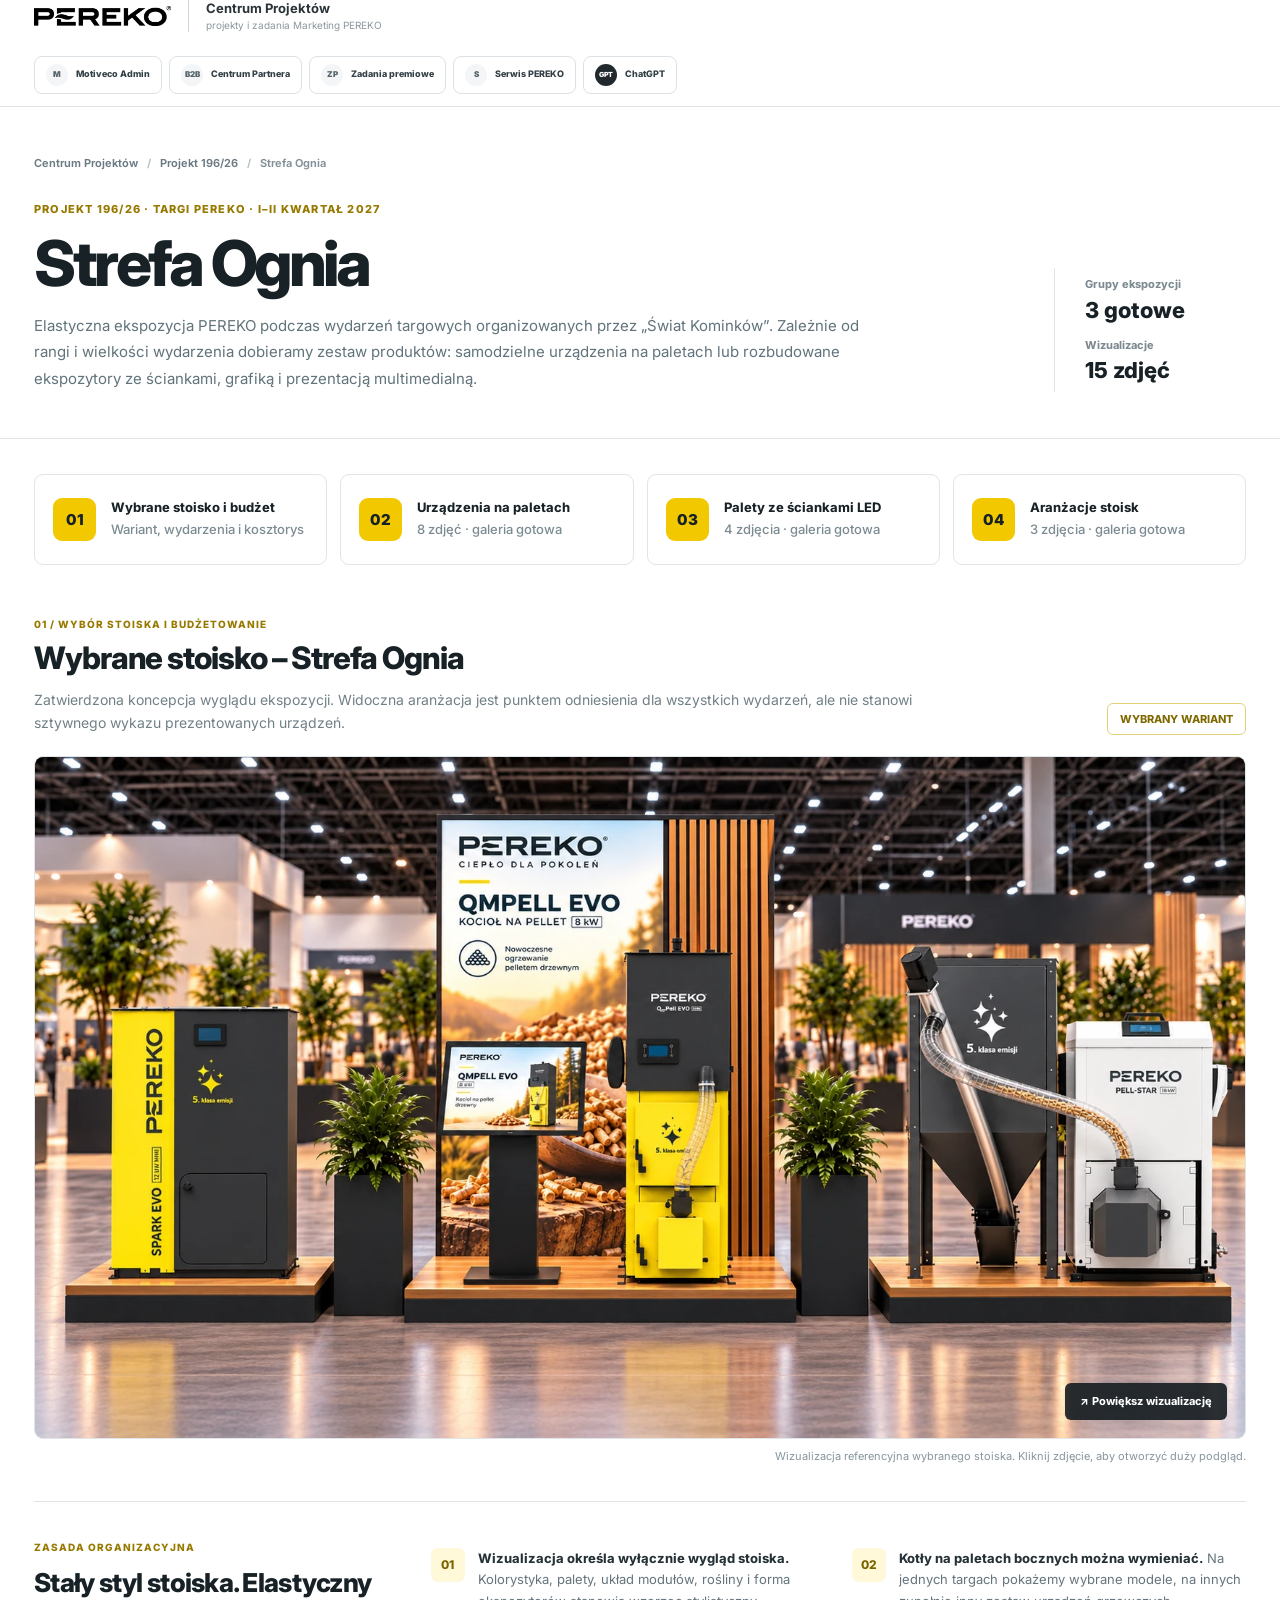
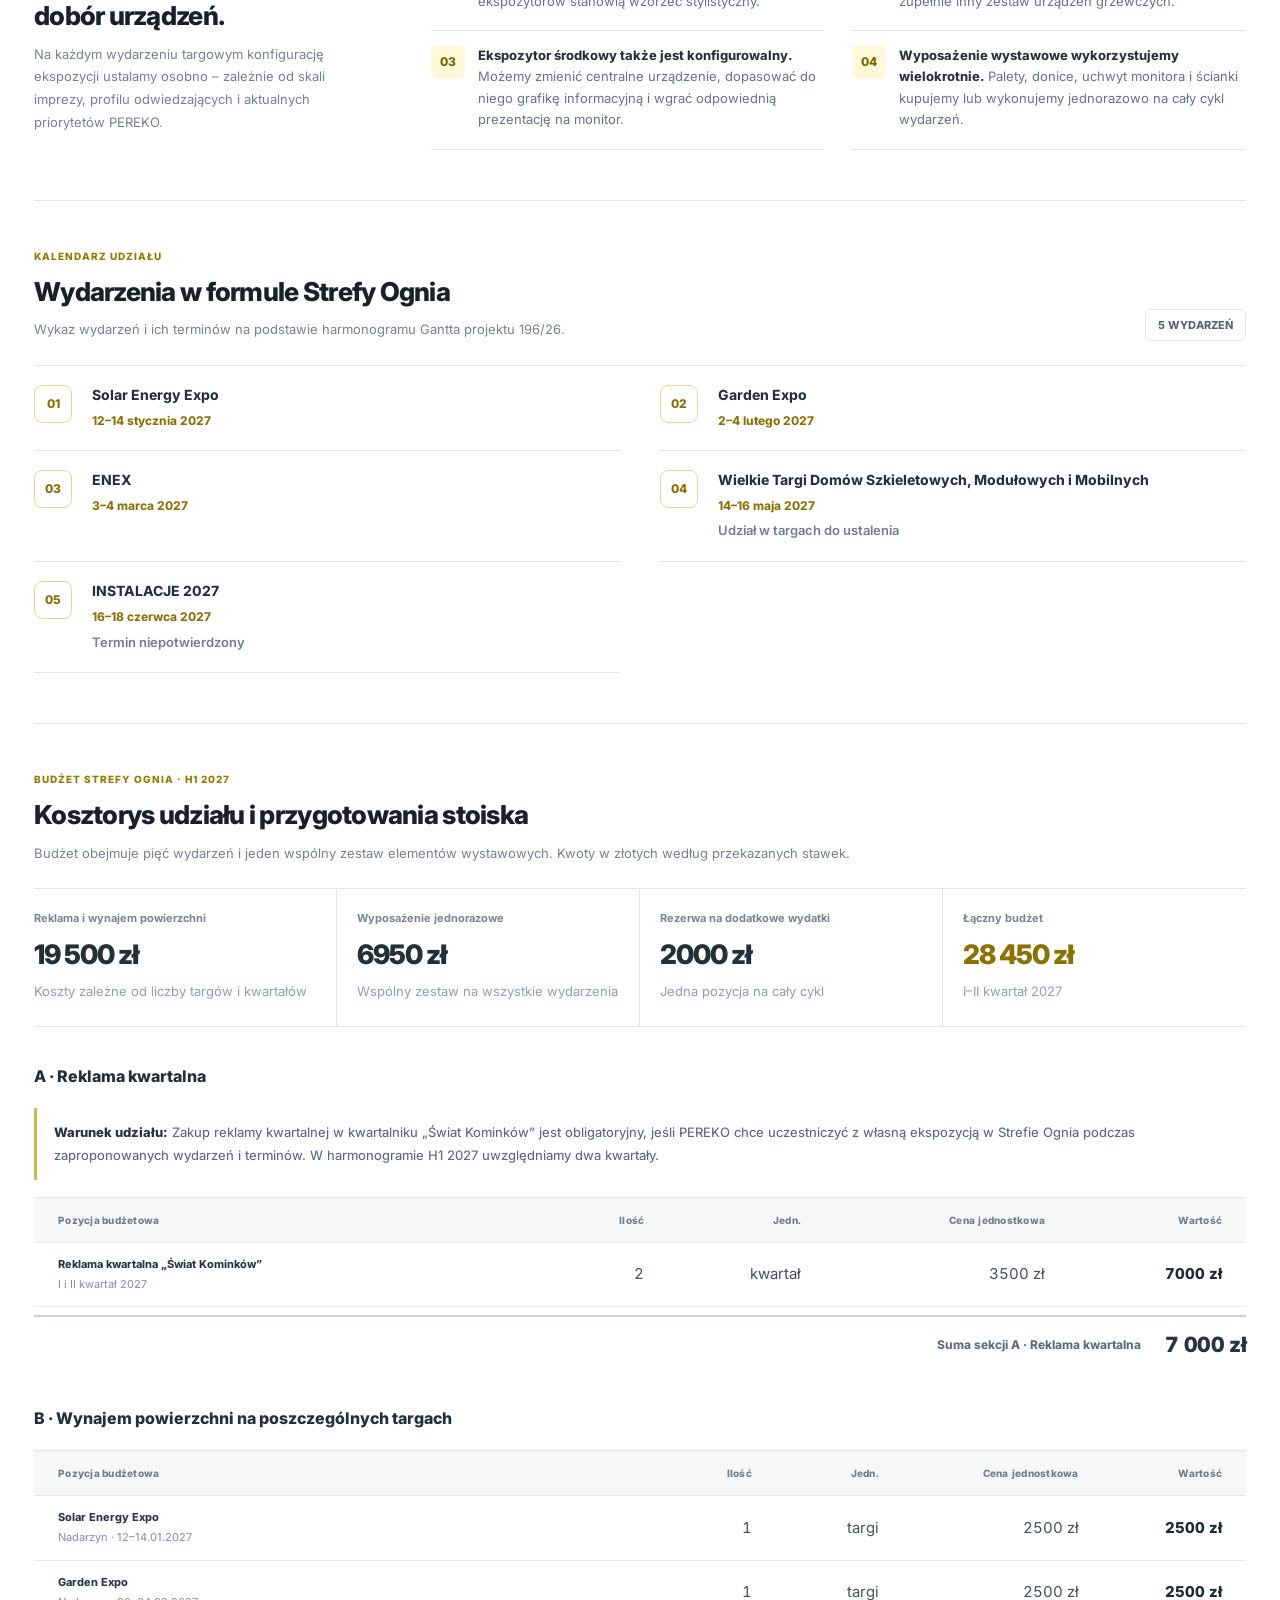
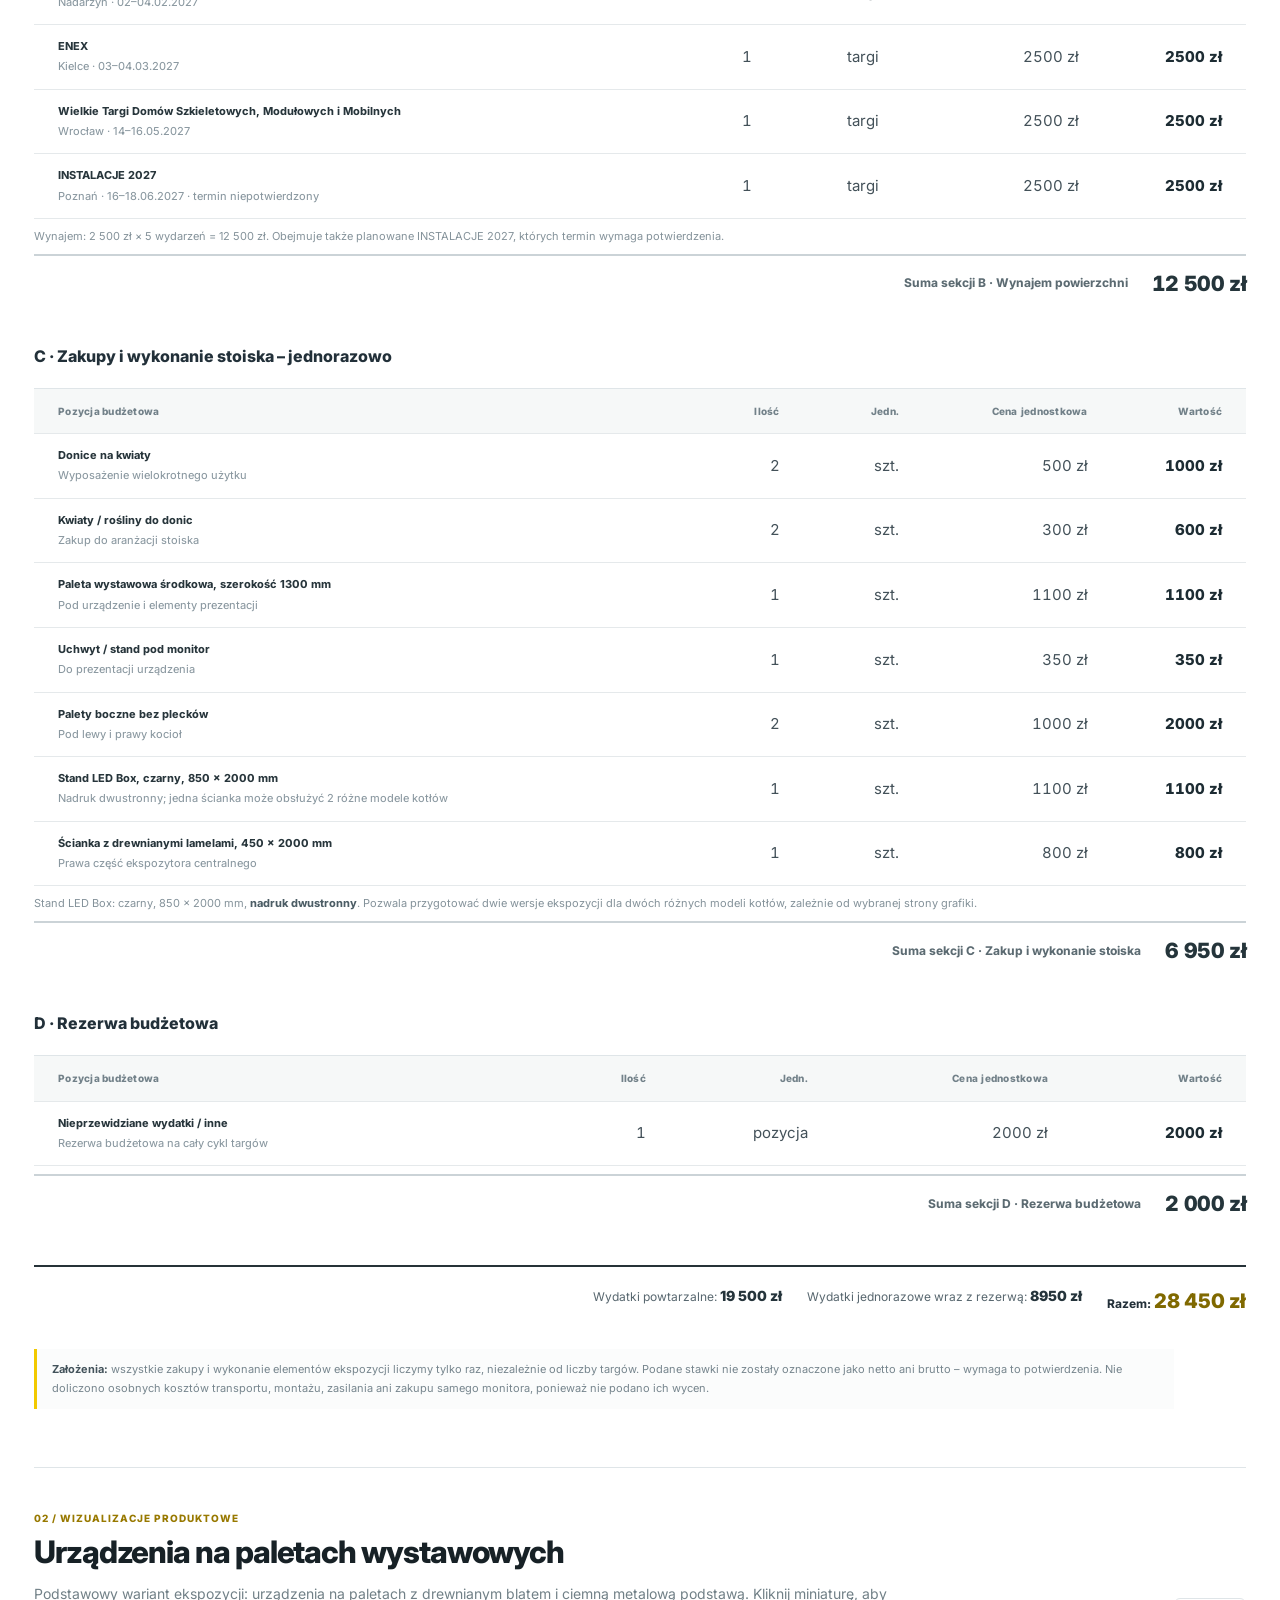
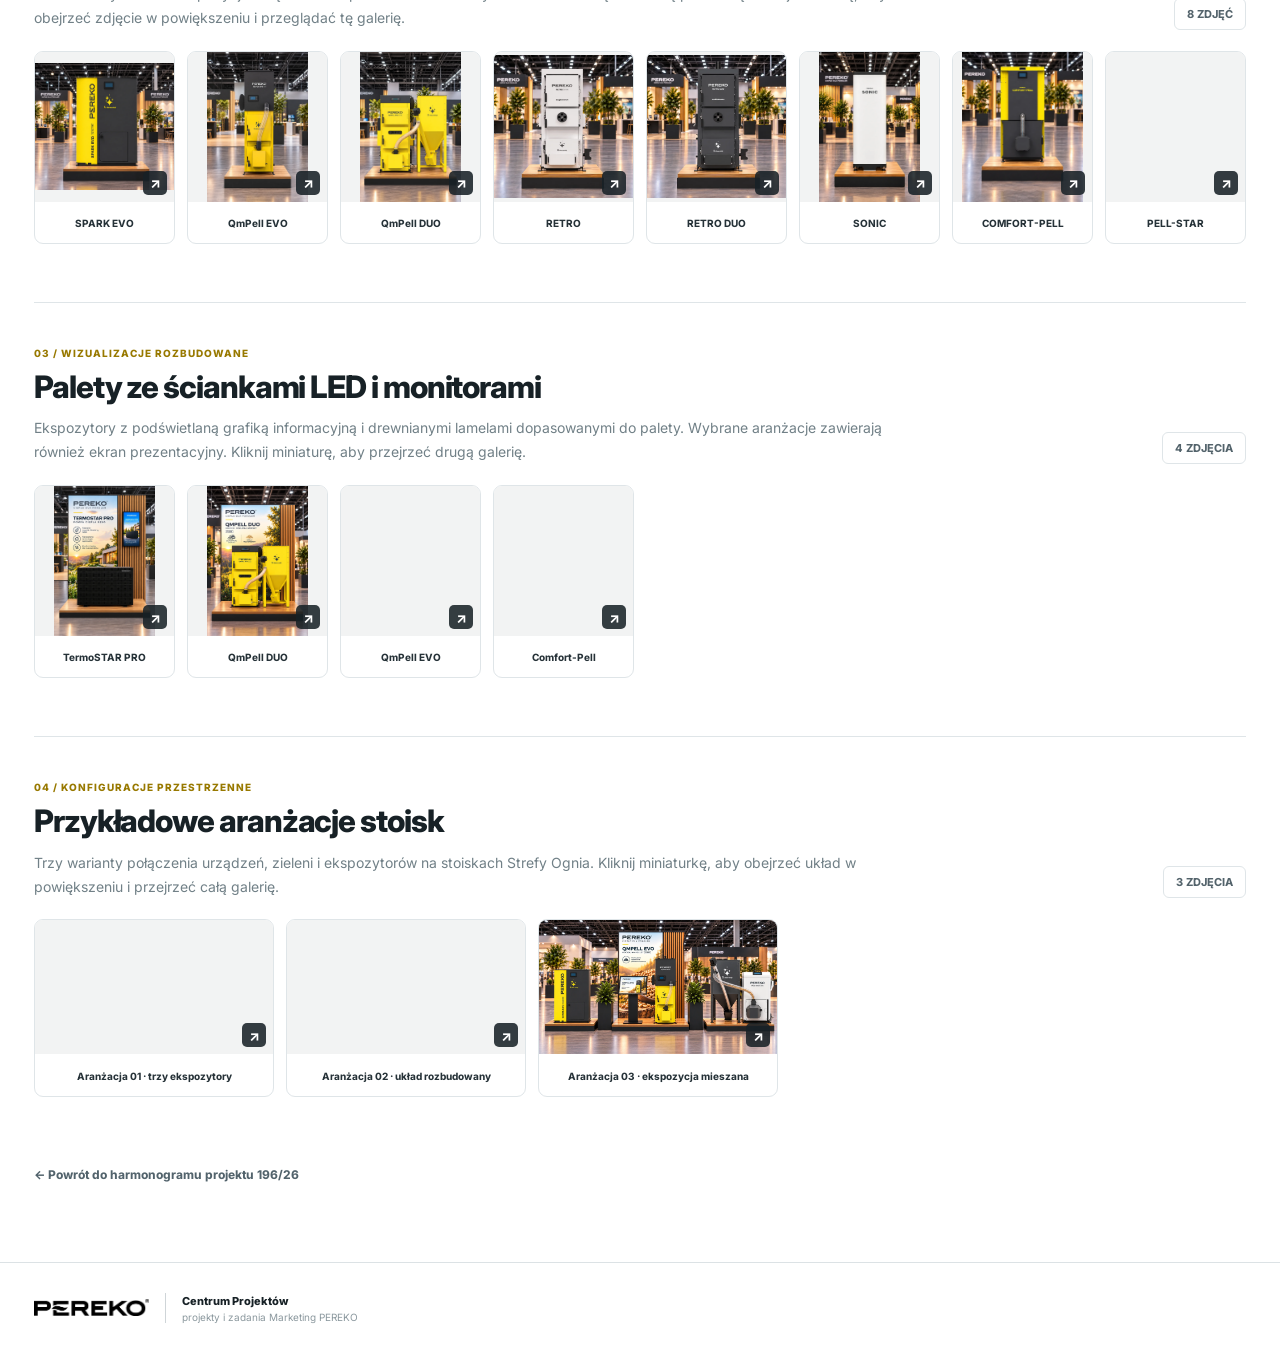
<file: projekty/196-2026/strefa-ognia/index.html>
<!DOCTYPE html>
<html lang="pl">
<head>
<meta charset="utf-8">
<meta name="viewport" content="width=device-width,initial-scale=1">
<meta name="description" content="Projekt PEREKO 196/26 – Strefa Ognia. Galeria urządzeń na paletach wystawowych oraz ekspozytorów z podświetlanymi ściankami i monitorami.">
<title>PEREKO – Projekt 196/26 | Strefa Ognia</title>
<link rel="preconnect" href="https://fonts.googleapis.com">
<link rel="preconnect" href="https://fonts.gstatic.com" crossorigin>
<link href="https://fonts.googleapis.com/css2?family=Inter:wght@400;500;600;650;700;750;800;850;900&display=swap" rel="stylesheet">
<link rel="stylesheet" href="/projects-v2.css">
<style id="strefa-ognia-specific">
:root{--so-ink:#172126;--so-text:#45555d;--so-muted:#7c8b92;--so-line:#dfe5e8;--so-soft:#f8f9fa;--so-yellow:#f2c900;--so-gold:#987900}
.so-wrap{width:min(1480px,calc(100% - 68px));margin:0 auto}
.so-hero{border-bottom:1px solid var(--so-line);background:#fff}
.so-hero-inner{padding:49px 0 46px}
.so-crumb{display:flex;flex-wrap:wrap;align-items:center;gap:9px;margin-bottom:31px;color:#829198;font:650 11px/1.4 Inter,system-ui,sans-serif}
.so-crumb a{color:#6c7b83;text-decoration:none}.so-crumb a:hover{text-decoration:underline;color:var(--so-ink)}.so-crumb b{font-weight:650;color:#b2bdc2}
.so-hero-row{display:grid;grid-template-columns:minmax(0,1fr) auto;gap:36px;align-items:end}
.so-eyebrow{color:var(--so-gold);font:800 11px/1.4 Inter,system-ui,sans-serif;letter-spacing:.11em;text-transform:uppercase}
.so-hero h1{font:800 clamp(38px,5vw,63px)/1.04 Inter,system-ui,sans-serif;letter-spacing:-.055em;color:var(--so-ink);margin:13px 0 17px}
.so-hero p{font:400 15px/1.75 Inter,system-ui,sans-serif;color:#61737b;max-width:850px;margin:0}
.so-hero-meta{border-left:1px solid var(--so-line);padding:8px 0 8px 30px;min-width:192px;display:flex;flex-direction:column;gap:14px}
.so-hero-meta span{font:750 11px/1.5 Inter,system-ui,sans-serif;color:#7c8990}
.so-hero-meta strong{display:block;color:var(--so-ink);font:800 22px/1.2 Inter,system-ui,sans-serif;margin:4px 0 0}
.so-main{padding:35px 0 75px}
body.project-detail-page main.so-main{padding:35px 0 75px!important}
.so-stage-nav{display:grid;grid-template-columns:repeat(3,minmax(0,1fr));gap:13px;margin-bottom:52px}
.so-stage-link{min-height:91px;display:flex;align-items:center;gap:15px;padding:16px 18px;border:1px solid var(--so-line);border-radius:9px;background:#fff;color:var(--so-ink);text-decoration:none;transition:border-color .18s,background .18s}
.so-stage-link:hover{background:#fffdf4;border-color:#d1b84b}
.so-stage-link:focus-visible{outline:3px solid var(--so-yellow);outline-offset:3px}
.so-stage-number{display:flex;justify-content:center;align-items:center;flex:0 0 43px;width:43px;height:43px;border-radius:9px;background:var(--so-yellow);color:#182226;font:850 15px/1 Inter,system-ui,sans-serif;letter-spacing:0;white-space:nowrap}
.so-stage-link.is-later .so-stage-number{background:#edf0f2;color:#334149}
.so-stage-text{min-width:0;display:flex;flex-direction:column;gap:5px}
.so-stage-text strong{font:750 13px/1.3 Inter,system-ui,sans-serif;color:var(--so-ink)}
.so-stage-text small{font:500 11px/1.4 Inter,system-ui,sans-serif;color:var(--so-muted)}
.so-section{scroll-margin-top:120px;margin:0 0 58px}
.so-section + .so-section{padding-top:43px;border-top:1px solid var(--so-line)}
.so-section-head{display:flex;align-items:flex-end;justify-content:space-between;gap:18px;margin-bottom:21px}
.so-section-label{font:800 10px/1.4 Inter,system-ui,sans-serif;letter-spacing:.10em;color:var(--so-gold);text-transform:uppercase}
.so-section h2{font:800 clamp(22px,2.5vw,31px)/1.25 Inter,system-ui,sans-serif;letter-spacing:-.035em;margin:8px 0 10px;color:var(--so-ink)}
.so-section-note{font:400 14px/1.7 Inter,system-ui,sans-serif;color:#718087;max-width:880px;margin:0}
.so-quantity{display:inline-flex;flex-shrink:0;align-items:center;justify-content:center;padding:8px 12px;border:1px solid var(--so-line);border-radius:6px;color:#53636b;font:750 11px Inter,system-ui,sans-serif;white-space:nowrap}
.so-gallery{display:grid;grid-template-columns:repeat(8,minmax(0,1fr));gap:12px;align-items:start}
.so-card{min-width:0;background:#fff;border:1px solid var(--so-line);border-radius:9px;overflow:hidden;transition:border-color .18s,box-shadow .18s}
.so-card:hover{border-color:#c4ccd0;box-shadow:0 3px 12px rgba(23,33,38,.06)}
body.project-detail-page .so-photo{display:block;position:relative;width:100%;aspect-ratio:1/1.08;padding:0!important;border:0!important;background:#f2f3f3!important;overflow:hidden;cursor:zoom-in;border-radius:0!important}
.so-photo img{display:block;width:100%;height:100%;object-fit:contain;object-position:center center;transition:transform .2s}
.so-photo:hover img{transform:scale(1.035)}
.so-photo:focus-visible{outline:3px solid var(--so-yellow);outline-offset:-4px}
.so-photo-zoom{position:absolute;right:7px;bottom:7px;width:24px;height:24px;display:flex;align-items:center;justify-content:center;border-radius:5px;background:rgba(23,33,38,.87);color:#fff;font:750 14px Inter,system-ui,sans-serif}
.so-card-caption{min-height:41px;padding:12px 8px 10px;color:#263238;font:750 10px/1.25 Inter,system-ui,sans-serif;text-align:center;display:flex;align-items:center;justify-content:center;overflow-wrap:anywhere}
.so-pending{display:flex;align-items:flex-start;gap:18px;border:1px dashed #cbd4d8;border-radius:9px;background:#fafbfb;padding:27px 30px}
.so-pending-mark{display:flex;align-items:center;justify-content:center;width:42px;height:42px;flex:0 0 42px;border-radius:8px;background:#e8edef;color:#506068;font:800 14px Inter,system-ui,sans-serif}
.so-pending h3{margin:0 0 7px;color:var(--so-ink);font:750 15px/1.4 Inter,system-ui,sans-serif}
.so-pending p{margin:0;max-width:890px;color:#7e8e95;font:400 13px/1.7 Inter,system-ui,sans-serif}
.so-bottom-link{display:inline-flex;align-items:center;margin-top:12px;color:#52636c;text-decoration:none;font:750 12px Inter,system-ui,sans-serif}
.so-bottom-link:hover{color:#947800;text-decoration:underline}
.so-lightbox[hidden]{display:none!important}
.so-lightbox{position:fixed;inset:0;z-index:9999;background:rgba(12,17,20,.96);display:grid;grid-template-rows:auto minmax(0,1fr) auto;place-items:stretch;color:#fff;padding:18px 66px 22px}
.so-lightbox-top{display:flex;align-items:center;justify-content:space-between;gap:24px;width:100%;max-width:1360px;margin:0 auto}
.so-lightbox-title{color:#fff;font:750 14px/1.5 Inter,system-ui,sans-serif}
.so-lightbox-top small{display:block;margin-top:3px;color:#b2bfc5;font:500 11px Inter,system-ui,sans-serif}
.so-lightbox-close{width:45px;height:45px;display:grid;place-items:center;color:#fff;background:rgba(255,255,255,.10);border:1px solid rgba(255,255,255,.32);border-radius:9px;font-size:25px;cursor:pointer}
.so-lightbox-close:hover,.so-lightbox-arrow:hover{background:rgba(255,221,0,.18)}
.so-lightbox-center{position:relative;width:100%;height:100%;min-height:0;display:grid;grid-template-columns:52px minmax(0,1fr) 52px;gap:16px;align-items:center}
.so-lightbox-arrow{height:68px;width:52px;border:1px solid rgba(255,255,255,.35);border-radius:9px;color:#fff;background:rgba(255,255,255,.10);font:400 38px Inter,system-ui,sans-serif;cursor:pointer}
.so-lightbox-figure{height:100%;min-height:0;max-width:100%;margin:0;display:flex;align-items:center;justify-content:center}
.so-lightbox-image{display:block;max-width:100%;max-height:100%;width:auto;height:auto;object-fit:contain}
.so-lightbox-footer{padding-top:9px;display:flex;align-items:center;justify-content:center;gap:12px;color:#d6dee1;font:550 12px/1.6 Inter,system-ui,sans-serif;text-align:center}
.so-lightbox-index{color:#f2c900;font-weight:850}
.so-lightbox button:focus-visible{outline:3px solid var(--so-yellow);outline-offset:2px}
body.so-modal-open{overflow:hidden}
@media(max-width:1080px){.so-gallery{grid-template-columns:repeat(6,minmax(0,1fr))}}
@media(max-width:1020px){.so-gallery{grid-template-columns:repeat(4,minmax(0,1fr))}.so-stage-nav{grid-template-columns:1fr;gap:10px}.so-stage-link{min-height:72px}}
@media(max-width:720px){
 .so-wrap{width:calc(100% - 28px)}
 .so-hero-inner{padding:25px 0 32px}.so-crumb{margin-bottom:24px}
 .so-hero-row{grid-template-columns:1fr;gap:20px}.so-hero-meta{min-width:0;flex-direction:row;gap:25px;border-left:0;border-top:1px solid var(--so-line);padding:17px 0 0}.so-hero h1{font-size:43px}
 .so-main{padding:24px 0 55px}body.project-detail-page main.so-main{padding:24px 0 55px!important}.so-stage-nav{margin-bottom:37px}
 .so-section{margin-bottom:42px}.so-section + .so-section{padding-top:32px}
 .so-section-head{align-items:start;flex-direction:column;gap:10px}
 .so-gallery{grid-template-columns:repeat(3,minmax(0,1fr));gap:10px}
 .so-card-caption{min-height:39px;font-size:10px}
 .so-pending{padding:20px;gap:12px}
 .so-lightbox{padding:12px 12px 20px}
 .so-lightbox-center{grid-template-columns:40px minmax(0,1fr) 40px;gap:5px}
 .so-lightbox-arrow{width:40px;height:55px;font-size:30px}
}
@media(max-width:440px){.so-gallery{grid-template-columns:repeat(2,minmax(0,1fr))}.so-lightbox-center{grid-template-columns:32px minmax(0,1fr) 32px}.so-lightbox-arrow{width:32px;height:52px;font-size:26px}.so-lightbox-title{font-size:12px}}
@media(prefers-reduced-motion:reduce){.so-photo img,.so-card,.so-stage-link{transition:none}}

/* Projekt 196/26 – małe, identyczne miniatury poziomych aranżacji */
.so-gallery--arrangements{grid-template-columns:repeat(3,minmax(0,240px));justify-content:start}
body.project-detail-page .so-gallery--arrangements .so-photo{aspect-ratio:16/9}
.so-gallery--arrangements .so-card-caption{min-height:42px}
@media(max-width:800px){.so-gallery--arrangements{grid-template-columns:repeat(2,minmax(0,240px))}}
@media(max-width:450px){.so-gallery--arrangements{grid-template-columns:repeat(2,minmax(0,1fr));gap:10px}}

/* Projekt 196 / 04 – wybrane stoisko, terminarz i budżet */
.so-stage-nav{grid-template-columns:repeat(4,minmax(0,1fr))}
.so-chosen-label{color:#806800;border-color:#e4cf79}
.so-feature-figure{margin:0 0 35px}
body.project-detail-page .so-feature-button{position:relative;display:block;width:100%;max-width:1330px;margin:0 auto;padding:0!important;line-height:0!important;background:#f2f3f3!important;border:1px solid var(--so-line)!important;border-radius:9px!important;overflow:hidden;cursor:zoom-in}
.so-feature-button img{display:block;width:100%;height:auto;aspect-ratio:1672/941;object-fit:contain}
.so-feature-zoom{position:absolute;bottom:18px;right:18px;display:inline-flex;align-items:center;gap:7px;border-radius:6px;background:rgba(21,28,33,.9);color:#fff;padding:12px 15px;font:750 11px/1.2 Inter,system-ui,sans-serif}
.so-feature-button:focus-visible{outline:3px solid var(--so-yellow);outline-offset:3px}
.so-feature-figure figcaption{max-width:1330px;margin:9px auto 0;text-align:right;color:#87959d;font-size:11px;line-height:1.6}
.so-flexibility{display:grid;grid-template-columns:minmax(250px,.42fr) minmax(0,1fr);gap:54px;padding:32px 0 42px;border-top:1px solid var(--so-line)}
.so-flexibility-intro h3,.so-subhead h3{margin:8px 0 10px;color:var(--so-ink);font:800 clamp(19px,2.2vw,26px)/1.28 Inter,system-ui,sans-serif;letter-spacing:-.028em}
.so-flexibility-intro p,.so-subhead p{margin:0;color:#74838a;font:400 13px/1.75 Inter,system-ui,sans-serif}
.so-rules{display:grid;grid-template-columns:1fr 1fr;column-gap:28px;row-gap:0}
.so-rule{display:grid;grid-template-columns:36px minmax(0,1fr);gap:11px;align-items:start;padding:14px 0 18px;border-bottom:1px solid var(--so-line)}
.so-rule-no{display:grid;place-items:center;width:34px;height:34px;border-radius:7px;background:#fff8d9;color:#7c6500;font:800 12px/1 Inter,system-ui,sans-serif}
.so-rule p{margin:0;color:#65757d;font:400 13px/1.65 Inter,system-ui,sans-serif}
.so-rule strong{color:#243137;font-weight:750}
.so-events-block,.so-budget{padding-top:42px;margin-top:8px;border-top:1px solid var(--so-line)}
.so-subhead{display:flex;align-items:end;justify-content:space-between;gap:20px;margin:0 0 24px}
.so-table-scroll{width:100%;overflow-x:auto;scrollbar-width:thin}
.so-table-scroll:focus-visible{outline:2px solid var(--so-yellow);outline-offset:2px}
body.project-detail-page .so-events-table,body.project-detail-page .so-budget-table{width:100%;border-collapse:collapse!important;border-top:1px solid #dfe5e8;background:#fff;table-layout:auto}
body.project-detail-page .so-events-table th,body.project-detail-page .so-budget-table th,body.project-detail-page .so-events-table td,body.project-detail-page .so-budget-table td{padding:14px 15px!important;border:0!important;border-bottom:1px solid #e5e9eb!important;text-align:left;color:#34434a;vertical-align:middle}
body.project-detail-page .so-events-table thead th,body.project-detail-page .so-budget-table thead th{background:#f6f8f8!important;color:#728189!important;font-size:10px!important;font-weight:800!important;letter-spacing:.025em;white-space:nowrap}
body.project-detail-page .so-events-table{min-width:650px}
body.project-detail-page .so-budget-table{min-width:740px}
body.project-detail-page .so-events-table tbody th,body.project-detail-page .so-budget-table tbody th{font-size:12px;font-weight:700}
body.project-detail-page .so-events-table .so-numeric,body.project-detail-page .so-budget-table .so-numeric{text-align:right!important;white-space:nowrap;min-width:80px;font-variant-numeric:tabular-nums}
.so-event-no{width:54px;color:#91a0a7!important;font-size:11px}
.so-event-title,.so-cost-name{display:block;font-weight:750;color:#27353b;line-height:1.38}
.so-event-location,.so-cost-detail{display:block;margin-top:5px;font-weight:450;color:#8a98a0;font-size:11px;line-height:1.4}
.so-event-date{min-width:165px;font-size:12px}
.so-event-pending{display:block;color:#8b7011;margin-top:5px;font-size:10px;font-weight:750}
.so-event-price{font-weight:750;color:#39464d}
.so-budget{margin-top:50px}
.so-summary{display:grid;grid-template-columns:repeat(4,minmax(0,1fr));gap:0;border-top:1px solid var(--so-line);border-bottom:1px solid var(--so-line);margin-bottom:38px}
.so-summary-item{min-width:0;display:flex;flex-direction:column;padding:22px 20px 24px;border-right:1px solid var(--so-line)}
.so-summary-item:first-child{padding-left:0}
.so-summary-item:last-child{padding-right:0;border-right:0}
.so-summary-item span{font-size:11px;font-weight:700;color:#77868d;line-height:1.45}
.so-summary-item strong{font-size:clamp(19px,2.1vw,28px);line-height:1.22;font-weight:850;letter-spacing:-.035em;color:#233038;margin:11px 0}
.so-summary-item small{color:#91a0a6;font-size:10px;line-height:1.5}
.so-summary-main strong{color:#8b7200}
.so-cost-section{margin:0 0 35px}
.so-cost-heading{display:flex;align-items:end;justify-content:space-between;gap:18px;margin:0 0 11px}
.so-cost-heading h4{margin:0;font:800 15px/1.4 Inter,system-ui,sans-serif;color:#223039}
.so-cost-heading>span{font:850 16px/1.2 Inter,system-ui,sans-serif;color:#2b3941;white-space:nowrap;font-variant-numeric:tabular-nums}
.so-cost-footnote{font-size:11px;line-height:1.6;color:#84929a;margin:9px 0 0}
.so-cost-footnote strong{color:#4c5d65;font-weight:750}
.so-total-cell{font-weight:800!important;color:#1d2c33!important}
.so-budget-footer{display:flex;justify-content:flex-end;gap:25px;flex-wrap:wrap;padding:18px 0 20px;border-top:2px solid #263238;color:#58676f;font-size:12px}
.so-budget-footer strong{color:#25343b;font-size:14px;font-weight:850}
.so-budget-final{font-weight:750;color:#233039}
.so-budget-final strong{font-size:20px;color:#806900}
.so-budget-notes{max-width:1140px;border-left:3px solid var(--so-yellow);padding:11px 15px;background:#fbfcfc;font:400 11px/1.75 Inter,system-ui,sans-serif;color:#76858d}
.so-budget-notes strong{color:#43535b}
@media(max-width:1190px){.so-stage-nav{grid-template-columns:repeat(2,minmax(0,1fr))}.so-flexibility{grid-template-columns:1fr;gap:16px}.so-summary{grid-template-columns:repeat(2,minmax(0,1fr))}.so-summary-item{border-bottom:1px solid var(--so-line)}.so-summary-item:nth-child(2){border-right:0}.so-summary-item:nth-child(3){border-bottom:0;padding-left:0}.so-summary-item:nth-child(4){border-bottom:0}}
@media(max-width:710px){.so-stage-nav{grid-template-columns:1fr}.so-rules{grid-template-columns:1fr}.so-summary-item{padding:18px 14px}.so-summary-item:nth-child(2){padding-right:0}.so-feature-zoom{right:9px;bottom:9px;padding:8px 10px;font-size:9px}.so-feature-figure figcaption{text-align:left}.so-flexibility{padding-top:23px}.so-budget-footer{justify-content:flex-start;gap:12px;flex-direction:column}}


/* Strefa Ognia – porządek sekcji i czytelny terminarz niezależny od budżetu */
.so-calendar-list{list-style:none;margin:0;padding:0;display:grid;grid-template-columns:repeat(2,minmax(0,1fr));gap:0 40px;border-top:1px solid var(--so-line)}
.so-calendar-entry{min-width:0;display:grid;grid-template-columns:42px minmax(0,1fr);gap:16px;align-items:start;padding:19px 0 20px;border-bottom:1px solid var(--so-line)}
.so-calendar-index{width:38px;height:38px;display:flex;align-items:center;justify-content:center;border:1px solid #e6d891;border-radius:8px;color:#896e00;font:800 12px/1 Inter,system-ui,sans-serif}
.so-calendar-content{min-width:0;display:flex;flex-direction:column;gap:7px}
.so-calendar-content strong{color:#243238;font:750 14px/1.45 Inter,system-ui,sans-serif}
.so-calendar-content time{color:#8a7000;font:750 12px/1.45 Inter,system-ui,sans-serif}
.so-calendar-note{display:block;color:#6f7f86;font:600 11px/1.5 Inter,system-ui,sans-serif}
.so-cost-heading{padding-bottom:10px}
.so-cost-heading h4{font:800 16px/1.4 Inter,system-ui,sans-serif}
.so-obligatory-note{margin:0 0 17px;padding:13px 0 13px 17px;border-left:3px solid #cfb74c;color:#586a72;font:450 13px/1.75 Inter,system-ui,sans-serif}
.so-obligatory-note strong{font-weight:800;color:#25353b}
.so-cost-subtotal{display:flex;align-items:center;justify-content:flex-end;gap:24px;padding:15px 0 14px;margin:8px 0 0;border-top:2px solid #cbd3d7}
.so-cost-subtotal span{font:750 12px/1.45 Inter,system-ui,sans-serif;color:#5c6b72}
.so-cost-subtotal strong{font:850 21px/1.2 Inter,system-ui,sans-serif;letter-spacing:-.03em;color:#25353b;white-space:nowrap;font-variant-numeric:tabular-nums}
@media(max-width:740px){.so-calendar-list{grid-template-columns:1fr}.so-calendar-entry{padding:17px 0}.so-cost-subtotal{justify-content:space-between;gap:12px}.so-cost-subtotal strong{font-size:18px}}

</style>
</head>
<body>
<header class="so-hero"><div class="so-wrap so-hero-inner">
<nav class="so-crumb" aria-label="Ścieżka nawigacji"><a href="/">Centrum Projektów</a><b aria-hidden="true">/</b><a href="../">Projekt 196/26</a><b aria-hidden="true">/</b><span aria-current="page">Strefa Ognia</span></nav>
<div class="so-hero-row">
<div><div class="so-eyebrow">PROJEKT 196/26 · TARGI PEREKO · I–II KWARTAŁ 2027</div><h1>Strefa Ognia</h1><p>Elastyczna ekspozycja PEREKO podczas wydarzeń targowych organizowanych przez „Świat Kominków”. Zależnie od rangi i wielkości wydarzenia dobieramy zestaw produktów: samodzielne urządzenia na paletach lub rozbudowane ekspozytory ze ściankami, grafiką i prezentacją multimedialną.</p></div>
<aside class="so-hero-meta" aria-label="Stan przygotowania ekspozycji"><span>Grupy ekspozycji<strong>3 gotowe</strong></span><span>Wizualizacje<strong>15 zdjęć</strong></span></aside>
</div></div></header>
<main class="so-main"><div class="so-wrap">
<nav class="so-stage-nav" aria-label="Sekcje ekspozycji">
<a class="so-stage-link" href="#wybrane-stoisko"><span class="so-stage-number">01</span><span class="so-stage-text"><strong>Wybrane stoisko i budżet</strong><small>Wariant, wydarzenia i kosztorys</small></span></a>
<a class="so-stage-link" href="#palety"><span class="so-stage-number">02</span><span class="so-stage-text"><strong>Urządzenia na paletach</strong><small>8 zdjęć · galeria gotowa</small></span></a>
<a class="so-stage-link" href="#scianki"><span class="so-stage-number">03</span><span class="so-stage-text"><strong>Palety ze ściankami LED</strong><small>4 zdjęcia · galeria gotowa</small></span></a>
<a class="so-stage-link" href="#aranzacje"><span class="so-stage-number">04</span><span class="so-stage-text"><strong>Aranżacje stoisk</strong><small>3 zdjęcia · galeria gotowa</small></span></a>
</nav>
<section class="so-section so-selection-section" id="wybrane-stoisko" aria-labelledby="so-wybrane-title">
  <div class="so-section-head"><div>
    <div class="so-section-label">01 / WYBÓR STOISKA I BUDŻETOWANIE</div>
    <h2 id="so-wybrane-title">Wybrane stoisko – Strefa Ognia</h2>
    <p class="so-section-note">Zatwierdzona koncepcja wyglądu ekspozycji. Widoczna aranżacja jest punktem odniesienia dla wszystkich wydarzeń, ale nie stanowi sztywnego wykazu prezentowanych urządzeń.</p>
  </div><span class="so-quantity so-chosen-label">WYBRANY WARIANT</span></div>
  <figure class="so-feature-figure">
    <button type="button" class="so-feature-button" data-so-gallery="aranzacje" data-so-index="2" aria-label="Powiększ wybrane stoisko PEREKO i przejrzyj galerię aranżacji">
      <img src="assets/aranzacja-03-kotly-i-ekspozytor.webp" alt="Wybrane stoisko PEREKO: trzy moduły ekspozycji, Spark EVO po lewej, QmPell EVO z podświetlaną ścianką pośrodku i Pell-Star z zasobnikiem po prawej" loading="eager" decoding="async">
      <span class="so-feature-zoom" aria-hidden="true">↗ Powiększ wizualizację</span>
    </button>
    <figcaption>Wizualizacja referencyjna wybranego stoiska. Kliknij zdjęcie, aby otworzyć duży podgląd.</figcaption>
  </figure>
  <div class="so-flexibility">
    <div class="so-flexibility-intro"><span class="so-section-label">ZASADA ORGANIZACYJNA</span><h3>Stały styl stoiska. Elastyczny dobór urządzeń.</h3><p>Na każdym wydarzeniu targowym konfigurację ekspozycji ustalamy osobno – zależnie od skali imprezy, profilu odwiedzających i aktualnych priorytetów PEREKO.</p></div>
    <div class="so-rules">
      <div class="so-rule"><span class="so-rule-no">01</span><p><strong>Wizualizacja określa wyłącznie wygląd stoiska.</strong> Kolorystyka, palety, układ modułów, rośliny i forma ekspozytorów stanowią wzorzec stylistyczny.</p></div>
      <div class="so-rule"><span class="so-rule-no">02</span><p><strong>Kotły na paletach bocznych można wymieniać.</strong> Na jednych targach pokażemy wybrane modele, na innych zupełnie inny zestaw urządzeń grzewczych.</p></div>
      <div class="so-rule"><span class="so-rule-no">03</span><p><strong>Ekspozytor środkowy także jest konfigurowalny.</strong> Możemy zmienić centralne urządzenie, dopasować do niego grafikę informacyjną i wgrać odpowiednią prezentację na monitor.</p></div>
      <div class="so-rule"><span class="so-rule-no">04</span><p><strong>Wyposażenie wystawowe wykorzystujemy wielokrotnie.</strong> Palety, donice, uchwyt monitora i ścianki kupujemy lub wykonujemy jednorazowo na cały cykl wydarzeń.</p></div>
    </div>
  </div>
  <div class="so-events-block" id="strefa-ognia-wydarzenia">
  <div class="so-subhead"><div><span class="so-section-label">KALENDARZ UDZIAŁU</span><h3>Wydarzenia w formule Strefy Ognia</h3><p>Wykaz wydarzeń i ich terminów na podstawie harmonogramu Gantta projektu 196/26.</p></div><span class="so-quantity">5 WYDARZEŃ</span></div>
  <ol class="so-calendar-list" aria-label="Kalendarz targów Strefa Ognia">
    <li class="so-calendar-entry">
      <span class="so-calendar-index" aria-hidden="true">01</span>
      <div class="so-calendar-content"><strong>Solar Energy Expo</strong><time datetime="2027-01-12">12–14 stycznia 2027</time></div>
    </li>
    <li class="so-calendar-entry">
      <span class="so-calendar-index" aria-hidden="true">02</span>
      <div class="so-calendar-content"><strong>Garden Expo</strong><time datetime="2027-02-02">2–4 lutego 2027</time></div>
    </li>
    <li class="so-calendar-entry">
      <span class="so-calendar-index" aria-hidden="true">03</span>
      <div class="so-calendar-content"><strong>ENEX</strong><time datetime="2027-03-03">3–4 marca 2027</time></div>
    </li>
    <li class="so-calendar-entry">
      <span class="so-calendar-index" aria-hidden="true">04</span>
      <div class="so-calendar-content"><strong>Wielkie Targi Domów Szkieletowych, Modułowych i Mobilnych</strong><time datetime="2027-05-14">14–16 maja 2027</time><small class="so-calendar-note">Udział w targach do ustalenia</small></div>
    </li>
    <li class="so-calendar-entry">
      <span class="so-calendar-index" aria-hidden="true">05</span>
      <div class="so-calendar-content"><strong>INSTALACJE 2027</strong><time datetime="2027-06-16">16–18 czerwca 2027</time><small class="so-calendar-note">Termin niepotwierdzony</small></div>
    </li>
  </ol>
</div>
<div class="so-budget" id="budzet-strefa-ognia">
    <div class="so-subhead"><div><span class="so-section-label">BUDŻET STREFY OGNIA · H1 2027</span><h3>Kosztorys udziału i przygotowania stoiska</h3><p>Budżet obejmuje pięć wydarzeń i jeden wspólny zestaw elementów wystawowych. Kwoty w złotych według przekazanych stawek.</p></div></div>
    <div class="so-summary" aria-label="Podsumowanie budżetu">
      <div class="so-summary-item"><span>Reklama i wynajem powierzchni</span><strong>19 500 zł</strong><small>Koszty zależne od liczby targów i kwartałów</small></div>
      <div class="so-summary-item"><span>Wyposażenie jednorazowe</span><strong>6950 zł</strong><small>Wspólny zestaw na wszystkie wydarzenia</small></div>
      <div class="so-summary-item"><span>Rezerwa na dodatkowe wydatki</span><strong>2000 zł</strong><small>Jedna pozycja na cały cykl</small></div>
      <div class="so-summary-item so-summary-main"><span>Łączny budżet</span><strong>28 450 zł</strong><small>I–II kwartał 2027</small></div>
    </div>
    <div class="so-cost-section"><div class="so-cost-heading"><h4>A · Reklama kwartalna</h4></div><p class="so-obligatory-note"><strong>Warunek udziału:</strong> Zakup reklamy kwartalnej w kwartalniku „Świat Kominków” jest obligatoryjny, jeśli PEREKO chce uczestniczyć z własną ekspozycją w Strefie Ognia podczas zaproponowanych wydarzeń i terminów. W harmonogramie H1 2027 uwzględniamy dwa kwartały.</p><div class="so-table-scroll" role="region" aria-label="Tabela kosztów reklamy kwartalnej" tabindex="0"><table class="so-budget-table"><thead><tr><th scope="col">Pozycja budżetowa</th><th scope="col" class="so-numeric">Ilość</th><th scope="col" class="so-numeric">Jedn.</th><th scope="col" class="so-numeric">Cena jednostkowa</th><th scope="col" class="so-numeric">Wartość</th></tr></thead><tbody><tr><th scope="row"><span class="so-cost-name">Reklama kwartalna „Świat Kominków”</span><span class="so-cost-detail">I i II kwartał 2027</span></th><td class="so-numeric">2</td><td class="so-numeric">kwartał</td><td class="so-numeric">3500 zł</td><td class="so-numeric so-total-cell">7000 zł</td></tr></tbody></table></div><div class="so-cost-subtotal" aria-label="Podsumowanie kosztów sekcji A"><span>Suma sekcji A · Reklama kwartalna</span><strong>7 000 zł</strong></div></div>
    <div class="so-cost-section"><div class="so-cost-heading"><h4>B · Wynajem powierzchni na poszczególnych targach</h4></div><div class="so-table-scroll" role="region" aria-label="Tabela kosztów wynajmu powierzchni" tabindex="0"><table class="so-budget-table"><thead><tr><th scope="col">Pozycja budżetowa</th><th scope="col" class="so-numeric">Ilość</th><th scope="col" class="so-numeric">Jedn.</th><th scope="col" class="so-numeric">Cena jednostkowa</th><th scope="col" class="so-numeric">Wartość</th></tr></thead><tbody><tr><th scope="row"><span class="so-cost-name">Solar Energy Expo</span><span class="so-cost-detail">Nadarzyn · 12–14.01.2027</span></th><td class="so-numeric">1</td><td class="so-numeric">targi</td><td class="so-numeric">2500 zł</td><td class="so-numeric so-total-cell">2500 zł</td></tr>
<tr><th scope="row"><span class="so-cost-name">Garden Expo</span><span class="so-cost-detail">Nadarzyn · 02–04.02.2027</span></th><td class="so-numeric">1</td><td class="so-numeric">targi</td><td class="so-numeric">2500 zł</td><td class="so-numeric so-total-cell">2500 zł</td></tr>
<tr><th scope="row"><span class="so-cost-name">ENEX</span><span class="so-cost-detail">Kielce · 03–04.03.2027</span></th><td class="so-numeric">1</td><td class="so-numeric">targi</td><td class="so-numeric">2500 zł</td><td class="so-numeric so-total-cell">2500 zł</td></tr>
<tr><th scope="row"><span class="so-cost-name">Wielkie Targi Domów Szkieletowych, Modułowych i Mobilnych</span><span class="so-cost-detail">Wrocław · 14–16.05.2027</span></th><td class="so-numeric">1</td><td class="so-numeric">targi</td><td class="so-numeric">2500 zł</td><td class="so-numeric so-total-cell">2500 zł</td></tr>
<tr><th scope="row"><span class="so-cost-name">INSTALACJE 2027</span><span class="so-cost-detail">Poznań · 16–18.06.2027 · termin niepotwierdzony</span></th><td class="so-numeric">1</td><td class="so-numeric">targi</td><td class="so-numeric">2500 zł</td><td class="so-numeric so-total-cell">2500 zł</td></tr></tbody></table></div><p class="so-cost-footnote">Wynajem: 2 500 zł × 5 wydarzeń = 12 500 zł. Obejmuje także planowane INSTALACJE 2027, których termin wymaga potwierdzenia.</p><div class="so-cost-subtotal" aria-label="Podsumowanie kosztów sekcji B"><span>Suma sekcji B · Wynajem powierzchni</span><strong>12 500 zł</strong></div></div>
    <div class="so-cost-section"><div class="so-cost-heading"><h4>C · Zakupy i wykonanie stoiska – jednorazowo</h4></div><div class="so-table-scroll" role="region" aria-label="Tabela kosztów zakupów i wykonania stoiska" tabindex="0"><table class="so-budget-table"><thead><tr><th scope="col">Pozycja budżetowa</th><th scope="col" class="so-numeric">Ilość</th><th scope="col" class="so-numeric">Jedn.</th><th scope="col" class="so-numeric">Cena jednostkowa</th><th scope="col" class="so-numeric">Wartość</th></tr></thead><tbody><tr><th scope="row"><span class="so-cost-name">Donice na kwiaty</span><span class="so-cost-detail">Wyposażenie wielokrotnego użytku</span></th><td class="so-numeric">2</td><td class="so-numeric">szt.</td><td class="so-numeric">500 zł</td><td class="so-numeric so-total-cell">1000 zł</td></tr>
<tr><th scope="row"><span class="so-cost-name">Kwiaty / rośliny do donic</span><span class="so-cost-detail">Zakup do aranżacji stoiska</span></th><td class="so-numeric">2</td><td class="so-numeric">szt.</td><td class="so-numeric">300 zł</td><td class="so-numeric so-total-cell">600 zł</td></tr>
<tr><th scope="row"><span class="so-cost-name">Paleta wystawowa środkowa, szerokość 1300 mm</span><span class="so-cost-detail">Pod urządzenie i elementy prezentacji</span></th><td class="so-numeric">1</td><td class="so-numeric">szt.</td><td class="so-numeric">1100 zł</td><td class="so-numeric so-total-cell">1100 zł</td></tr>
<tr><th scope="row"><span class="so-cost-name">Uchwyt / stand pod monitor</span><span class="so-cost-detail">Do prezentacji urządzenia</span></th><td class="so-numeric">1</td><td class="so-numeric">szt.</td><td class="so-numeric">350 zł</td><td class="so-numeric so-total-cell">350 zł</td></tr>
<tr><th scope="row"><span class="so-cost-name">Palety boczne bez plecków</span><span class="so-cost-detail">Pod lewy i prawy kocioł</span></th><td class="so-numeric">2</td><td class="so-numeric">szt.</td><td class="so-numeric">1000 zł</td><td class="so-numeric so-total-cell">2000 zł</td></tr>
<tr><th scope="row"><span class="so-cost-name">Stand LED Box, czarny, 850 × 2000 mm</span><span class="so-cost-detail">Nadruk dwustronny; jedna ścianka może obsłużyć 2 różne modele kotłów</span></th><td class="so-numeric">1</td><td class="so-numeric">szt.</td><td class="so-numeric">1100 zł</td><td class="so-numeric so-total-cell">1100 zł</td></tr>
<tr><th scope="row"><span class="so-cost-name">Ścianka z drewnianymi lamelami, 450 × 2000 mm</span><span class="so-cost-detail">Prawa część ekspozytora centralnego</span></th><td class="so-numeric">1</td><td class="so-numeric">szt.</td><td class="so-numeric">800 zł</td><td class="so-numeric so-total-cell">800 zł</td></tr></tbody></table></div><p class="so-cost-footnote">Stand LED Box: czarny, 850 × 2000 mm, <strong>nadruk dwustronny</strong>. Pozwala przygotować dwie wersje ekspozycji dla dwóch różnych modeli kotłów, zależnie od wybranej strony grafiki.</p><div class="so-cost-subtotal" aria-label="Podsumowanie kosztów sekcji C"><span>Suma sekcji C · Zakup i wykonanie stoiska</span><strong>6 950 zł</strong></div></div>
    <div class="so-cost-section"><div class="so-cost-heading"><h4>D · Rezerwa budżetowa</h4></div><div class="so-table-scroll" role="region" aria-label="Tabela kosztów rezerwy" tabindex="0"><table class="so-budget-table"><thead><tr><th scope="col">Pozycja budżetowa</th><th scope="col" class="so-numeric">Ilość</th><th scope="col" class="so-numeric">Jedn.</th><th scope="col" class="so-numeric">Cena jednostkowa</th><th scope="col" class="so-numeric">Wartość</th></tr></thead><tbody><tr><th scope="row"><span class="so-cost-name">Nieprzewidziane wydatki / inne</span><span class="so-cost-detail">Rezerwa budżetowa na cały cykl targów</span></th><td class="so-numeric">1</td><td class="so-numeric">pozycja</td><td class="so-numeric">2000 zł</td><td class="so-numeric so-total-cell">2000 zł</td></tr></tbody></table></div><div class="so-cost-subtotal" aria-label="Podsumowanie kosztów sekcji D"><span>Suma sekcji D · Rezerwa budżetowa</span><strong>2 000 zł</strong></div></div>
    <div class="so-budget-footer"><span>Wydatki powtarzalne: <strong>19 500 zł</strong></span><span>Wydatki jednorazowe wraz z rezerwą: <strong>8950 zł</strong></span><span class="so-budget-final">Razem: <strong>28 450 zł</strong></span></div>
    <p class="so-budget-notes"><strong>Założenia:</strong> wszystkie zakupy i wykonanie elementów ekspozycji liczymy tylko raz, niezależnie od liczby targów. Podane stawki nie zostały oznaczone jako netto ani brutto – wymaga to potwierdzenia. Nie doliczono osobnych kosztów transportu, montażu, zasilania ani zakupu samego monitora, ponieważ nie podano ich wycen.</p>
  </div>
  
</section>

<section id="palety" class="so-section" aria-labelledby="so-palety-title">
<div class="so-section-head"><div><div class="so-section-label">02 / WIZUALIZACJE PRODUKTOWE</div><h2 id="so-palety-title">Urządzenia na paletach wystawowych</h2><p class="so-section-note">Podstawowy wariant ekspozycji: urządzenia na paletach z drewnianym blatem i ciemną metalową podstawą. Kliknij miniaturę, aby obejrzeć zdjęcie w powiększeniu i przeglądać tę galerię.</p></div><span class="so-quantity">8 ZDJĘĆ</span></div>
<div class="so-gallery" aria-label="Galeria urządzeń na paletach"><article class="so-card"><button class="so-photo" type="button" data-so-gallery="palety" data-so-index="0" aria-label="Otwórz zdjęcie SPARK EVO w powiększeniu"><img src="assets/spark-evo.webp" alt="Kocioł SPARK EVO na palecie wystawowej PEREKO" loading="eager" decoding="async"><span class="so-photo-zoom" aria-hidden="true">↗</span></button><div class="so-card-caption" title="SPARK EVO">SPARK EVO</div></article>
<article class="so-card"><button class="so-photo" type="button" data-so-gallery="palety" data-so-index="1" aria-label="Otwórz zdjęcie QmPell EVO w powiększeniu"><img src="assets/qmpell-evo.webp" alt="Kocioł QmPell EVO na palecie wystawowej PEREKO" loading="eager" decoding="async"><span class="so-photo-zoom" aria-hidden="true">↗</span></button><div class="so-card-caption" title="QmPell EVO">QmPell EVO</div></article>
<article class="so-card"><button class="so-photo" type="button" data-so-gallery="palety" data-so-index="2" aria-label="Otwórz zdjęcie QmPell DUO w powiększeniu"><img src="assets/qmpell-duo.webp" alt="Kocioł QmPell DUO z zasobnikiem na palecie wystawowej PEREKO" loading="lazy" decoding="async"><span class="so-photo-zoom" aria-hidden="true">↗</span></button><div class="so-card-caption" title="QmPell DUO">QmPell DUO</div></article>
<article class="so-card"><button class="so-photo" type="button" data-so-gallery="palety" data-so-index="3" aria-label="Otwórz zdjęcie RETRO w powiększeniu"><img src="assets/retro.webp" alt="Biały kocioł RETRO na palecie wystawowej PEREKO" loading="lazy" decoding="async"><span class="so-photo-zoom" aria-hidden="true">↗</span></button><div class="so-card-caption" title="RETRO">RETRO</div></article>
<article class="so-card"><button class="so-photo" type="button" data-so-gallery="palety" data-so-index="4" aria-label="Otwórz zdjęcie RETRO DUO w powiększeniu"><img src="assets/retro-duo.webp" alt="Ciemny kocioł RETRO DUO na palecie wystawowej PEREKO" loading="lazy" decoding="async"><span class="so-photo-zoom" aria-hidden="true">↗</span></button><div class="so-card-caption" title="RETRO DUO">RETRO DUO</div></article>
<article class="so-card"><button class="so-photo" type="button" data-so-gallery="palety" data-so-index="5" aria-label="Otwórz zdjęcie SONIC w powiększeniu"><img src="assets/sonic.webp" alt="Biały kocioł elektryczny SONIC na palecie wystawowej PEREKO" loading="lazy" decoding="async"><span class="so-photo-zoom" aria-hidden="true">↗</span></button><div class="so-card-caption" title="SONIC">SONIC</div></article>
<article class="so-card"><button class="so-photo" type="button" data-so-gallery="palety" data-so-index="6" aria-label="Otwórz zdjęcie COMFORT-PELL w powiększeniu"><img src="assets/comfort-pell.webp" alt="Kocioł COMFORT-PELL na palecie wystawowej PEREKO" loading="lazy" decoding="async"><span class="so-photo-zoom" aria-hidden="true">↗</span></button><div class="so-card-caption" title="COMFORT-PELL">COMFORT-PELL</div></article>
<article class="so-card"><button class="so-photo" type="button" data-so-gallery="palety" data-so-index="7" aria-label="Otwórz zdjęcie PELL-STAR w powiększeniu"><img src="assets/pell-star.webp" alt="Kocioł PELL-STAR z zasobnikiem na palecie wystawowej PEREKO" loading="lazy" decoding="async"><span class="so-photo-zoom" aria-hidden="true">↗</span></button><div class="so-card-caption" title="PELL-STAR">PELL-STAR</div></article></div>
</section>

<section id="scianki" class="so-section" aria-labelledby="so-scianki-title">
<div class="so-section-head"><div><div class="so-section-label">03 / WIZUALIZACJE ROZBUDOWANE</div><h2 id="so-scianki-title">Palety ze ściankami LED i monitorami</h2><p class="so-section-note">Ekspozytory z podświetlaną grafiką informacyjną i drewnianymi lamelami dopasowanymi do palety. Wybrane aranżacje zawierają również ekran prezentacyjny. Kliknij miniaturę, aby przejrzeć drugą galerię.</p></div><span class="so-quantity">4 ZDJĘCIA</span></div>
<div class="so-gallery" aria-label="Galeria palet ze ściankami LED"><article class="so-card"><button class="so-photo" type="button" data-so-gallery="led" data-so-index="0" aria-label="Otwórz zdjęcie TermoSTAR PRO w powiększeniu"><img src="assets/led-termostar-pro.webp" alt="Pompa ciepła TermoSTAR PRO na palecie z podświetlaną ścianką, lamelami i monitorem" loading="eager" decoding="async"><span class="so-photo-zoom" aria-hidden="true">↗</span></button><div class="so-card-caption" title="TermoSTAR PRO">TermoSTAR PRO</div></article>
<article class="so-card"><button class="so-photo" type="button" data-so-gallery="led" data-so-index="1" aria-label="Otwórz zdjęcie QmPell DUO w powiększeniu"><img src="assets/led-qmpell-duo.webp" alt="Kocioł QmPell DUO na palecie z podświetlaną ścianką i drewnianymi lamelami" loading="eager" decoding="async"><span class="so-photo-zoom" aria-hidden="true">↗</span></button><div class="so-card-caption" title="QmPell DUO">QmPell DUO</div></article>
<article class="so-card"><button class="so-photo" type="button" data-so-gallery="led" data-so-index="2" aria-label="Otwórz zdjęcie QmPell EVO w powiększeniu"><img src="assets/led-qmpell-evo.webp" alt="Kocioł QmPell EVO z podświetlaną ścianką, lamelami i ekranem prezentacyjnym" loading="lazy" decoding="async"><span class="so-photo-zoom" aria-hidden="true">↗</span></button><div class="so-card-caption" title="QmPell EVO">QmPell EVO</div></article>
<article class="so-card"><button class="so-photo" type="button" data-so-gallery="led" data-so-index="3" aria-label="Otwórz zdjęcie Comfort-Pell w powiększeniu"><img src="assets/led-comfort-pell.webp" alt="Kocioł Comfort-Pell na palecie z podświetlaną ścianką i ekranem prezentacyjnym" loading="lazy" decoding="async"><span class="so-photo-zoom" aria-hidden="true">↗</span></button><div class="so-card-caption" title="Comfort-Pell">Comfort-Pell</div></article></div>
</section>

<section id="aranzacje" class="so-section" aria-labelledby="so-aranzacje-title">
<div class="so-section-head"><div><div class="so-section-label">04 / KONFIGURACJE PRZESTRZENNE</div><h2 id="so-aranzacje-title">Przykładowe aranżacje stoisk</h2><p class="so-section-note">Trzy warianty połączenia urządzeń, zieleni i ekspozytorów na stoiskach Strefy Ognia. Kliknij miniaturkę, aby obejrzeć układ w powiększeniu i przejrzeć całą galerię.</p></div><span class="so-quantity">3 ZDJĘCIA</span></div>
<div class="so-gallery so-gallery--arrangements" aria-label="Galeria przykładowych aranżacji stoisk">
<article class="so-card"><button class="so-photo" type="button" data-so-gallery="aranzacje" data-so-index="0" aria-label="Otwórz zdjęcie: Aranżacja 01 · trzy ekspozytory"><img src="assets/aranzacja-01-trzy-ekspozytory.webp" alt="Stoisko PEREKO z trzema podświetlanymi ekspozytorami: QmPell EVO, TermoSTAR PRO i Comfort-Pell, z roślinami i materiałami reklamowymi" loading="lazy" decoding="async"><span class="so-photo-zoom" aria-hidden="true">↗</span></button><div class="so-card-caption" title="Aranżacja 01 · trzy ekspozytory">Aranżacja 01 · trzy ekspozytory</div></article>
<article class="so-card"><button class="so-photo" type="button" data-so-gallery="aranzacje" data-so-index="1" aria-label="Otwórz zdjęcie: Aranżacja 02 · układ rozbudowany"><img src="assets/aranzacja-02-piecz-urzadzen.webp" alt="Aranżacja PEREKO z pompą ciepła TermoSTAR PRO w centralnym ekspozytorze oraz czterema kotłami na osobnych paletach" loading="lazy" decoding="async"><span class="so-photo-zoom" aria-hidden="true">↗</span></button><div class="so-card-caption" title="Aranżacja 02 · układ rozbudowany">Aranżacja 02 · układ rozbudowany</div></article>
<article class="so-card"><button class="so-photo" type="button" data-so-gallery="aranzacje" data-so-index="2" aria-label="Otwórz zdjęcie: Aranżacja 03 · ekspozycja mieszana"><img src="assets/aranzacja-03-kotly-i-ekspozytor.webp" alt="Aranżacja PEREKO z kotłem Spark EVO, centralnym ekspozytorem QmPell EVO oraz kotłem Pell-Star i zasobnikiem" loading="lazy" decoding="async"><span class="so-photo-zoom" aria-hidden="true">↗</span></button><div class="so-card-caption" title="Aranżacja 03 · ekspozycja mieszana">Aranżacja 03 · ekspozycja mieszana</div></article>
</div>
</section>

<a class="so-bottom-link" href="../">← Powrót do harmonogramu projektu 196/26</a>
</div></main>
<footer class="footer"><div class="so-wrap wrap"><strong>PEREKO • Projekt 196/26 • Strefa Ognia</strong></div></footer>
<div id="so-lightbox" class="so-lightbox" role="dialog" aria-modal="true" aria-label="Powiększenie zdjęcia" hidden>
<div class="so-lightbox-top"><div><div id="so-lightbox-title" class="so-lightbox-title"></div><small>Strzałki: następne / poprzednie · Esc: zamknij</small></div><button id="so-lightbox-close" class="so-lightbox-close" type="button" aria-label="Zamknij zdjęcie">×</button></div>
<div class="so-lightbox-center"><button id="so-lightbox-prev" class="so-lightbox-arrow" type="button" aria-label="Poprzednie zdjęcie">‹</button><figure class="so-lightbox-figure"><img id="so-lightbox-image" class="so-lightbox-image" alt=""></figure><button id="so-lightbox-next" class="so-lightbox-arrow" type="button" aria-label="Następne zdjęcie">›</button></div>
<div class="so-lightbox-footer"><span id="so-lightbox-caption"></span><span aria-hidden="true">•</span><span id="so-lightbox-index" class="so-lightbox-index"></span></div>
</div>
<script>
(() => {
  "use strict";
  const galleries={
    palety: [{"name":"SPARK EVO","src":"assets/spark-evo.webp","alt":"Kocioł SPARK EVO na palecie wystawowej PEREKO"},{"name":"QmPell EVO","src":"assets/qmpell-evo.webp","alt":"Kocioł QmPell EVO na palecie wystawowej PEREKO"},{"name":"QmPell DUO","src":"assets/qmpell-duo.webp","alt":"Kocioł QmPell DUO z zasobnikiem na palecie wystawowej PEREKO"},{"name":"RETRO","src":"assets/retro.webp","alt":"Biały kocioł RETRO na palecie wystawowej PEREKO"},{"name":"RETRO DUO","src":"assets/retro-duo.webp","alt":"Ciemny kocioł RETRO DUO na palecie wystawowej PEREKO"},{"name":"SONIC","src":"assets/sonic.webp","alt":"Biały kocioł elektryczny SONIC na palecie wystawowej PEREKO"},{"name":"COMFORT-PELL","src":"assets/comfort-pell.webp","alt":"Kocioł COMFORT-PELL na palecie wystawowej PEREKO"},{"name":"PELL-STAR","src":"assets/pell-star.webp","alt":"Kocioł PELL-STAR z zasobnikiem na palecie wystawowej PEREKO"}],
    led: [{"name":"TermoSTAR PRO","src":"assets/led-termostar-pro.webp","alt":"Pompa ciepła TermoSTAR PRO na palecie z podświetlaną ścianką, lamelami i monitorem"},{"name":"QmPell DUO","src":"assets/led-qmpell-duo.webp","alt":"Kocioł QmPell DUO na palecie z podświetlaną ścianką i drewnianymi lamelami"},{"name":"QmPell EVO","src":"assets/led-qmpell-evo.webp","alt":"Kocioł QmPell EVO z podświetlaną ścianką, lamelami i ekranem prezentacyjnym"},{"name":"Comfort-Pell","src":"assets/led-comfort-pell.webp","alt":"Kocioł Comfort-Pell na palecie z podświetlaną ścianką i ekranem prezentacyjnym"}],
    aranzacje: [{"name":"Aranżacja 01 · trzy ekspozytory","src":"assets/aranzacja-01-trzy-ekspozytory.webp","alt":"Stoisko PEREKO z trzema podświetlanymi ekspozytorami: QmPell EVO, TermoSTAR PRO i Comfort-Pell, z roślinami i materiałami reklamowymi"},{"name":"Aranżacja 02 · układ rozbudowany","src":"assets/aranzacja-02-piecz-urzadzen.webp","alt":"Aranżacja PEREKO z pompą ciepła TermoSTAR PRO w centralnym ekspozytorze oraz czterema kotłami na osobnych paletach"},{"name":"Aranżacja 03 · ekspozycja mieszana","src":"assets/aranzacja-03-kotly-i-ekspozytor.webp","alt":"Aranżacja PEREKO z kotłem Spark EVO, centralnym ekspozytorem QmPell EVO oraz kotłem Pell-Star i zasobnikiem"}]
  };
  const overlay=document.getElementById("so-lightbox");
  const img=document.getElementById("so-lightbox-image");
  const caption=document.getElementById("so-lightbox-caption");
  const title=document.getElementById("so-lightbox-title");
  const counter=document.getElementById("so-lightbox-index");
  const closer=document.getElementById("so-lightbox-close");
  const prev=document.getElementById("so-lightbox-prev");
  const next=document.getElementById("so-lightbox-next");
  let group=null,index=0,trigger=null,touchStartX=null;
  function render(){
    const items=galleries[group];const item=items[index];
    img.src=item.src;img.alt=item.alt;
    title.textContent=group==="palety"?"Urządzenia na paletach wystawowych":group==="led"?"Palety ze ściankami LED":"Przykładowe aranżacje stoisk";
    caption.textContent=item.name+" · PEREKO";
    counter.textContent=(index+1)+" / "+items.length;
  }
  function open(g,i,btn){
    if(!galleries[g]||!galleries[g][i])return;
    group=g;index=i;trigger=btn;overlay.hidden=false;
    document.body.classList.add("so-modal-open");
    render();closer.focus();
  }
  function close(){
    overlay.hidden=true;document.body.classList.remove("so-modal-open");
    img.removeAttribute("src");if(trigger&&document.contains(trigger))trigger.focus();
    group=null;trigger=null;
  }
  function move(delta){
    if(!group)return;const len=galleries[group].length;
    index=(index+len+delta)%len;render();
  }
  document.querySelectorAll("[data-so-gallery]").forEach(btn=>btn.addEventListener("click",()=>{
    const preview=btn.querySelector("img");
    if(preview&&!preview.complete)return open(btn.dataset.soGallery,Number(btn.dataset.soIndex),btn);
    if(preview&&preview.naturalWidth===0)return;
    open(btn.dataset.soGallery,Number(btn.dataset.soIndex),btn);
  }));
  closer.addEventListener("click",close);
  prev.addEventListener("click",()=>move(-1));
  next.addEventListener("click",()=>move(1));
  overlay.addEventListener("click",e=>{if(e.target===overlay)close()});
  document.addEventListener("keydown",e=>{
    if(overlay.hidden)return;
    if(e.key==="Escape"){e.preventDefault();close()}
    else if(e.key==="ArrowLeft"){e.preventDefault();move(-1)}
    else if(e.key==="ArrowRight"){e.preventDefault();move(1)}
    else if(e.key==="Tab"){
      const controls=[closer,prev,next];const current=controls.indexOf(document.activeElement);
      if(current===-1){e.preventDefault();closer.focus()}
      else if(e.shiftKey&&current===0){e.preventDefault();next.focus()}
      else if(!e.shiftKey&&current===controls.length-1){e.preventDefault();closer.focus()}
    }
  });
  overlay.addEventListener("touchstart",e=>{touchStartX=e.changedTouches[0].clientX},{passive:true});
  overlay.addEventListener("touchend",e=>{
    if(touchStartX===null)return;
    const distance=e.changedTouches[0].clientX-touchStartX;touchStartX=null;
    if(Math.abs(distance)>65)move(distance<0?1:-1);
  },{passive:true});
})();
</script>
<script src="/projects-v2.js"></script>
</body>
</html>
</file>
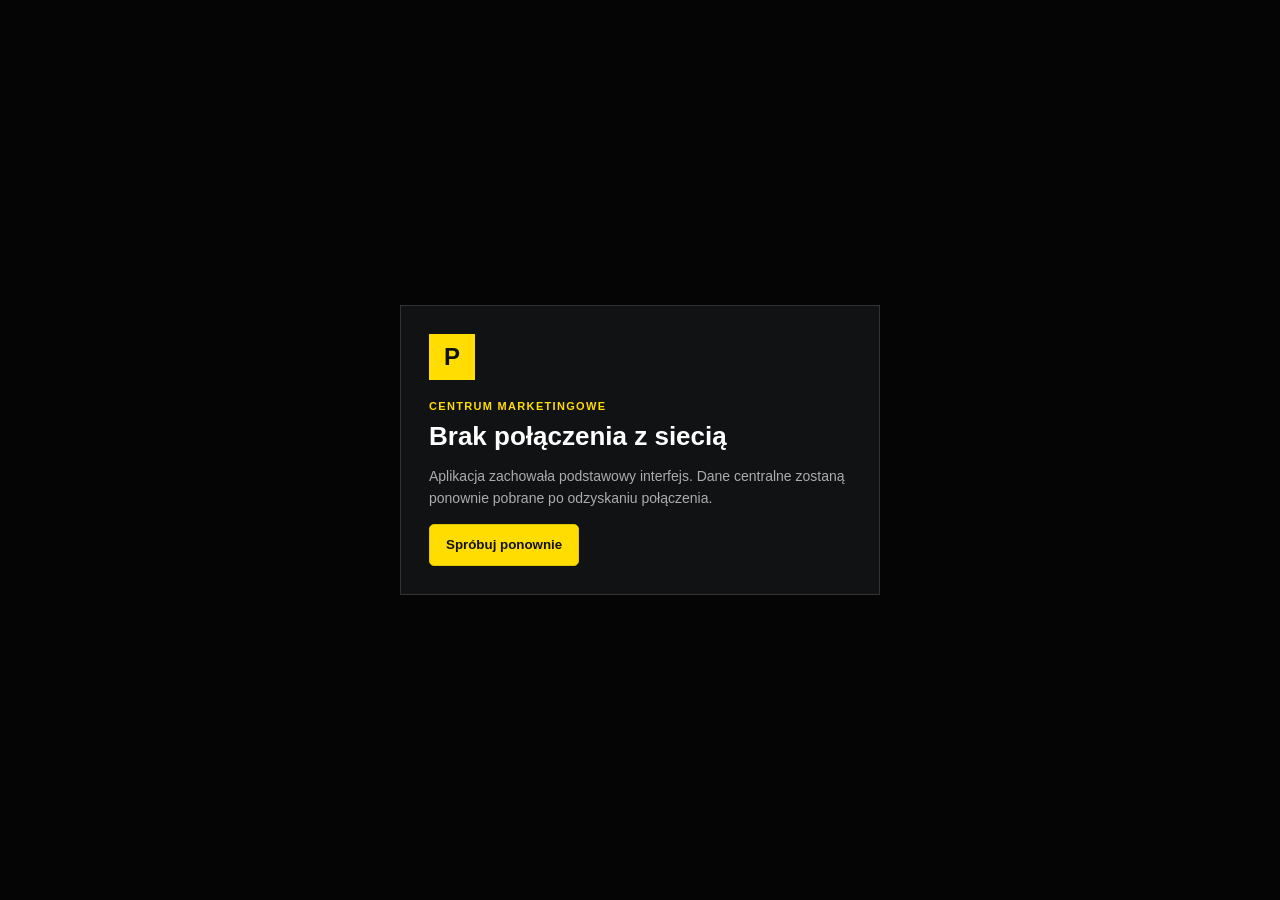
<file: offline.html>
<!doctype html>
<html lang="pl">
<head>
  <meta charset="utf-8">
  <meta name="viewport" content="width=device-width,initial-scale=1">
  <meta name="theme-color" content="#050505">
  <link rel="manifest" href="/manifest.webmanifest">
  <link rel="icon" href="/favicon.svg" type="image/svg+xml">
  <title>Offline — PEREKO Marketing</title>
  <style>
    *{box-sizing:border-box}body{margin:0;min-height:100vh;display:grid;place-items:center;background:#050505;color:#fff;font-family:Arial,sans-serif;padding:24px}.card{width:min(480px,100%);padding:28px;border:1px solid rgba(255,255,255,.14);background:#101214}.mark{width:46px;height:46px;display:grid;place-items:center;background:#ffdd00;color:#111;font-weight:900;font-size:24px;margin-bottom:20px}.eyebrow{color:#ffdd00;font-size:11px;font-weight:800;letter-spacing:.12em}.card h1{font-size:26px;margin:9px 0}.card p{color:rgba(255,255,255,.65);line-height:1.55;font-size:14px}.card button{height:42px;border:1px solid #e0c500;background:#ffdd00;color:#111;padding:0 16px;font-weight:800;cursor:pointer;border-radius:5px}
  </style>
</head>
<body>
  <main class="card">
    <div class="mark">P</div>
    <div class="eyebrow">CENTRUM MARKETINGOWE</div>
    <h1>Brak połączenia z siecią</h1>
    <p>Aplikacja zachowała podstawowy interfejs. Dane centralne zostaną ponownie pobrane po odzyskaniu połączenia.</p>
    <button type="button" onclick="location.reload()">Spróbuj ponownie</button>
  </main>
</body>
</html>
</file>
<file: projects-v2.css>
/* PEREKO Projects UI v3 — distributor/installer B2B 2.0 visual language */
:root{
  --pv-yellow:#f2c900;--pv-gold:#9a7a00;--pv-ink:#172126;--pv-text:#435159;
  --pv-muted:#84939b;--pv-line:#dce2e5;--pv-soft:#f7f8f8;--pv-white:#fff;
}
*{box-sizing:border-box}
html,body{background:#fff!important}
body{
  margin:0!important;padding:0!important;color:var(--pv-ink)!important;
  font-family:Inter,system-ui,-apple-system,BlinkMacSystemFont,"Segoe UI",sans-serif!important;
}
body *{font-family:inherit}
body h1,body h2,body h3,body h4,body button,body select,body input,
body .project-no,body .project-type,body .open-btn,body .section-no{font-family:inherit!important}
body>.p2-sidebar,body>.p2-mobile,body>.p2-backdrop{display:none!important}
body>.topbar,body>.top{display:none!important}

/* B2B-like global header */
.pv-header{position:sticky;top:0;z-index:4000;background:rgba(255,255,255,.97);backdrop-filter:blur(14px);border-bottom:1px solid var(--pv-line)}
.pv-head{width:min(1480px,calc(100% - 48px));min-height:90px;margin:0 auto;display:grid;grid-template-columns:minmax(330px,1fr) auto minmax(260px,1fr);align-items:center;gap:28px}
.pv-brand{display:flex;align-items:center;gap:18px;text-decoration:none;color:var(--pv-ink);min-width:0}
.pv-logo{font-size:28px;font-weight:900;letter-spacing:-.06em;white-space:nowrap}
.pv-brand-copy{padding-left:18px;border-left:1px solid #cfd5d8;line-height:1.25}
.pv-brand-copy strong{display:block;font-size:13px}.pv-brand-copy span{display:block;margin-top:3px;color:#87949b;font-size:10px}
.pv-nav{display:flex;align-items:stretch;gap:4px;height:90px}
.pv-nav a{position:relative;display:flex;align-items:center;padding:0 13px;color:#748188;text-decoration:none;font-size:11px;font-weight:700;white-space:nowrap}
.pv-nav a:hover,.pv-nav a.active{color:#182126}
.pv-nav a.active:after{content:"";position:absolute;left:13px;right:13px;bottom:20px;height:2px;background:var(--pv-yellow)}
.pv-user{justify-self:end;display:flex;align-items:center;gap:10px}
.pv-avatar{width:38px;height:38px;border-radius:50%;background:#22292d;color:#fff;display:grid;place-items:center;font-weight:800;font-size:11px}
.pv-user-copy strong,.pv-user-copy span{display:block}.pv-user-copy strong{font-size:11px}.pv-user-copy span{margin-top:2px;color:#89969d;font-size:9px}
.pv-menu-btn{display:none;border:1px solid var(--pv-line);background:#fff;border-radius:8px;padding:8px 10px;color:var(--pv-ink);font-weight:800}

/* shared layout */
body .wrap{width:min(1280px,calc(100% - 48px))!important;margin-left:auto!important;margin-right:auto!important}
body main{padding:0 0 72px!important;margin:0!important;max-width:none!important}
body .hero{background:#fff!important;color:var(--pv-ink)!important;border:0!important}
body .hero .wrap{padding:74px 0 66px!important;border-bottom:1px solid var(--pv-line)}
body .hero-grid{align-items:start!important;gap:70px!important}
body .hero h1{margin:0!important;color:var(--pv-ink)!important;font-size:clamp(44px,5vw,68px)!important;line-height:1.02!important;letter-spacing:-.055em!important;font-weight:800!important}
body .hero p{max-width:760px!important;margin:24px 0 0!important;color:#687980!important;font-size:16px!important;line-height:1.7!important}
body .status{background:#fff!important;color:var(--pv-ink)!important;border:0!important;border-left:1px solid var(--pv-line)!important;border-radius:0!important;padding:5px 0 5px 30px!important;box-shadow:none!important}
body .status .ui{color:#8d9aa0!important;letter-spacing:.12em!important;font-size:10px!important}
body .status-select{margin-top:14px!important;border:0!important;border-bottom:1px solid var(--pv-line)!important;border-radius:0!important;padding:11px 0!important;background:#fff!important;color:var(--pv-ink)!important;font-size:11px!important}

/* dashboard hero copied from partner start page language */
.pv-home-hero{display:grid;grid-template-columns:minmax(0,1.45fr) minmax(300px,.55fr);gap:86px;align-items:center;min-height:650px}
.pv-home-kicker,.pv-eyebrow{display:block;color:var(--pv-gold);font-size:10px;font-weight:850;letter-spacing:.12em;text-transform:uppercase}
.pv-home-hero h1{max-width:760px;margin:28px 0 26px;font-size:clamp(50px,5.7vw,78px);line-height:.98;letter-spacing:-.06em;font-weight:800}
.pv-home-hero p{max-width:720px;margin:0;color:#65767e;font-size:16px;line-height:1.75}
.pv-search{position:relative;max-width:760px;margin-top:44px}
.pv-search input{width:100%;height:58px;border:0;border-bottom:1px solid #7f8b91;background:transparent;padding:0 52px 0 34px;color:var(--pv-ink);font-size:15px;outline:none}
.pv-search:before{content:"⌕";position:absolute;left:2px;top:16px;font-size:24px;color:#263238}
.pv-search small{display:block;margin-top:10px;color:#9aa5aa;font-size:10px}
.pv-quick{padding-left:32px;border-left:1px solid var(--pv-line)}
.pv-quick>span{display:block;margin-bottom:18px;color:#8d9aa0;font-size:10px;font-weight:850;letter-spacing:.12em}
.pv-quick a{display:grid;grid-template-columns:22px 1fr auto;gap:12px;align-items:center;min-height:62px;border-bottom:1px solid var(--pv-line);color:var(--pv-ink);text-decoration:none;font-size:13px;font-weight:700}
.pv-quick a i{font-style:normal;color:#93a0a6;font-size:16px}.pv-quick a b{font-size:12px;font-weight:500;color:#7b898f}
.pv-quick a:hover{color:#8a7100}

/* dashboard registry becomes airy two-column shortcut list */
body .dashboard-home{display:block!important;width:min(1280px,calc(100% - 48px))!important}
body .projects-pane{padding:72px 0 62px!important}
body .registry-head{margin:0 0 34px!important}
body .registry-head:before{content:"NARZĘDZIA I ZASOBY";display:block;color:var(--pv-gold);font-size:10px;font-weight:850;letter-spacing:.12em;margin-bottom:10px}
body .registry-head .section-no{display:none!important}
body .registry-head h2{margin:0!important;font-size:30px!important;letter-spacing:-.035em!important;color:var(--pv-ink)!important}
body .project-list{display:grid!important;grid-template-columns:1fr 1fr;gap:0 86px!important}
body .project-card{display:grid!important;grid-template-columns:56px 1fr auto!important;gap:14px!important;align-items:center!important;min-height:132px!important;padding:22px 0!important;border:0!important;border-bottom:1px solid var(--pv-line)!important;border-radius:0!important;background:#fff!important;box-shadow:none!important;transform:none!important}
body .project-card:hover{border-color:#c5ced2!important;box-shadow:none!important}
body .project-no{width:46px;height:46px;display:grid!important;place-items:center;padding:0!important;background:#fff!important;border:1px solid var(--pv-line)!important;border-radius:50%!important;font-size:10px!important;color:#7b898f!important}
body .project-type{display:none!important}
body .project-card h3{margin:0!important;font-size:15px!important;letter-spacing:-.015em!important;color:var(--pv-ink)!important}
body .project-card p{margin:7px 0 0!important;max-width:580px!important;color:#88969d!important;font-size:12px!important;line-height:1.5!important}
body .project-meta{display:none!important}
body .status-row{margin-top:7px!important}.status-label{display:none!important}
body .status-badge{background:transparent!important;color:#9b8700!important;padding:0!important;font-size:9px!important;text-transform:none!important;letter-spacing:0!important}
body .deadline-badge{font-size:8px!important;border-radius:999px!important}
body .open-btn{width:34px!important;height:34px!important;padding:0!important;display:grid!important;place-items:center!important;overflow:hidden;color:#7e8b91!important;background:transparent!important;border:0!important;border-radius:0!important;font-size:0!important}
body .open-btn:after{content:"↗";font-size:15px}.open-btn:hover{color:var(--pv-ink)!important}

/* tasks below projects, same light language */
body .tasks-pane{border:0!important;border-top:1px solid var(--pv-line)!important;padding:62px 0 0!important;max-width:900px!important}
body .tasks-head{margin-bottom:22px!important}
body .tasks-head .section-no{color:var(--pv-gold)!important}
body .tasks-head h2{font-size:30px!important;letter-spacing:-.035em!important;color:var(--pv-ink)!important}
body .task-entry{gap:10px!important}.task-input{border:0!important;border-bottom:1px solid #9aa5aa!important;border-radius:0!important;padding:12px 2px!important;background:#fff!important}
body .task-add{background:transparent!important;color:var(--pv-ink)!important;border:1px solid var(--pv-line)!important;border-radius:7px!important;padding:10px 15px!important;text-transform:none!important;letter-spacing:0!important}
body .task-list{gap:0!important}.task-item{border:0!important;border-bottom:1px solid var(--pv-line)!important;border-radius:0!important;padding:14px 2px!important;background:#fff!important;box-shadow:none!important}

/* project page sections */
body .section{padding:54px 0!important;border-bottom:1px solid var(--pv-line)!important;background:#fff!important}
body .section-head{grid-template-columns:280px 1fr!important;gap:56px!important;margin-bottom:28px!important}
body .section-no{color:var(--pv-gold)!important;font-size:9px!important;letter-spacing:.14em!important}
body .section h2,body .section-head h2{margin-top:8px!important;font-size:30px!important;line-height:1.15!important;letter-spacing:-.035em!important;color:var(--pv-ink)!important}
body .lead{color:#7d8a90!important;font-size:14px!important;line-height:1.65!important}
body .cards,body .template-grid{gap:0!important;border-top:1px solid var(--pv-line)!important}
body .card,body .template-card{border:0!important;border-bottom:1px solid var(--pv-line)!important;border-radius:0!important;box-shadow:none!important;padding:20px 4px!important;background:#fff!important}
body .card h3,body .template-card h3{font-size:14px!important}
body .card p,body .template-card p{color:#87959b!important;font-size:12px!important;line-height:1.55!important}
body .note{margin-top:24px!important;border:0!important;border-left:2px solid var(--pv-yellow)!important;border-radius:0!important;background:#fffdf2!important;color:#606f76!important;padding:15px 18px!important}

/* tables, gantt, budgets — retain functionality, reduce visual weight */
body table{background:#fff!important;border-collapse:collapse!important}
body th{background:#fff!important;color:#86949b!important;font-size:10px!important;font-weight:750!important}
body td{color:#435159!important;font-size:12px!important}
body th,body td{border-color:#e3e7e9!important}
body .gantt-card,body .budget-card,body .panel,body .box,body .agenda-card,body .info-card{
  border:1px solid var(--pv-line)!important;border-radius:0!important;background:#fff!important;box-shadow:none!important
}

/* job library */
body .job-card{border:0!important;border-bottom:1px solid var(--pv-line)!important;border-radius:0!important;background:#fff!important;box-shadow:none!important}
body .job-head{background:#fff!important;border-bottom:0!important;padding:18px 0!important}
body .job-no{background:#fff!important;border:1px solid var(--pv-line)!important;color:#809097!important;border-radius:50%!important}
body .job-head h3{font-size:15px!important}.job-meta{color:#8b989e!important;font-size:11px!important}
body .toggle-job,body .edit-job,body .save-job,body .cancel-job,body .copy-btn{
  border:1px solid var(--pv-line)!important;background:#fff!important;color:#536168!important;border-radius:7px!important;padding:8px 11px!important;font-size:9px!important
}
body .save-job{background:var(--pv-yellow)!important;color:#171c1f!important;border-color:var(--pv-yellow)!important}
body .job-body{padding:6px 62px 28px!important;color:#4d5c63!important;font-size:13px!important;line-height:1.65!important}
body .job-card.editing .job-body{background:#fffdf2!important;outline:1px solid #eadc92!important}

/* footer */
body .footer{background:#fff!important;color:#97a1a6!important;border-top:1px solid var(--pv-line)!important;padding:30px 0!important}
body .footer strong{color:#69777d!important}

/* alarm/modal */
body .alarm-dialog{border-radius:8px!important;border:1px solid var(--pv-line)!important;box-shadow:0 18px 50px rgba(20,30,35,.16)!important}

/* old dashboard hero actions are not used after JS replacement */
body .mobile-switch{display:none!important}

@media(max-width:980px){
  .pv-head{grid-template-columns:1fr auto;min-height:76px}.pv-nav{display:none}.pv-user-copy{display:none}.pv-menu-btn{display:inline-flex}
  .pv-brand-copy span{display:none}
  .pv-header.open .pv-nav{display:flex;position:absolute;top:76px;left:0;right:0;height:auto;padding:10px 18px;background:#fff;border-bottom:1px solid var(--pv-line);overflow:auto}
  .pv-header.open .pv-nav a{min-height:42px}.pv-header.open .pv-nav a.active:after{bottom:2px}
  .pv-home-hero{grid-template-columns:1fr;min-height:auto;padding:56px 0}.pv-quick{padding-left:0;border-left:0;border-top:1px solid var(--pv-line);padding-top:26px}
  body .project-list{grid-template-columns:1fr!important}
  body .section-head{grid-template-columns:1fr!important;gap:14px!important}
}
@media(max-width:640px){
  .pv-head,body .wrap,body .dashboard-home{width:calc(100% - 28px)!important}.pv-head{gap:10px}.pv-brand-copy{display:none}.pv-logo{font-size:24px}.pv-user{display:none}
  body .hero .wrap{padding:42px 0!important}.pv-home-hero h1{font-size:48px}.pv-home-hero{gap:42px}
  body .project-card{grid-template-columns:46px 1fr auto!important;min-height:112px!important}
  body .project-card p{display:none}.job-body{padding-left:0!important;padding-right:0!important}
}


/* v3.1 — main projects dashboard aligned to current Partner B2B header */
.pv-header{background:#fff!important;border-bottom:1px solid #dfe4e7!important;box-shadow:none!important}
.pv-head{width:min(1280px,calc(100% - 48px))!important;min-height:92px!important;grid-template-columns:minmax(310px,1fr) auto!important;gap:24px!important}
.pv-brand{gap:17px!important}
.pv-logo-img{display:block;width:142px;height:auto;object-fit:contain}
.pv-brand-copy{padding-left:17px!important}
.pv-brand-copy strong{font-size:13px!important;color:#2a3338!important}
.pv-brand-copy span{font-size:10px!important;color:#8b989e!important}
.pv-tools{display:flex;align-items:center;justify-content:flex-end;gap:7px;flex-wrap:wrap}
.pv-tool{
  display:inline-flex;align-items:center;gap:8px;min-height:38px;padding:0 11px;
  border:1px solid #dbe1e4;border-radius:8px;background:#fff;color:#344047;text-decoration:none;
  font-size:9px;font-weight:800;white-space:nowrap;transition:.15s ease
}
.pv-tool:hover{border-color:#bfc8cc;background:#fafbfb}
.pv-tool-icon{
  width:22px;height:22px;border-radius:50%;display:grid;place-items:center;background:#f3f5f6;color:#56646b;
  font-size:8px;font-weight:900;flex:0 0 22px
}
.pv-tool.chat{background:#fff}
.pv-tool.chat .pv-tool-icon{background:#21292e;color:#fff;font-size:7px;letter-spacing:-.03em}

/* home: remove the large introductory hero entirely */
body.home-dashboard .hero{display:none!important}
body.home-dashboard main{padding-top:48px!important}
body.home-dashboard .dashboard-home{
  display:grid!important;grid-template-columns:minmax(0,2fr) minmax(310px,1fr)!important;
  gap:52px!important;align-items:start!important;width:min(1280px,calc(100% - 48px))!important
}
body.home-dashboard .projects-pane{padding:0!important}
body.home-dashboard .registry-head{margin:0 0 26px!important}
body.home-dashboard .registry-head:before{content:"PROJEKTY PEREKO"!important}
body.home-dashboard .registry-head h2{font-size:28px!important}
body.home-dashboard .project-list{
  display:grid!important;grid-template-columns:repeat(2,minmax(0,1fr))!important;gap:0 48px!important
}
body.home-dashboard .project-card{
  grid-template-columns:48px minmax(0,1fr) 30px!important;min-height:122px!important;padding:18px 0!important
}
body.home-dashboard .project-no{width:40px;height:40px!important;font-size:9px!important}
body.home-dashboard .project-card h3{font-size:14px!important}
body.home-dashboard .project-card p{font-size:11px!important;line-height:1.45!important}
body.home-dashboard .tasks-pane{
  position:sticky;top:118px;border-left:1px solid #dfe4e7!important;border-top:0!important;padding:0 0 0 30px!important;max-width:none!important
}
body.home-dashboard .tasks-head{margin-bottom:19px!important}
body.home-dashboard .tasks-head .section-no{color:#9a7a00!important}
body.home-dashboard .tasks-head h2{font-size:27px!important}
body.home-dashboard .task-sync{margin:-6px 0 12px!important}
body.home-dashboard .task-entry{margin-bottom:8px!important}
body.home-dashboard .task-input{font-size:12px!important}
body.home-dashboard .task-add{font-size:9px!important}
body.home-dashboard .task-item{padding:12px 0!important}
body.home-dashboard .task-empty{border:0!important;border-top:1px solid #e2e7e9!important;border-radius:0!important;background:#fff!important;padding:16px 0!important}
body.home-dashboard .mobile-switch{display:none!important}

@media(max-width:1150px){
  .pv-head{grid-template-columns:1fr!important;padding:14px 0!important}
  .pv-tools{justify-content:flex-start!important}
}
@media(max-width:980px){
  body.home-dashboard .dashboard-home{grid-template-columns:1fr!important;gap:36px!important}
  body.home-dashboard .tasks-pane{position:static!important;border-left:0!important;border-top:1px solid #dfe4e7!important;padding:34px 0 0!important}
  body.home-dashboard .project-list{grid-template-columns:1fr!important}
}
@media(max-width:700px){
  .pv-head{width:calc(100% - 28px)!important}
  .pv-logo-img{width:126px}
  .pv-brand-copy strong{font-size:12px!important}
  .pv-brand-copy span{font-size:9px!important}
  .pv-tools{gap:6px!important}
  .pv-tool{padding:0 9px!important;font-size:0!important}
  .pv-tool .pv-tool-icon{margin:0!important}
  body.home-dashboard main{padding-top:28px!important}
  body.home-dashboard .dashboard-home{width:calc(100% - 28px)!important}
}


/* v3.2 — logo, task typography and footer cleanup */
.pv-logo-img{
  display:block!important;
  width:148px!important;
  height:auto!important;
  max-height:42px!important;
  object-fit:contain!important;
  object-position:left center!important;
}
body.home-dashboard .task-text{
  font-size:14px!important;
  line-height:1.35!important;
  font-weight:700!important;
  color:var(--pv-ink)!important;
  letter-spacing:-.01em!important;
}
body.home-dashboard .task-meta{
  margin-top:5px!important;
  font-size:9px!important;
  line-height:1.3!important;
  font-weight:500!important;
  color:#909da3!important;
}
body.home-dashboard .task-input{
  font-size:12px!important;
  font-weight:500!important;
  color:var(--pv-ink)!important;
}
body.home-dashboard .task-add{
  font-size:9px!important;
  font-weight:800!important;
}
body.home-dashboard .task-edit,
body.home-dashboard .task-delete{
  font-size:12px!important;
  color:#8e9aa0!important;
}
body .footer{
  background:#fff!important;
  border-top:1px solid var(--pv-line)!important;
  padding:28px 0!important;
  color:var(--pv-ink)!important;
}
body .footer .wrap{
  display:flex!important;
  align-items:center!important;
  gap:16px!important;
}
body .footer .wrap:before{
  content:"PEREKO";
  font-size:20px;
  font-weight:900;
  letter-spacing:-.055em;
  color:var(--pv-ink);
}
body .footer strong{
  display:block!important;
  color:var(--pv-ink)!important;
  font-size:11px!important;
  font-weight:800!important;
  padding-left:16px!important;
  border-left:1px solid #cfd5d8!important;
}
body .footer div:last-child{
  margin-top:2px!important;
  color:#8b989e!important;
  font-size:9px!important;
  font-weight:500!important;
}
@media(max-width:700px){
  .pv-logo-img{width:132px!important}
  body .footer .wrap{align-items:flex-start!important}
  body .footer .wrap:before{font-size:18px}
}

/* v3.3 — exact PEREKO logo + typography harmonization */
.pv-logo-img{width:152px!important;max-height:none!important;height:auto!important}
.pv-footer-logo{display:block;width:128px;height:auto;object-fit:contain}
.pv-footer-divider{width:1px;height:30px;background:#cfd5d8;flex:0 0 1px}
.pv-footer-copy strong,.pv-footer-copy span{display:block}
.pv-footer-copy strong{font-size:12px!important;font-weight:800!important;color:#2a3338!important;line-height:1.2!important}
.pv-footer-copy span{margin-top:3px;font-size:10px!important;font-weight:400!important;color:#8b989e!important;line-height:1.2!important}
body .footer .wrap:before{content:none!important}
body .footer strong{padding-left:0!important;border-left:0!important}
body.home-dashboard .project-card h3,
body.home-dashboard .task-text{
  font-size:15px!important;
  line-height:1.32!important;
  font-weight:700!important;
  letter-spacing:-.018em!important;
  color:#172126!important;
}
body.home-dashboard .project-card p,
body.home-dashboard .task-meta{
  font-size:12px!important;
  line-height:1.52!important;
  font-weight:400!important;
  letter-spacing:0!important;
  color:#7f8f97!important;
}
body.home-dashboard .task-meta{margin-top:4px!important}
body.home-dashboard .task-item{align-items:flex-start!important}
body.home-dashboard .task-check{margin-top:3px!important}
@media(max-width:700px){
  .pv-logo-img{width:136px!important}
  .pv-footer-logo{width:116px}
}

/* v3.4 — B2B 2.0 gutters, black logo, profile */
.pv-head{width:min(1480px,calc(100% - 68px))!important}
body .wrap,
body.home-dashboard .dashboard-home{width:min(1480px,calc(100% - 68px))!important}
.pv-logo-img{width:137px!important;filter:brightness(0)!important}
.pv-footer-logo{width:115px!important;filter:brightness(0)!important}
.pv-head{grid-template-columns:minmax(300px,1fr) auto auto!important}
.pv-profile{display:flex;align-items:center;gap:10px;margin-left:8px;padding-left:14px;border-left:1px solid #e1e5e7;white-space:nowrap}
.pv-profile-avatar{width:38px;height:38px;border-radius:50%;overflow:hidden;border:1px solid #d9dfe2;background:#f2f4f5;display:grid;place-items:center;cursor:pointer;position:relative}
.pv-profile-avatar img{width:100%;height:100%;object-fit:cover;display:block}
.pv-profile-avatar span{font-size:9px;font-weight:850;color:#7d8a90}
.pv-profile-copy strong,.pv-profile-copy span{display:block}
.pv-profile-copy strong{font-size:11px!important;font-weight:750!important;color:#2a3338!important;line-height:1.2!important}
.pv-profile-copy span{margin-top:2px;font-size:9px!important;font-weight:500!important;color:#8b989e!important}
.pv-profile-upload{display:none}
@media(max-width:1280px){
  .pv-head{grid-template-columns:1fr auto!important}
  .pv-profile{grid-column:2;grid-row:1}
  .pv-tools{grid-column:1/-1;justify-content:flex-start!important;padding-bottom:12px}
}
@media(max-width:760px){
  .pv-head,body .wrap,body.home-dashboard .dashboard-home{width:calc(100% - 28px)!important}
  .pv-logo-img{width:123px!important}
  .pv-footer-logo{width:104px!important}
  .pv-profile-copy{display:none}
}


/* v3.5 — all project detail pages in Partner B2B 2.0 visual language */
body.project-detail-page{
  --pd-ink:#172126;
  --pd-text:#44535a;
  --pd-muted:#839198;
  --pd-line:#dfe4e7;
  --pd-soft:#f8f9f9;
  --pd-yellow:#f2c900;
  --pd-gold:#987900;
}
body.project-detail-page main{padding-bottom:88px!important}
body.project-detail-page .wrap,
body.project-detail-page .w{width:min(1480px,calc(100% - 68px))!important;margin-left:auto!important;margin-right:auto!important}

/* calmer project hero */
body.project-detail-page .hero .wrap,
body.project-detail-page .hero>.w{
  padding:64px 0 54px!important;
  border-bottom:1px solid var(--pd-line)!important;
}
body.project-detail-page .hero-grid,
body.project-detail-page .heroGrid{
  display:grid!important;
  grid-template-columns:minmax(0,1.5fr) minmax(250px,.5fr)!important;
  gap:82px!important;
  align-items:start!important;
}
body.project-detail-page .kicker,
body.project-detail-page .hero .ui{
  color:var(--pd-gold)!important;
  font-size:10px!important;
  letter-spacing:.13em!important;
  font-weight:850!important;
  text-transform:uppercase!important;
}
body.project-detail-page .hero h1{
  max-width:900px!important;
  font-size:clamp(42px,4.8vw,66px)!important;
  line-height:1.01!important;
  letter-spacing:-.055em!important;
  font-weight:800!important;
}
body.project-detail-page .hero p{
  max-width:800px!important;
  color:#6f7e85!important;
  font-size:15px!important;
  line-height:1.72!important;
}
body.project-detail-page .hero-side,
body.project-detail-page .status{
  border-left:1px solid var(--pd-line)!important;
  padding:5px 0 5px 30px!important;
  background:#fff!important;
  border-radius:0!important;
  box-shadow:none!important;
}
body.project-detail-page .status-select{
  width:100%!important;
  border:0!important;
  border-bottom:1px solid var(--pd-line)!important;
  border-radius:0!important;
  padding:11px 0!important;
  background:#fff!important;
  font-size:11px!important;
  color:var(--pd-ink)!important;
}

/* all sections: more air, fewer boxes */
body.project-detail-page .section,
body.project-detail-page .sec{
  padding:64px 0!important;
  border-bottom:1px solid var(--pd-line)!important;
  background:#fff!important;
}
body.project-detail-page .section-head,
body.project-detail-page .head{
  display:grid!important;
  grid-template-columns:290px minmax(0,1fr)!important;
  gap:70px!important;
  align-items:start!important;
  margin-bottom:34px!important;
}
body.project-detail-page .section-no,
body.project-detail-page .n{
  color:var(--pd-gold)!important;
  font-size:9px!important;
  font-weight:850!important;
  letter-spacing:.14em!important;
}
body.project-detail-page .section h2,
body.project-detail-page .sec h2{
  margin:7px 0 0!important;
  font-size:31px!important;
  line-height:1.16!important;
  letter-spacing:-.035em!important;
  color:var(--pd-ink)!important;
}
body.project-detail-page .lead{
  margin:0!important;
  max-width:780px!important;
  color:#79878e!important;
  font-size:14px!important;
  line-height:1.72!important;
}

/* generic former cards become editorial rows */
body.project-detail-page .cards,
body.project-detail-page .summary,
body.project-detail-page .template-grid{
  border-top:1px solid var(--pd-line)!important;
  gap:0!important;
}
body.project-detail-page .card,
body.project-detail-page .template-card,
body.project-detail-page .date-card,
body.project-detail-page .info-card{
  border:0!important;
  border-bottom:1px solid var(--pd-line)!important;
  border-radius:0!important;
  background:#fff!important;
  box-shadow:none!important;
  padding:22px 4px!important;
}
body.project-detail-page .card h3,
body.project-detail-page .template-card h3{
  color:var(--pd-ink)!important;
  font-size:14px!important;
  font-weight:750!important;
}
body.project-detail-page .card p,
body.project-detail-page .template-card p{
  color:#819097!important;
  font-size:12px!important;
  line-height:1.6!important;
}
body.project-detail-page .note{
  margin-top:28px!important;
  border:0!important;
  border-left:2px solid var(--pd-yellow)!important;
  border-radius:0!important;
  background:#fffdf3!important;
  padding:17px 20px!important;
  color:#5c6b72!important;
  font-size:12px!important;
  line-height:1.62!important;
}

/* buttons: quiet, rectangular, sparse */
body.project-detail-page button,
body.project-detail-page .btn,
body.project-detail-page .project-back,
body.project-detail-page .alarm-btn,
body.project-detail-page .mini-btn,
body.project-detail-page .toggle-btn{
  border-radius:6px!important;
  box-shadow:none!important;
}
body.project-detail-page .mini-btn,
body.project-detail-page .toggle-btn,
body.project-detail-page .project-back,
body.project-detail-page .alarm-btn{
  border:1px solid var(--pd-line)!important;
  background:#fff!important;
  color:#68777e!important;
  font-size:9px!important;
  font-weight:750!important;
  padding:8px 10px!important;
}
body.project-detail-page .mini-btn:hover,
body.project-detail-page .toggle-btn:hover{background:#fafbfb!important;color:var(--pd-ink)!important}
body.project-detail-page .status-pill,
body.project-detail-page .tag,
body.project-detail-page .source-badge{
  border-radius:4px!important;
  font-size:8px!important;
  padding:4px 6px!important;
  letter-spacing:.03em!important;
}

/* Project 194 — budget, agenda, contacts */
body.project-detail-page .budget-group{margin:0!important;border-top:1px solid var(--pd-line)!important}
body.project-detail-page .budget-group>div,
body.project-detail-page .budget-row{border-bottom:1px solid var(--pd-line)!important}
body.project-detail-page .hotel{background:#fffdf3!important}
body.project-detail-page .steps{
  display:grid!important;
  grid-template-columns:repeat(3,minmax(0,1fr))!important;
  gap:0!important;
  border-top:1px solid var(--pd-line)!important;
}
body.project-detail-page .step{
  border:0!important;
  border-right:1px solid var(--pd-line)!important;
  border-bottom:1px solid var(--pd-line)!important;
  border-radius:0!important;
  padding:22px!important;
  background:#fff!important;
}
body.project-detail-page .step:nth-child(3n){border-right:0!important}
body.project-detail-page .day-block{
  border:0!important;
  border-top:1px solid var(--pd-line)!important;
  border-radius:0!important;
  margin:0!important;
  background:#fff!important;
}
body.project-detail-page .day-head{
  background:#fff!important;
  border-bottom:1px solid var(--pd-line)!important;
  padding:18px 0!important;
}
body.project-detail-page .day-content{padding:24px 0 40px!important}
body.project-detail-page .meal-row{border-bottom:1px solid #edf0f1!important;padding:14px 0!important}
body.project-detail-page .contacts{display:grid!important;grid-template-columns:repeat(2,minmax(0,1fr))!important;gap:0 50px!important}
body.project-detail-page .contact{
  border:0!important;border-bottom:1px solid var(--pd-line)!important;border-radius:0!important;padding:18px 0!important;background:#fff!important
}

/* Project 195 — files, versions, changes, key rules */
body.project-detail-page .banner{
  border:0!important;border-left:2px solid var(--pd-yellow)!important;border-radius:0!important;background:#fffdf3!important;padding:17px 20px!important
}
body.project-detail-page .files,
body.project-detail-page .versions,
body.project-detail-page .changes,
body.project-detail-page .keys{gap:0!important;border-top:1px solid var(--pd-line)!important}
body.project-detail-page .file,
body.project-detail-page .ver,
body.project-detail-page .chg,
body.project-detail-page .keys>*{
  border:0!important;border-bottom:1px solid var(--pd-line)!important;border-radius:0!important;background:#fff!important;box-shadow:none!important;padding:18px 4px!important
}
body.project-detail-page .v{border-radius:4px!important;background:#f3f5f5!important;color:#65737a!important}

/* Project 196 — Gantt and budget */
body.project-detail-page .gantt-card{
  border:0!important;border-radius:0!important;box-shadow:none!important;background:#fff!important;padding:0!important
}
body.project-detail-page .gantt-toolbar{
  padding:0 0 18px!important;border-bottom:1px solid var(--pd-line)!important;background:#fff!important
}
body.project-detail-page .gantt-head{
  background:#fff!important;border-bottom:1px solid var(--pd-line)!important
}
body.project-detail-page .gantt-row{
  min-height:92px!important;border-bottom:1px solid #e7ebed!important;background:#fff!important
}
body.project-detail-page .gantt-row.foreign-row{background:#fafbfb!important}
body.project-detail-page .event-name{font-size:13px!important;color:var(--pd-ink)!important}
body.project-detail-page .event-place,
body.project-detail-page .event-form,
body.project-detail-page .event-note{font-size:10px!important;color:#829097!important}
body.project-detail-page .timeline-grid{opacity:.6!important}
body.project-detail-page .bar{border-radius:2px!important;box-shadow:none!important}
body.project-detail-page .legend{
  border-top:1px solid var(--pd-line)!important;
  padding:18px 0 0!important;
  margin-top:18px!important;
}
body.project-detail-page .legend-dot{border-radius:2px!important}
body.project-detail-page .budget-table{
  border:0!important;border-top:1px solid var(--pd-line)!important;border-radius:0!important;box-shadow:none!important
}
body.project-detail-page .budget-table th,
body.project-detail-page .budget-table td{padding:14px 8px!important}
body.project-detail-page .gallery{
  grid-template-columns:repeat(3,minmax(0,1fr))!important;
  gap:0!important;border-top:1px solid var(--pd-line)!important
}
body.project-detail-page .gallery-slot{
  min-height:180px!important;border:0!important;border-right:1px solid var(--pd-line)!important;border-bottom:1px solid var(--pd-line)!important;border-radius:0!important;background:#fff!important
}
body.project-detail-page .gallery-slot:nth-child(3n){border-right:0!important}

/* Project 197 — simple portal scope */
body.project-detail-page .cards{display:grid!important;grid-template-columns:repeat(3,minmax(0,1fr))!important}
body.project-detail-page .cards .card{border-right:1px solid var(--pd-line)!important}
body.project-detail-page .cards .card:last-child{border-right:0!important}

/* Project 198 — job library, minimal controls */
body.project-detail-page .jobs{gap:0!important;border-top:1px solid var(--pd-line)!important}
body.project-detail-page .job-card{
  border:0!important;border-bottom:1px solid var(--pd-line)!important;border-radius:0!important;background:#fff!important;box-shadow:none!important
}
body.project-detail-page .job-head{
  min-height:82px!important;padding:18px 0!important;background:#fff!important;border:0!important
}
body.project-detail-page .job-no{
  width:38px!important;height:38px!important;border:1px solid var(--pd-line)!important;border-radius:50%!important;background:#fff!important;color:#829097!important;font-size:9px!important
}
body.project-detail-page .job-head h3{font-size:14px!important;font-weight:750!important}
body.project-detail-page .job-meta{font-size:10px!important;color:#8a989e!important}
body.project-detail-page .job-actions{gap:5px!important}
body.project-detail-page .toggle-job,
body.project-detail-page .edit-job,
body.project-detail-page .save-job,
body.project-detail-page .cancel-job,
body.project-detail-page .copy-btn{
  min-height:32px!important;padding:0 9px!important;border:1px solid var(--pd-line)!important;border-radius:5px!important;background:#fff!important;color:#6a787f!important;font-size:8px!important;font-weight:750!important
}
body.project-detail-page .save-job{background:var(--pd-yellow)!important;border-color:var(--pd-yellow)!important;color:#171c1f!important}
body.project-detail-page .job-body{
  padding:8px 52px 34px!important;max-width:1050px!important;color:#4e5e65!important;font-size:13px!important;line-height:1.7!important
}
body.project-detail-page .job-body h4{
  margin:24px 0 9px!important;font-size:13px!important;color:var(--pd-ink)!important
}
body.project-detail-page .job-body li{margin:5px 0!important}

/* modal/dialogs */
body.project-detail-page .alarm-dialog,
body.project-detail-page .info-dialog,
body.project-detail-page .dlg{
  border:1px solid var(--pd-line)!important;border-radius:8px!important;box-shadow:0 20px 60px rgba(24,32,36,.15)!important
}

/* footer on project pages */
body.project-detail-page .footer{margin-top:0!important}

@media(max-width:980px){
  body.project-detail-page .wrap,
  body.project-detail-page .w{width:calc(100% - 36px)!important}
  body.project-detail-page .hero-grid,
  body.project-detail-page .heroGrid{grid-template-columns:1fr!important;gap:28px!important}
  body.project-detail-page .hero-side,
  body.project-detail-page .status{border-left:0!important;border-top:1px solid var(--pd-line)!important;padding:22px 0 0!important}
  body.project-detail-page .section-head,
  body.project-detail-page .head{grid-template-columns:1fr!important;gap:14px!important}
  body.project-detail-page .steps,
  body.project-detail-page .cards{grid-template-columns:1fr!important}
  body.project-detail-page .step,
  body.project-detail-page .cards .card{border-right:0!important}
  body.project-detail-page .contacts,
  body.project-detail-page .gallery{grid-template-columns:1fr!important}
  body.project-detail-page .gallery-slot{border-right:0!important}
}

/* v3.6 — compact project search on home */
body.home-dashboard .home-project-search{
  position:relative;
  display:grid;
  grid-template-columns:28px minmax(0,1fr) auto;
  align-items:center;
  gap:8px;
  margin:0 0 26px;
  padding:0 0 10px;
  border-bottom:1px solid #9aa5aa;
  max-width:760px;
}
body.home-dashboard .home-project-search-icon{
  color:#526168;
  font-size:21px;
  line-height:1;
}
body.home-dashboard .home-project-search input{
  min-width:0;
  border:0;
  outline:0;
  background:transparent;
  color:#172126;
  font-size:13px;
  font-weight:500;
  padding:0;
}
body.home-dashboard .home-project-search input::placeholder{color:#8c989e}
body.home-dashboard .home-project-search-hint{
  color:#a1abb0;
  font-size:9px;
  white-space:nowrap;
}
@media(max-width:760px){
  body.home-dashboard .home-project-search{grid-template-columns:26px 1fr}
  body.home-dashboard .home-project-search-hint{display:none}
}


/* v3.7 — readability + professional project layouts */
body.project-detail-page{
  font-size:15px!important;
  line-height:1.62!important;
}
body.project-detail-page .hero p,
body.project-detail-page .lead,
body.project-detail-page .card p,
body.project-detail-page .template-card p,
body.project-detail-page .job-body,
body.project-detail-page td,
body.project-detail-page li{
  font-size:15px!important;
  line-height:1.62!important;
}
body.project-detail-page .hero p{font-size:16px!important}
body.project-detail-page .section-no,
body.project-detail-page .n{font-size:10px!important}
body.project-detail-page .section h2,
body.project-detail-page .sec h2{font-size:34px!important}
body.project-detail-page .card h3,
body.project-detail-page .template-card h3,
body.project-detail-page .job-head h3{font-size:17px!important}
body.project-detail-page small{font-size:13px!important;line-height:1.5!important}
body.project-detail-page th{font-size:11px!important}
body.project-detail-page td{padding:16px 10px!important}
body.project-detail-page .status-select{font-size:13px!important}
body.project-detail-page .status .ui,
body.project-detail-page .kicker{font-size:10px!important}

/* 198 — keep actions tidy and readable */
body.project-detail-page .job-head{
  grid-template-columns:42px minmax(0,1fr) auto!important;
  gap:16px!important;
  align-items:center!important;
}
body.project-detail-page .job-actions{
  display:flex!important;
  align-items:center!important;
  justify-content:flex-end!important;
  gap:7px!important;
  flex-wrap:nowrap!important;
}
body.project-detail-page .toggle-job,
body.project-detail-page .edit-job,
body.project-detail-page .save-job,
body.project-detail-page .cancel-job,
body.project-detail-page .copy-btn{
  min-height:36px!important;
  padding:0 12px!important;
  font-size:10px!important;
  white-space:nowrap!important;
}
body.project-detail-page .job-meta{font-size:12px!important}
body.project-detail-page .job-body{
  max-width:1120px!important;
  padding:14px 58px 42px!important;
}
body.project-detail-page .job-body h4{font-size:16px!important}

/* 195 — version history as a clean timeline, no colored pills */
body.project-detail-page .versions{
  display:block!important;
  border-top:1px solid var(--pd-line)!important;
  position:relative!important;
}
body.project-detail-page .ver{
  position:relative!important;
  display:grid!important;
  grid-template-columns:180px 180px minmax(0,1fr)!important;
  gap:28px!important;
  align-items:start!important;
  padding:24px 0 24px 24px!important;
  border:0!important;
  border-bottom:1px solid var(--pd-line)!important;
  background:#fff!important;
}
body.project-detail-page .ver:before{
  content:""!important;
  position:absolute!important;
  left:0!important;
  top:29px!important;
  width:8px!important;
  height:8px!important;
  border-radius:50%!important;
  background:#b9c2c6!important;
}
body.project-detail-page .ver.cur:before{background:var(--pd-yellow)!important}
body.project-detail-page .ver.cur{
  background:linear-gradient(90deg,#fffdf4 0,#fff 22%)!important;
}
body.project-detail-page .v{
  display:block!important;
  margin:0 0 5px!important;
  padding:0!important;
  background:transparent!important;
  color:var(--pd-ink)!important;
  font-size:17px!important;
  font-weight:800!important;
}
body.project-detail-page .tag{
  display:inline!important;
  padding:0!important;
  background:transparent!important;
  border:0!important;
  color:#9a7a00!important;
  font-size:10px!important;
  font-weight:800!important;
  letter-spacing:.09em!important;
}
body.project-detail-page .ver>div:nth-child(2){
  color:#68777e!important;
  font-size:14px!important;
  padding-top:2px!important;
}
body.project-detail-page .ver b{font-size:16px!important;color:var(--pd-ink)!important}
body.project-detail-page .ver small{display:inline-block!important;margin-top:5px!important;color:#7f8e95!important}

/* neutralise all childish traffic-light pills */
body.project-detail-page .status-pill,
body.project-detail-page .source-badge,
body.project-detail-page .event-note,
body.project-detail-page .legend-source{
  background:#f3f5f6!important;
  color:#66757c!important;
  border:1px solid #dbe1e4!important;
}
body.project-detail-page .status-confirmed,
body.project-detail-page .status-fixed,
body.project-detail-page .status-estimate,
body.project-detail-page .status-assumption,
body.project-detail-page .status-internal,
body.project-detail-page .status-pending{
  background:#f5f6f7!important;
  color:#68777e!important;
  border:1px solid #dce2e5!important;
}
body.project-detail-page .event-note.done{
  background:#fffdf1!important;
  color:#816900!important;
  border:1px solid #e7d66f!important;
}

/* 196 — open, editorial Gantt */
body.project-detail-page .gantt-card{overflow:visible!important}
body.project-detail-page .gantt-toolbar{
  display:flex!important;
  align-items:center!important;
  justify-content:space-between!important;
  gap:22px!important;
  padding:0 0 26px!important;
}
body.project-detail-page .gantt-toolbar-note{
  color:#7c8a90!important;
  font-size:14px!important;
}
body.project-detail-page .gantt-head{
  grid-template-columns:400px 1fr!important;
  border-top:1px solid var(--pd-line)!important;
  min-height:62px!important;
}
body.project-detail-page .gantt-head-left{
  padding:20px 0!important;
  font-size:11px!important;
  color:#8a979d!important;
}
body.project-detail-page .month{
  min-height:62px!important;
  border-left:0!important;
}
body.project-detail-page .month-name{
  font-size:12px!important;
  font-weight:700!important;
  color:#607078!important;
}
body.project-detail-page .month::after{
  left:20px!important;right:20px!important;bottom:10px!important;height:2px!important;
  background:#e6eaec!important;border-radius:0!important
}
body.project-detail-page .gantt-row{
  grid-template-columns:400px 1fr!important;
  min-height:118px!important;
  border-bottom:1px solid #e7ebed!important;
}
body.project-detail-page .event-info{
  padding:24px 30px 24px 0!important;
  background:#fff!important;
}
body.project-detail-page .event-name{
  font-size:16px!important;
  font-weight:750!important;
  line-height:1.25!important;
  color:var(--pd-ink)!important;
}
body.project-detail-page .event-place{font-size:13px!important;margin-top:5px!important}
body.project-detail-page .event-form{
  margin-top:9px!important;
  font-size:11px!important;
  font-weight:650!important;
  letter-spacing:0!important;
  color:#718087!important;
}
body.project-detail-page .event-note{
  margin-top:8px!important;
  padding:4px 7px!important;
  border-radius:4px!important;
  font-size:10px!important;
}
body.project-detail-page .timeline{background:#fff!important}
body.project-detail-page .timeline::before{
  left:18px!important;right:18px!important;top:60%!important;height:1px!important;
  background:#dfe4e7!important;border-radius:0!important
}
body.project-detail-page .timeline-grid{opacity:.35!important}
body.project-detail-page .bar-wrap{top:60%!important;height:34px!important}
body.project-detail-page .bar{
  height:5px!important;
  border:0!important;
  border-radius:0!important;
  box-shadow:none!important;
  background:#c2a100!important;
}
body.project-detail-page .confirmed .bar{background:#4f5d63!important}
body.project-detail-page .pending .bar{
  height:4px!important;
  background:transparent!important;
  border-top:2px dashed #9c8b43!important;
}
body.project-detail-page .foreign-row .bar{background:#9aa5aa!important;opacity:.65!important}
body.project-detail-page .bar-label{
  bottom:23px!important;
  padding:0!important;
  border:0!important;
  background:transparent!important;
  font-size:11px!important;
  font-weight:750!important;
  color:#4f5e65!important;
}
body.project-detail-page .legend{
  gap:24px!important;
  margin-top:22px!important;
  padding-top:20px!important;
  font-size:12px!important;
}
body.project-detail-page .legend-dot{
  width:22px!important;height:4px!important;border:0!important;border-radius:0!important;background:#c2a100!important
}
body.project-detail-page .legend-dot.done{background:#4f5d63!important}
body.project-detail-page .legend-dot.foreign{background:#9aa5aa!important}
body.project-detail-page .legend-dot.pending{
  height:1px!important;background:transparent!important;border-top:2px dashed #9c8b43!important
}

/* budgets: more spacing and less framing */
body.project-detail-page .budget-table{
  margin-top:6px!important;
  border-top:1px solid var(--pd-line)!important;
}
body.project-detail-page .budget-table th,
body.project-detail-page .budget-table td{
  padding:17px 12px!important;
}
body.project-detail-page .budget-group td{
  padding-top:28px!important;
  padding-bottom:12px!important;
  background:#fff!important;
  color:#7b898f!important;
  border-top:1px solid var(--pd-line)!important;
  border-bottom:1px solid #edf0f1!important;
  font-size:11px!important;
  letter-spacing:.08em!important;
}
body.project-detail-page .budget-group.fire td,
body.project-detail-page .budget-group.hotel td{background:#fff!important}
body.project-detail-page .budget-subtotal td{background:#fafbfb!important}
body.project-detail-page .budget-total{
  margin-top:28px!important;
  padding:18px 0 0!important;
  border:0!important;
  border-top:1px solid var(--pd-line)!important;
  background:#fff!important;
}

/* 194 — more breathing room in summary, agenda and budget */
body.project-detail-page .summary{
  grid-template-columns:repeat(4,minmax(0,1fr))!important;
}
body.project-detail-page .summary .card{
  padding:22px 16px 24px 0!important;
}
body.project-detail-page .summary .card strong{font-size:18px!important}
body.project-detail-page .day-block{margin-top:28px!important}
body.project-detail-page .day-head{padding:20px 0!important}
body.project-detail-page .day-label{font-size:14px!important}
body.project-detail-page .day-content{padding:26px 0 46px!important}
body.project-detail-page .dual{gap:56px!important}
body.project-detail-page .meal-row{padding:17px 0!important;margin:0!important}

/* 197 — keep scope very light */
body.project-detail-page .cards .card{padding:26px 28px 28px 0!important}
body.project-detail-page .cards .card h3{font-size:17px!important}

/* mobile */
@media(max-width:1100px){
  body.project-detail-page .gantt-head,
  body.project-detail-page .gantt-row{grid-template-columns:310px 1fr!important}
  body.project-detail-page .ver{grid-template-columns:130px 140px 1fr!important;gap:18px!important}
  body.project-detail-page .job-actions{flex-wrap:wrap!important}
}
@media(max-width:760px){
  body.project-detail-page .hero p,
  body.project-detail-page .lead,
  body.project-detail-page .card p,
  body.project-detail-page .template-card p,
  body.project-detail-page .job-body,
  body.project-detail-page td,
  body.project-detail-page li{font-size:14px!important}
  body.project-detail-page .section h2,
  body.project-detail-page .sec h2{font-size:29px!important}
  body.project-detail-page .ver{grid-template-columns:1fr!important;padding-left:22px!important}
  body.project-detail-page .gantt-card{overflow-x:auto!important}
  body.project-detail-page .gantt-head,
  body.project-detail-page .gantt-row{min-width:900px!important}
  body.project-detail-page .summary{grid-template-columns:1fr 1fr!important}
  body.project-detail-page .job-head{grid-template-columns:38px 1fr!important}
  body.project-detail-page .job-actions{grid-column:1/-1!important;justify-content:flex-start!important}
  body.project-detail-page .job-body{padding:12px 0 34px!important}
}


/* v3.8 — refined job action controls */
body.project-detail-page .job-actions{
  display:flex!important;
  align-items:center!important;
  justify-content:flex-end!important;
  gap:0!important;
  flex-wrap:nowrap!important;
}
body.project-detail-page .toggle-job,
body.project-detail-page .edit-job,
body.project-detail-page .save-job,
body.project-detail-page .cancel-job,
body.project-detail-page .copy-btn{
  min-height:auto!important;
  padding:6px 11px!important;
  border:0!important;
  border-radius:0!important;
  background:transparent!important;
  color:#596870!important;
  font-size:11px!important;
  line-height:1.2!important;
  font-weight:650!important;
  box-shadow:none!important;
  white-space:nowrap!important;
}
body.project-detail-page .job-actions > button + button{
  border-left:1px solid #e1e6e8!important;
}
body.project-detail-page .toggle-job{
  color:#1e2a30!important;
  font-weight:750!important;
}
body.project-detail-page .toggle-job:after{
  content:" ↓";
  color:#9a7a00!important;
  font-weight:800!important;
}
body.project-detail-page .job-card.open .toggle-job:after{content:" ↑"}
body.project-detail-page .edit-job:hover,
body.project-detail-page .copy-btn:hover,
body.project-detail-page .cancel-job:hover,
body.project-detail-page .toggle-job:hover{
  color:#9a7a00!important;
  background:transparent!important;
}
body.project-detail-page .save-job{
  color:#7a6500!important;
  background:transparent!important;
  font-weight:750!important;
}
body.project-detail-page .save-job:hover{color:#1e2a30!important}
body.project-detail-page .copy-btn.done{
  color:#2f6f45!important;
  background:transparent!important;
}
@media(max-width:760px){
  body.project-detail-page .job-actions{flex-wrap:wrap!important;justify-content:flex-start!important}
  body.project-detail-page .job-actions > button + button{border-left:0!important}
  body.project-detail-page .toggle-job,
  body.project-detail-page .edit-job,
  body.project-detail-page .save-job,
  body.project-detail-page .cancel-job,
  body.project-detail-page .copy-btn{padding-left:0!important;padding-right:14px!important}
}

/* v3.9 — reliable project/task search */
body.home-dashboard .task-search{
  display:grid;
  grid-template-columns:24px minmax(0,1fr);
  align-items:center;
  gap:8px;
  margin:0 0 18px;
  padding:0 0 9px;
  border-bottom:1px solid #9aa5aa;
}
body.home-dashboard .task-search-icon{
  color:#526168;
  font-size:19px;
  line-height:1;
}
body.home-dashboard .task-search input{
  width:100%;
  min-width:0;
  border:0;
  outline:0;
  background:transparent;
  color:#172126;
  font-size:12px;
  font-weight:500;
  padding:0;
}
body.home-dashboard .task-search input::placeholder{color:#8c989e}

/* v3.10 — project search filtering */
body.home-dashboard .project-card.search-hidden{
  display:none!important;
}
body.home-dashboard .task-search{
  display:none!important;
}


/* v3.11 — clearer Gantt axis + generous table/grid spacing */

/* GANTT: yellow time axis, labels locked to markers and no clipping */
body.project-detail-page .gantt-row{
  min-height:126px!important;
  overflow:visible!important;
}
body.project-detail-page .timeline{
  position:relative!important;
  overflow:visible!important;
  min-height:126px!important;
}
body.project-detail-page .timeline::before{
  content:""!important;
  position:absolute!important;
  left:18px!important;
  right:18px!important;
  top:66%!important;
  height:2px!important;
  transform:none!important;
  background:#f2c900!important;
  border-radius:0!important;
  z-index:1!important;
}
body.project-detail-page .timeline-grid{
  z-index:0!important;
  opacity:.22!important;
}
body.project-detail-page .bar-wrap{
  top:0!important;
  transform:none!important;
  height:100%!important;
  min-width:28px!important;
  display:block!important;
  z-index:3!important;
}
body.project-detail-page .bar{
  position:absolute!important;
  left:0!important;
  right:0!important;
  top:calc(66% - 4px)!important;
  height:8px!important;
  border:0!important;
  border-radius:0!important;
  background:#4f5d63!important;
  box-shadow:none!important;
}
body.project-detail-page .bar-wrap::after{
  content:""!important;
  position:absolute!important;
  left:50%!important;
  top:calc(66% - 8px)!important;
  width:2px!important;
  height:16px!important;
  transform:translateX(-50%)!important;
  background:#4f5d63!important;
}
body.project-detail-page .bar-label{
  position:absolute!important;
  left:50%!important;
  top:calc(66% - 39px)!important;
  bottom:auto!important;
  transform:translateX(-50%)!important;
  min-width:max-content!important;
  max-width:220px!important;
  white-space:nowrap!important;
  padding:0!important;
  background:#fff!important;
  color:#34434a!important;
  font-size:11px!important;
  line-height:1.25!important;
  font-weight:800!important;
  text-align:center!important;
  z-index:4!important;
}
body.project-detail-page .bar-wrap.edge-right .bar-label{
  left:auto!important;
  right:0!important;
  transform:none!important;
  text-align:right!important;
}
body.project-detail-page .confirmed .bar,
body.project-detail-page .confirmed .bar-wrap::after{
  background:#4f5d63!important;
}
body.project-detail-page .confirmed .bar-label{color:#34434a!important}
body.project-detail-page .pending .bar{
  height:0!important;
  top:66%!important;
  background:transparent!important;
  border-top:2px dashed #7d6b22!important;
}
body.project-detail-page .pending .bar-wrap::after{
  background:#7d6b22!important;
  height:14px!important;
  top:calc(66% - 6px)!important;
}
body.project-detail-page .pending .bar-label{
  white-space:normal!important;
  min-width:150px!important;
  max-width:190px!important;
  color:#6f6127!important;
}
body.project-detail-page .foreign-row .bar,
body.project-detail-page .foreign-row .bar-wrap::after{
  background:#8e9aa0!important;
}
body.project-detail-page .foreign-row .bar-label{color:#6f7d83!important;background:#fff!important}

/* Cleaner month header: same yellow language as the axis */
body.project-detail-page .month::after{
  height:2px!important;
  background:#f2c900!important;
  opacity:.55!important;
}

/* Summary blocks / scenario grids / scope cards: no text hugging vertical dividers */
body.project-detail-page .summary,
body.project-detail-page .steps,
body.project-detail-page .cards,
body.project-detail-page .keys{
  column-gap:32px!important;
  row-gap:0!important;
}
body.project-detail-page .summary .card,
body.project-detail-page .steps .step,
body.project-detail-page .cards .card,
body.project-detail-page .keys .card{
  padding:24px 26px!important;
  border-right:0!important;
  border-left:0!important;
}
body.project-detail-page .summary .card:first-child,
body.project-detail-page .steps .step:first-child,
body.project-detail-page .cards .card:first-child,
body.project-detail-page .keys .card:first-child{
  padding-left:26px!important;
}
body.project-detail-page .summary .card:last-child,
body.project-detail-page .steps .step:last-child,
body.project-detail-page .cards .card:last-child,
body.project-detail-page .keys .card:last-child{
  padding-right:26px!important;
}

/* Remove the hard table-box feeling in project summaries */
body.project-detail-page .summary,
body.project-detail-page .steps,
body.project-detail-page .cards,
body.project-detail-page .keys{
  border-top:1px solid var(--pd-line)!important;
  border-bottom:1px solid var(--pd-line)!important;
}
body.project-detail-page .summary .card,
body.project-detail-page .steps .step,
body.project-detail-page .cards .card,
body.project-detail-page .keys .card{
  border-bottom:0!important;
  background:#fff!important;
}

/* Actual tables get comfortable gutters too */
body.project-detail-page table th,
body.project-detail-page table td{
  padding-left:22px!important;
  padding-right:22px!important;
}
body.project-detail-page table th:first-child,
body.project-detail-page table td:first-child{padding-left:24px!important}
body.project-detail-page table th:last-child,
body.project-detail-page table td:last-child{padding-right:24px!important}

/* Project 197 scope cards: extra inner breathing room */
body.project-detail-page .cards .card h3{margin-top:2px!important}
body.project-detail-page .cards .card p{margin-top:10px!important}

/* Project 194 scenario specifically — airy editorial grid */
body.project-detail-page .steps{
  grid-template-columns:repeat(3,minmax(0,1fr))!important;
}
body.project-detail-page .steps .step{
  min-height:112px!important;
  display:flex!important;
  flex-direction:column!important;
  justify-content:center!important;
}
body.project-detail-page .steps .step b{
  margin-bottom:12px!important;
  color:#8a979d!important;
  font-size:10px!important;
}
body.project-detail-page .steps .step strong{
  font-size:16px!important;
  line-height:1.3!important;
}

/* Project 195 current-stage summary */
body.project-detail-page .summary .card strong,
body.project-detail-page .summary .card b{
  font-size:18px!important;
  line-height:1.3!important;
}
body.project-detail-page .summary .card span,
body.project-detail-page .summary .card small{
  display:block!important;
  margin-bottom:6px!important;
  color:#819097!important;
}

/* v3.12 — exact two-line heading for project 195 */
body.project-detail-page .thermostar-title{
  max-width:none!important;
  width:max-content!important;
  font-size:clamp(42px,4.15vw,62px)!important;
  line-height:1.02!important;
}
body.project-detail-page .thermostar-title>span{
  display:block!important;
  white-space:nowrap!important;
}
@media(max-width:1100px){
  body.project-detail-page .thermostar-title{
    width:auto!important;
    font-size:clamp(38px,5vw,54px)!important;
  }
}
@media(max-width:760px){
  body.project-detail-page .thermostar-title{
    font-size:clamp(32px,9vw,44px)!important;
  }
  body.project-detail-page .thermostar-title>span{
    white-space:normal!important;
  }
}

/* v3.13 — approved job-copy marker */
body.project-detail-page .job-approved{
  display:inline-flex!important;
  align-items:center!important;
  gap:6px!important;
  margin:0 0 6px!important;
  color:#7a6500!important;
  font-size:9px!important;
  line-height:1!important;
  font-weight:800!important;
  letter-spacing:.08em!important;
  text-transform:uppercase!important;
}
body.project-detail-page .job-approved:before{
  content:"✓"!important;
  display:inline-block!important;
  color:#7a6500!important;
  font-size:11px!important;
  font-weight:900!important;
}
body.project-detail-page .job-card.approved .job-no{
  border-color:#d9c96d!important;
}
</file>
